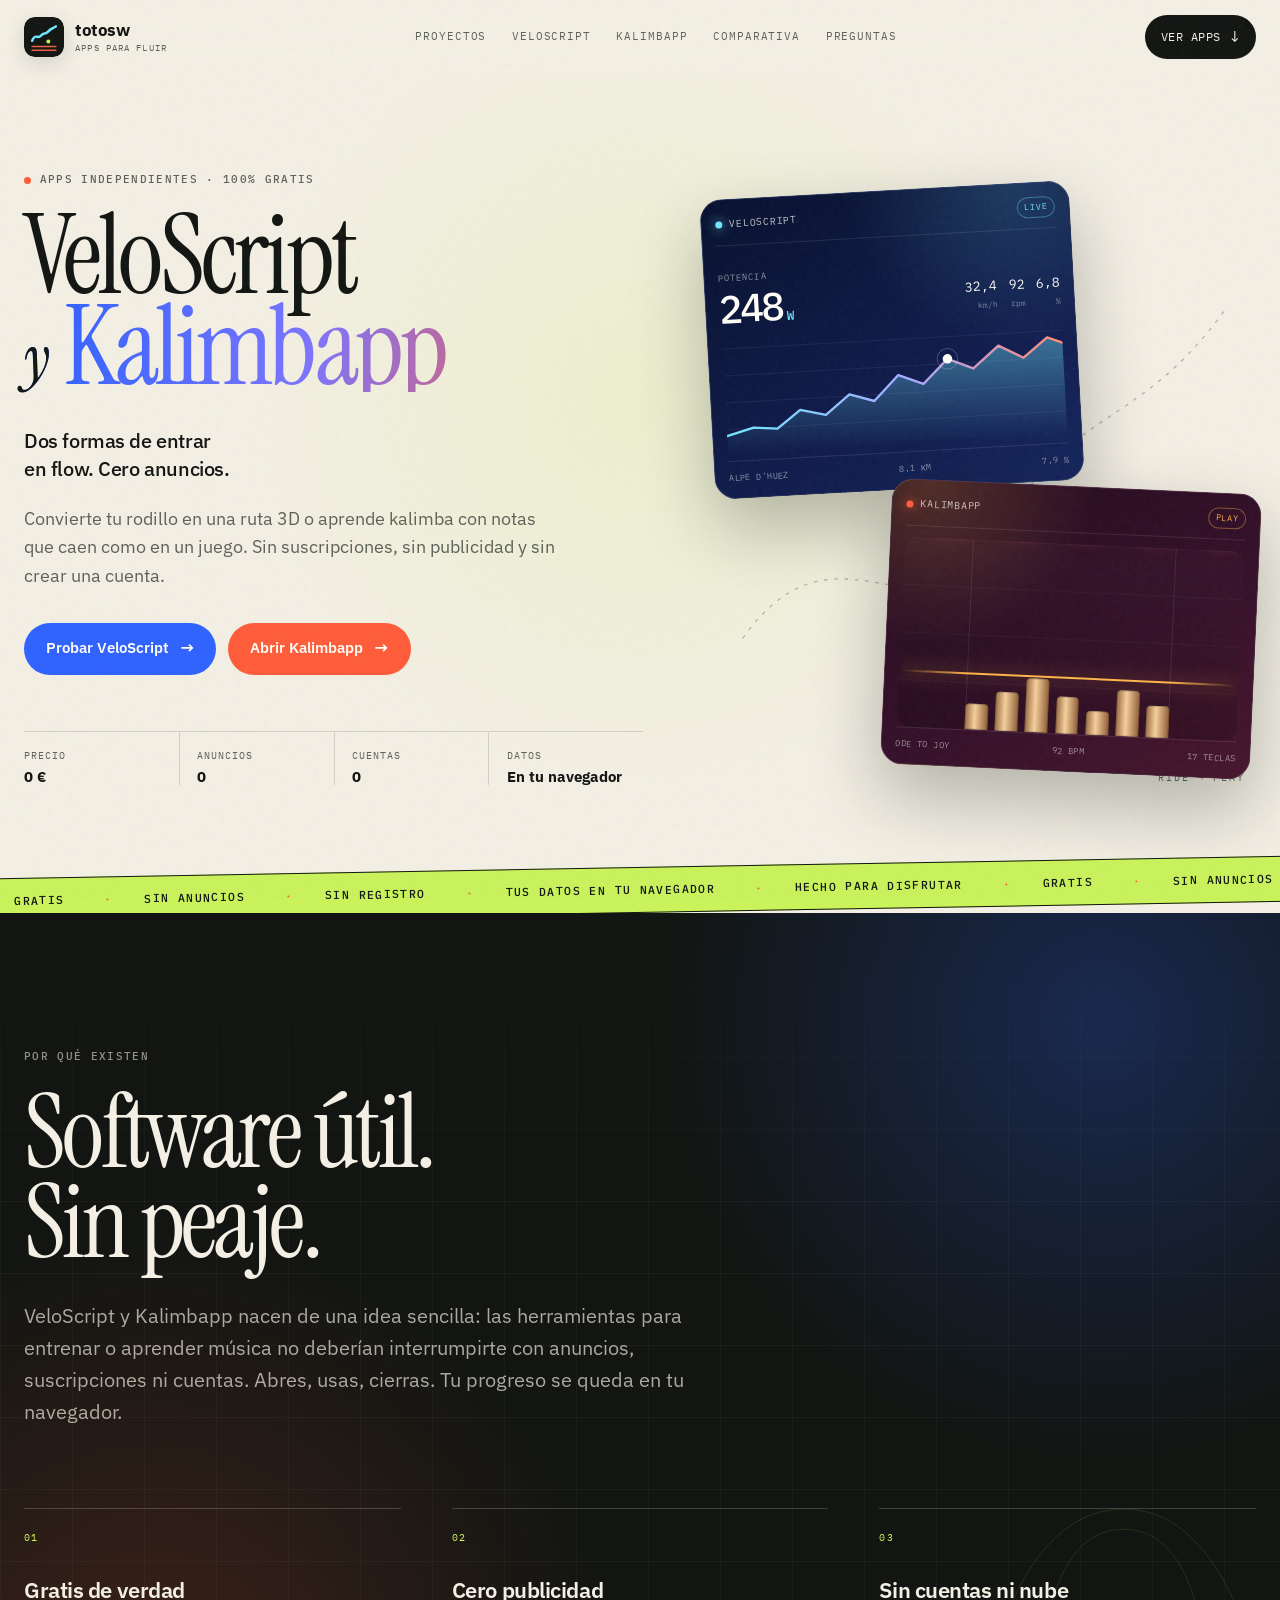
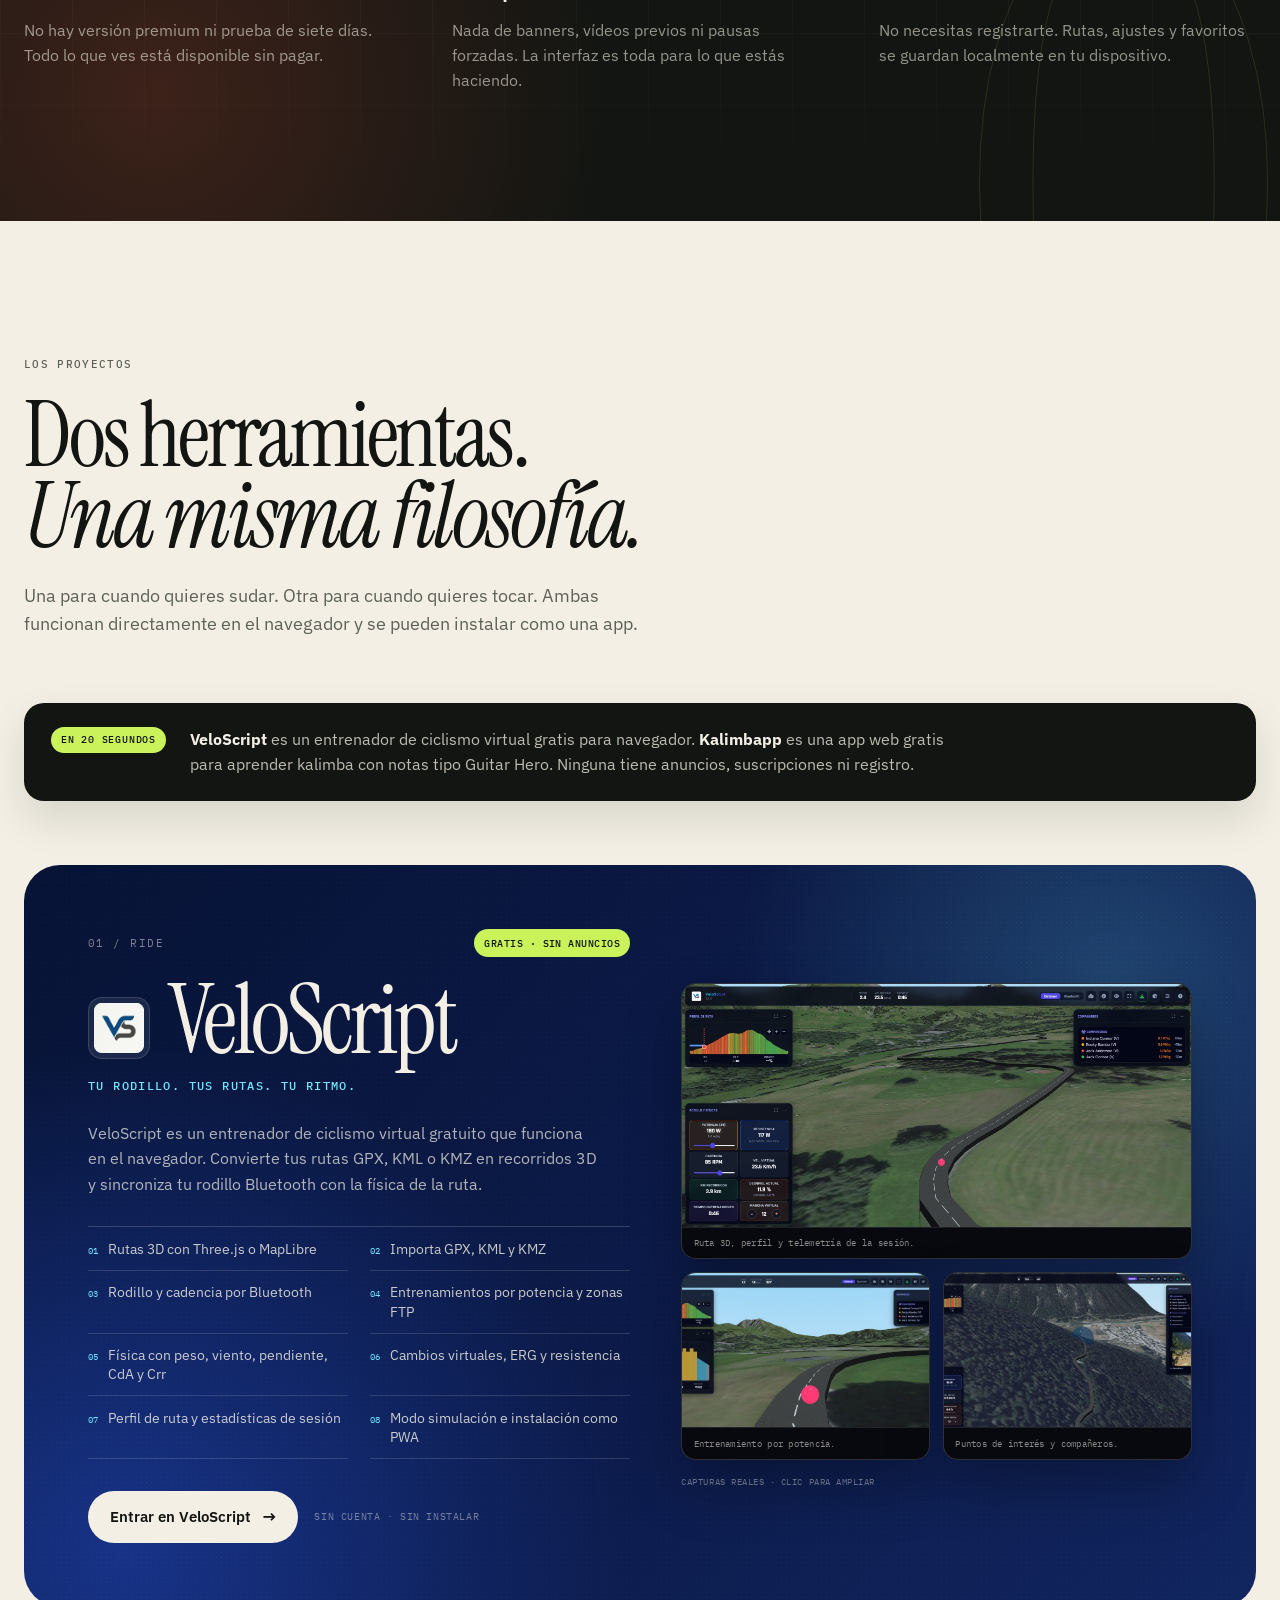
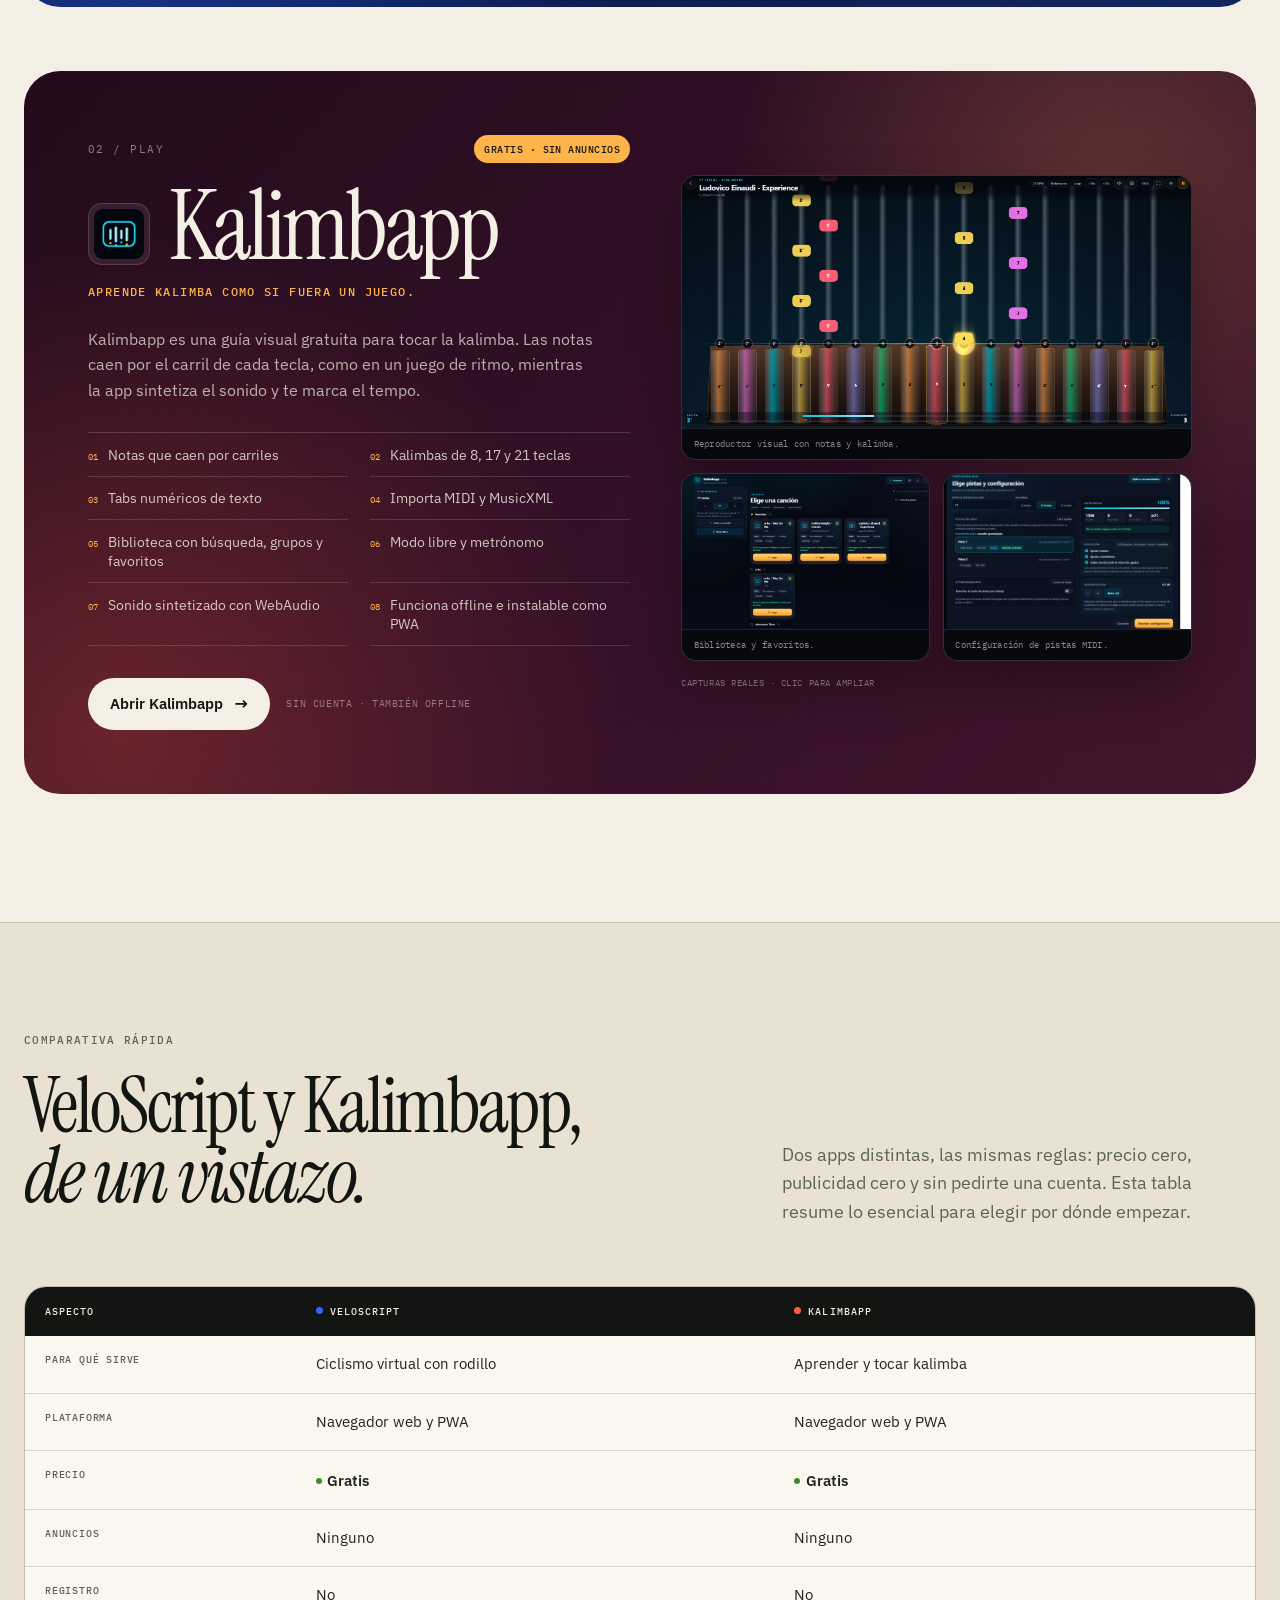
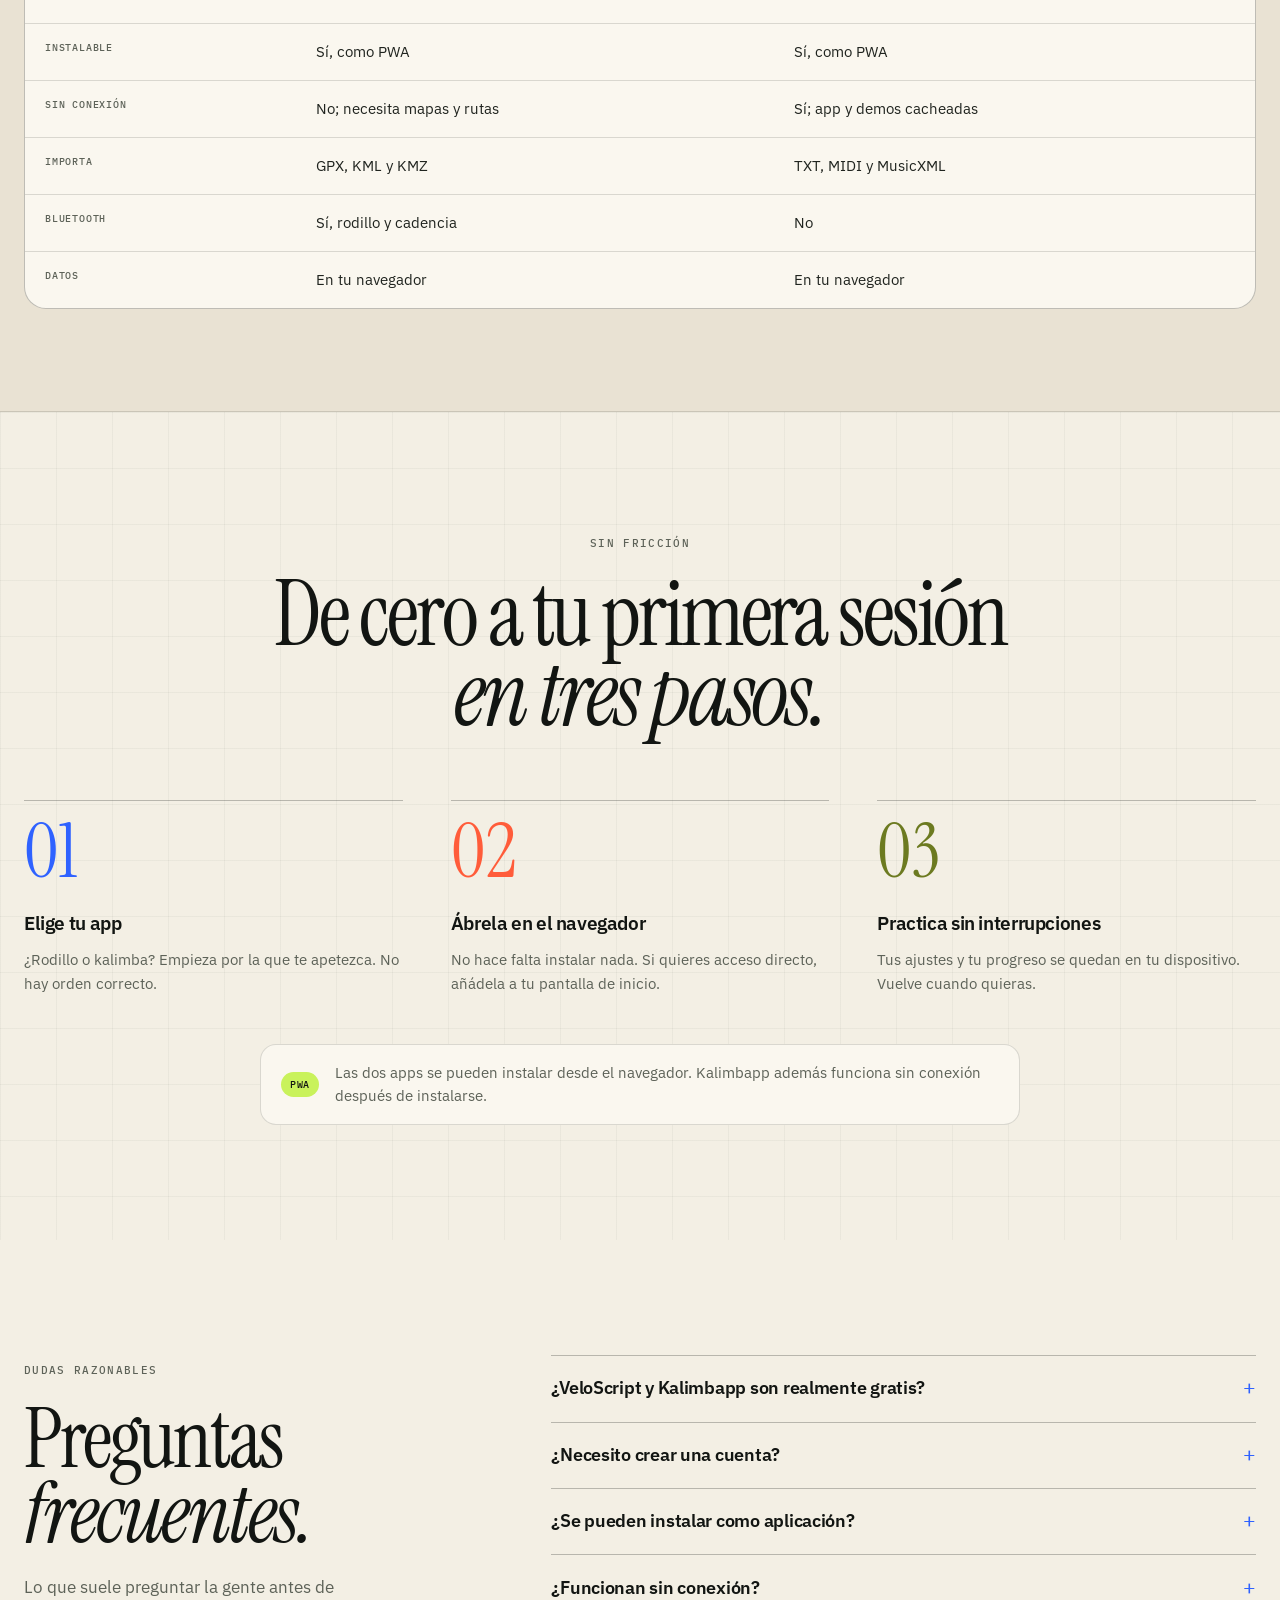
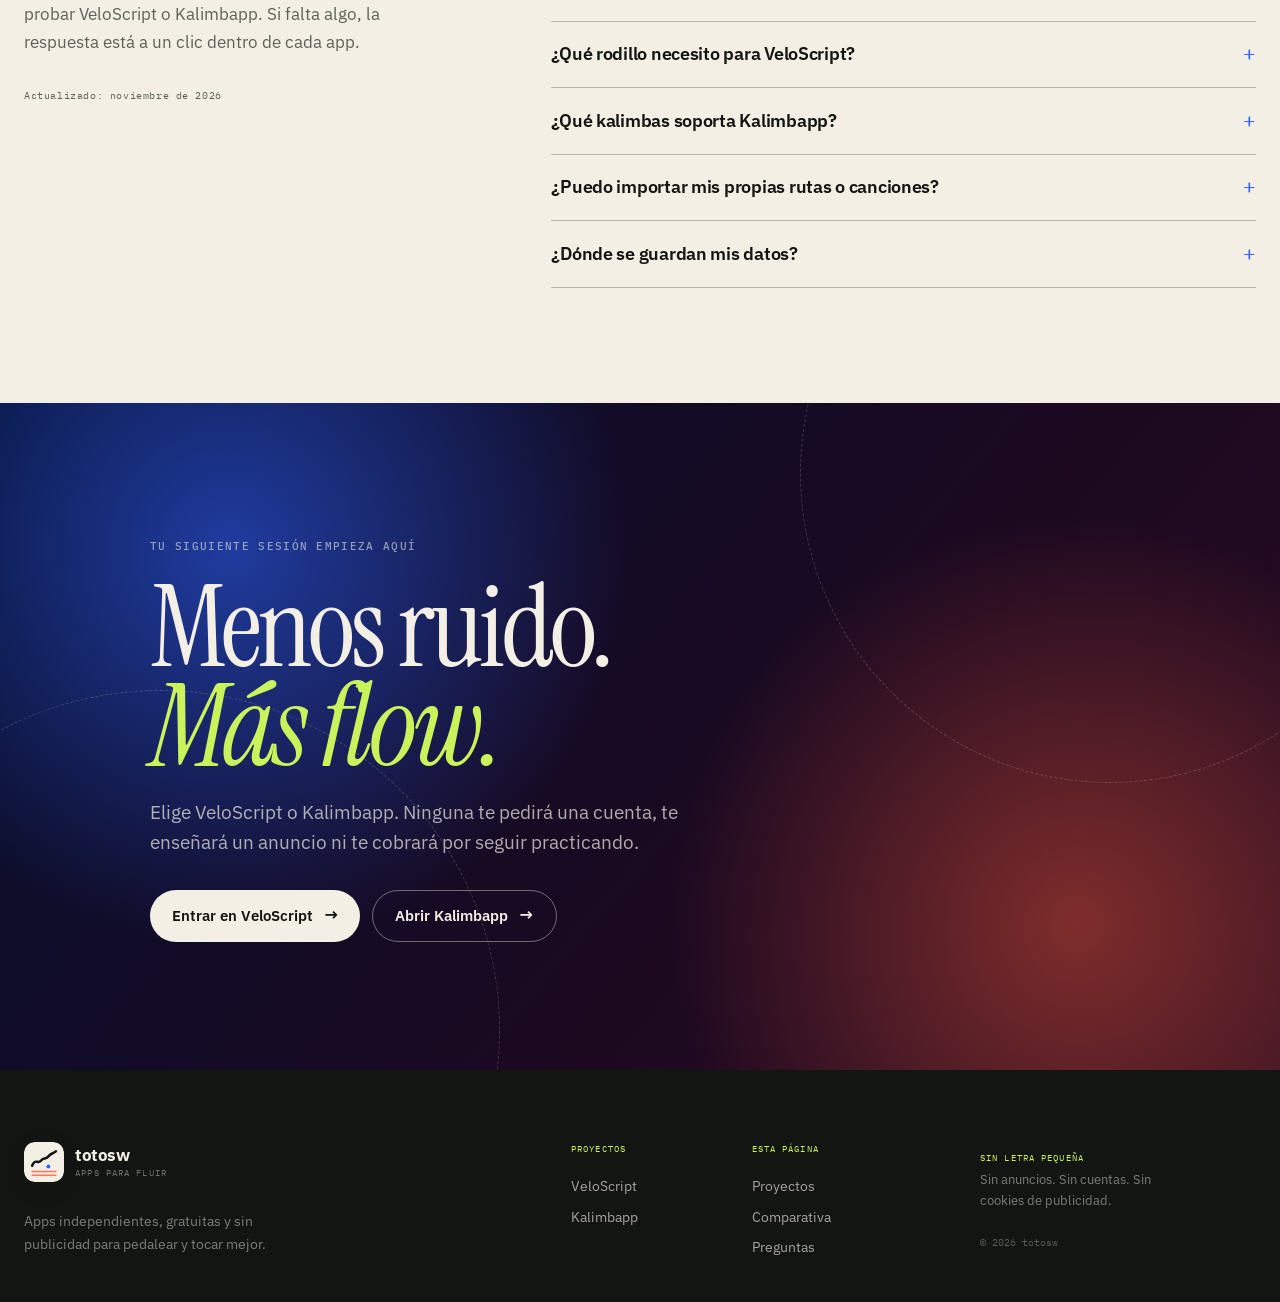
<file: index.html>
<!doctype html>
<html lang="es">
<head>
  <meta charset="utf-8">
  <meta name="viewport" content="width=device-width, initial-scale=1">
  <title>VeloScript y Kalimbapp · Ciclismo y kalimba gratis</title>
  <meta name="description" content="VeloScript convierte tu rodillo en rutas 3D y entrenamientos por potencia. Kalimbapp enseña kalimba con un juego visual. Gratis, sin anuncios ni registro.">
  <meta name="robots" content="index, follow, max-image-preview:large, max-snippet:-1, max-video-preview:-1">
  <link rel="canonical" href="https://totosw.github.io/">
  <meta name="theme-color" content="#121512">

  <meta property="og:type" content="website">
  <meta property="og:site_name" content="totosw">
  <meta property="og:locale" content="es_ES">
  <meta property="og:title" content="VeloScript y Kalimbapp · Ciclismo y kalimba gratis">
  <meta property="og:description" content="Dos apps gratuitas y sin anuncios: entrenamiento de ciclismo virtual y aprendizaje de kalimba con notas tipo juego.">
  <meta property="og:url" content="https://totosw.github.io/">
  <meta property="og:image" content="https://totosw.github.io/assets/og-cover.png">
  <meta property="og:image:width" content="1200">
  <meta property="og:image:height" content="630">
  <meta property="og:image:alt" content="VeloScript y Kalimbapp, dos apps gratuitas y sin anuncios.">
  <meta name="twitter:card" content="summary_large_image">
  <meta name="twitter:title" content="VeloScript y Kalimbapp · Ciclismo y kalimba gratis">
  <meta name="twitter:description" content="Dos apps gratuitas y sin anuncios: entrenamiento de ciclismo virtual y aprendizaje de kalimba con notas tipo juego.">
  <meta name="twitter:image" content="https://totosw.github.io/assets/og-cover.png">

  <link rel="icon" href="assets/favicon.svg" type="image/svg+xml">
  <link rel="alternate" hreflang="es" href="https://totosw.github.io/">
  <link rel="alternate" hreflang="x-default" href="https://totosw.github.io/">

  <link rel="preconnect" href="https://fonts.googleapis.com">
  <link rel="preconnect" href="https://fonts.gstatic.com" crossorigin>
  <link href="https://fonts.googleapis.com/css2?family=IBM+Plex+Mono:wght@400;500&family=IBM+Plex+Sans:wght@400;500;600;700&family=Instrument+Serif:ital@0;1&display=swap" rel="stylesheet">
  <link rel="stylesheet" href="styles.css">

  <script type="application/ld+json">
  {
    "@context": "https://schema.org",
    "@graph": [
      {
        "@type": "WebSite",
        "@id": "https://totosw.github.io/#website",
        "url": "https://totosw.github.io/",
        "name": "totosw",
        "description": "Apps gratuitas y sin anuncios para ciclismo virtual y kalimba.",
        "inLanguage": "es",
        "publisher": { "@id": "https://totosw.github.io/#organization" }
      },
      {
        "@type": "Organization",
        "@id": "https://totosw.github.io/#organization",
        "name": "totosw",
        "url": "https://totosw.github.io/",
        "logo": {
          "@type": "ImageObject",
          "url": "https://totosw.github.io/assets/favicon.svg"
        },
        "description": "Proyectos web independientes, gratuitos y sin publicidad."
      },
      {
        "@type": "WebPage",
        "@id": "https://totosw.github.io/#webpage",
        "url": "https://totosw.github.io/",
        "name": "VeloScript y Kalimbapp · Ciclismo y kalimba gratis",
        "description": "VeloScript convierte tu rodillo en rutas 3D con entrenamientos por potencia. Kalimbapp te enseña kalimba con un juego visual. Gratis, sin anuncios y sin registro.",
        "isPartOf": { "@id": "https://totosw.github.io/#website" },
        "about": [
          { "@id": "https://totosw.github.io/veloscript/#software" },
          { "@id": "https://totosw.github.io/kalimbaka/#software" }
        ],
        "inLanguage": "es",
        "dateModified": "2026-11-06"
      },
      {
        "@type": "SoftwareApplication",
        "@id": "https://totosw.github.io/veloscript/#software",
        "name": "VeloScript",
        "alternateName": "Veloscript",
        "applicationCategory": "SportsApplication",
        "applicationSubCategory": "Entrenador de ciclismo virtual",
        "operatingSystem": "Web",
        "browserRequirements": "Navegador moderno con WebGL. Web Bluetooth para conectar rodillos y sensores.",
        "url": "https://totosw.github.io/veloscript/",
        "image": "https://totosw.github.io/assets/veloscript-mark.png",
        "screenshot": [
          "https://totosw.github.io/veloscript1.jpg",
          "https://totosw.github.io/veloscript2.jpg",
          "https://totosw.github.io/veloscript3.jpg"
        ],
        "description": "Entrenador de ciclismo virtual gratuito para navegador. Convierte rutas GPX, KML y KMZ en recorridos 3D, conecta tu rodillo Bluetooth y entrena con potencia, cadencia y física de la ruta.",
        "isAccessibleForFree": true,
        "offers": {
          "@type": "Offer",
          "price": "0",
          "priceCurrency": "EUR",
          "availability": "https://schema.org/InStock"
        },
        "featureList": [
          "Rutas 3D con Three.js o MapLibre",
          "Importación de GPX, KML y KMZ",
          "Rodillo y cadencia por Bluetooth",
          "Entrenamientos estructurados por potencia y zonas FTP",
          "Física de ciclismo con peso, viento, pendiente, CdA y Crr",
          "Cambios virtuales, modos ERG y resistencia",
          "Estadísticas de sesión y perfil de ruta",
          "Instalable como PWA"
        ],
        "publisher": { "@id": "https://totosw.github.io/#organization" }
      },
      {
        "@type": "SoftwareApplication",
        "@id": "https://totosw.github.io/kalimbaka/#software",
        "name": "Kalimbapp",
        "alternateName": "Kalimbaka",
        "applicationCategory": "MusicApplication",
        "applicationSubCategory": "Aprendizaje de kalimba",
        "operatingSystem": "Web",
        "browserRequirements": "Navegador moderno con WebAudio. Funciona offline tras la instalación.",
        "url": "https://totosw.github.io/kalimbaka/",
        "image": "https://totosw.github.io/assets/kalimbapp-mark.png",
        "screenshot": [
          "https://totosw.github.io/kalimbapp1.jpg",
          "https://totosw.github.io/kalimbapp2.jpg",
          "https://totosw.github.io/kalimbapp3.jpg"
        ],
        "description": "Guía visual gratuita para tocar la kalimba. Las notas caen por el carril de cada tecla, con tabs numéricos, sonido sintetizado, metrónomo e importación de MIDI y MusicXML.",
        "isAccessibleForFree": true,
        "offers": {
          "@type": "Offer",
          "price": "0",
          "priceCurrency": "EUR",
          "availability": "https://schema.org/InStock"
        },
        "featureList": [
          "Guía visual con notas que caen por carriles",
          "Kalimbas de 8, 17 y 21 teclas en Do mayor",
          "Tabs numéricos de texto",
          "Importación de MIDI y MusicXML",
          "Biblioteca con búsqueda, grupos y favoritos",
          "Modo libre, metrónomo y sonido con WebAudio",
          "Calibración de pantalla",
          "Funciona offline y es instalable como PWA"
        ],
        "publisher": { "@id": "https://totosw.github.io/#organization" }
      },
      {
        "@type": "FAQPage",
        "@id": "https://totosw.github.io/#faq",
        "mainEntity": [
          {
            "@type": "Question",
            "name": "¿VeloScript y Kalimbapp son realmente gratis?",
            "acceptedAnswer": {
              "@type": "Answer",
              "text": "Sí. Las dos aplicaciones se pueden usar completas sin pagar, sin suscripción y sin anuncios. No hay una versión premium oculta ni compras dentro de la app."
            }
          },
          {
            "@type": "Question",
            "name": "¿Necesito crear una cuenta para usar VeloScript o Kalimbapp?",
            "acceptedAnswer": {
              "@type": "Answer",
              "text": "No. No hay registro ni inicio de sesión. La configuración, las rutas importadas y los favoritos se guardan en el almacenamiento local del navegador."
            }
          },
          {
            "@type": "Question",
            "name": "¿Se pueden instalar como aplicación?",
            "acceptedAnswer": {
              "@type": "Answer",
              "text": "Sí. Ambas incluyen un manifest PWA y se pueden añadir a la pantalla de inicio desde un navegador compatible. En Android y escritorio aparece la opción de instalar; en iPhone o iPad se usa Compartir y Añadir a pantalla de inicio."
            }
          },
          {
            "@type": "Question",
            "name": "¿Funcionan sin conexión?",
            "acceptedAnswer": {
              "@type": "Answer",
              "text": "Kalimbapp funciona offline después de instalarse: su service worker cachea la aplicación y las canciones de demostración. VeloScript necesita conexión para cargar mapas, teselas y rutas, aunque se puede instalar como acceso directo."
            }
          },
          {
            "@type": "Question",
            "name": "¿Qué rodillo necesito para VeloScript?",
            "acceptedAnswer": {
              "@type": "Answer",
              "text": "VeloScript utiliza Web Bluetooth para conectar rodillos y sensores compatibles. También incluye un modo de simulación para probar la interfaz y la física sin dispositivo."
            }
          },
          {
            "@type": "Question",
            "name": "¿Qué kalimbas soporta Kalimbapp?",
            "acceptedAnswer": {
              "@type": "Answer",
              "text": "Kalimbapp está pensada para kalimbas diatónicas en Do mayor de 8, 17 y 21 teclas. Los tabs de 17 teclas también funcionan en una kalimba de 21."
            }
          },
          {
            "@type": "Question",
            "name": "¿Puedo importar mis propias rutas o canciones?",
            "acceptedAnswer": {
              "@type": "Answer",
              "text": "Sí. VeloScript acepta archivos GPX, KML y KMZ. Kalimbapp acepta tabs de texto, archivos MIDI y partituras MusicXML, además de bibliotecas JSON."
            }
          },
          {
            "@type": "Question",
            "name": "¿Dónde se guardan mis datos?",
            "acceptedAnswer": {
              "@type": "Answer",
              "text": "En tu navegador. Ninguna de las dos aplicaciones necesita un backend para funcionar y no se crea una cuenta en la nube."
            }
          }
        ]
      }
    ]
  }
  </script>
</head>
<body>
  <a class="skip-link" href="#main">Saltar al contenido</a>
  <div class="grain" aria-hidden="true"></div>

  <header class="site-header" id="top">
    <div class="wrap header-inner">
      <a class="brand" href="/" aria-label="totosw, inicio">
        <svg class="brand-mark" viewBox="0 0 64 64" aria-hidden="true">
          <rect width="64" height="64" rx="16" fill="#121512"/>
          <path d="M13 38c5-13 9-2 14-8s7-1 12-7 6-3 12-8" fill="none" stroke="#6fe7ff" stroke-width="4" stroke-linecap="round" stroke-linejoin="round"/>
          <path d="M13 47h38M13 53h38" fill="none" stroke="#ff6846" stroke-width="2.4" stroke-linecap="round" opacity=".9"/>
          <circle cx="39" cy="39" r="3.2" fill="#c9f25b"/>
        </svg>
        <span class="brand-copy">
          <span class="brand-name">totosw</span>
          <span class="brand-sub">apps para fluir</span>
        </span>
      </a>

      <nav class="main-nav" aria-label="Navegación principal">
        <a href="#proyectos">Proyectos</a>
        <a href="#veloscript">VeloScript</a>
        <a href="#kalimbapp">Kalimbapp</a>
        <a href="#comparativa">Comparativa</a>
        <a href="#faq">Preguntas</a>
      </nav>

      <a class="header-cta" href="#proyectos">Ver apps <span aria-hidden="true">↓</span></a>
    </div>
  </header>

  <main id="main">
    <section class="hero" aria-labelledby="hero-title">
      <div class="wrap hero-grid">
        <div class="hero-copy">
          <p class="kicker"><span class="kicker-dot" aria-hidden="true"></span> Apps independientes · 100% gratis</p>
          <h1 id="hero-title">
            <span class="h1-line">VeloScript</span>
            <span class="h1-line h1-line--second"><em>y</em> Kalimbapp</span>
            <span class="h1-sub">Dos formas de entrar en flow. Cero anuncios.</span>
          </h1>
          <p class="hero-lead">Convierte tu rodillo en una ruta 3D o aprende kalimba con notas que caen como en un juego. Sin suscripciones, sin publicidad y sin crear una cuenta.</p>

          <div class="hero-actions">
            <a class="btn btn--ride" href="/veloscript/">Probar VeloScript <span aria-hidden="true">→</span></a>
            <a class="btn btn--play" href="/kalimbaka/">Abrir Kalimbapp <span aria-hidden="true">→</span></a>
          </div>

          <dl class="proof">
            <div><dt>Precio</dt><dd>0 €</dd></div>
            <div><dt>Anuncios</dt><dd>0</dd></div>
            <div><dt>Cuentas</dt><dd>0</dd></div>
            <div><dt>Datos</dt><dd>En tu navegador</dd></div>
          </dl>
        </div>

        <div class="hero-stage" aria-hidden="true">
          <svg class="stage-flow" viewBox="0 0 640 680" fill="none">
            <path d="M42 530C155 370 260 560 340 410C420 260 500 290 602 150" stroke="currentColor" stroke-width="1.5" stroke-dasharray="3 9" stroke-linecap="round"/>
            <circle cx="340" cy="410" r="5" fill="currentColor"/>
          </svg>

          <article class="device device--ride">
            <div class="device-bar">
              <span class="device-dot device-dot--blue"></span>
              <span>VeloScript</span>
              <span class="device-state">LIVE</span>
            </div>
            <div class="ride-hud">
              <div class="ride-power">
                <span class="micro-label">Potencia</span>
                <strong>248<small>W</small></strong>
              </div>
              <div class="ride-splits">
                <span>32,4<small>km/h</small></span>
                <span>92<small>rpm</small></span>
                <span>6,8<small>%</small></span>
              </div>
            </div>
            <svg class="ride-profile" viewBox="0 0 430 150" fill="none">
              <defs>
                <linearGradient id="ride-fill" x1="0" y1="0" x2="0" y2="1">
                  <stop offset="0" stop-color="#6fe7ff" stop-opacity=".42"/>
                  <stop offset="1" stop-color="#6fe7ff" stop-opacity="0"/>
                </linearGradient>
                <linearGradient id="ride-stroke" x1="0" y1="0" x2="1" y2="0">
                  <stop offset="0" stop-color="#6fe7ff"/>
                  <stop offset=".55" stop-color="#a9a8ff"/>
                  <stop offset="1" stop-color="#ff8b6f"/>
                </linearGradient>
              </defs>
              <path d="M0 118H430M0 84H430M0 50H430M0 16H430" stroke="#8fa8d8" stroke-opacity=".13"/>
              <path d="M0 126L34 117L64 120L94 98L126 106L157 82L188 92L220 61L251 74L283 44L315 58L348 31L379 48L410 24L430 32V150H0Z" fill="url(#ride-fill)"/>
              <path d="M0 126L34 117L64 120L94 98L126 106L157 82L188 92L220 61L251 74L283 44L315 58L348 31L379 48L410 24L430 32" stroke="url(#ride-stroke)" stroke-width="3" stroke-linecap="round" stroke-linejoin="round"/>
              <circle cx="283" cy="44" r="6" fill="#fffdf7"/>
              <circle cx="283" cy="44" r="13" stroke="#fffdf7" stroke-opacity=".28"/>
            </svg>
            <div class="device-foot">
              <span>Alpe d'Huez</span>
              <span>8,1 km</span>
              <span>7,9 %</span>
            </div>
          </article>

          <article class="device device--play">
            <div class="device-bar">
              <span class="device-dot device-dot--coral"></span>
              <span>Kalimbapp</span>
              <span class="device-state device-state--amber">PLAY</span>
            </div>
            <div class="play-stage">
              <div class="play-lanes">
                <span class="note note--1"></span>
                <span class="note note--2"></span>
                <span class="note note--3"></span>
                <span class="note note--4"></span>
                <span class="note note--5"></span>
              </div>
              <div class="hit-line"></div>
              <div class="tines">
                <i style="--h:38%"></i><i style="--h:58%"></i><i style="--h:80%"></i><i style="--h:55%"></i><i style="--h:36%"></i><i style="--h:68%"></i><i style="--h:48%"></i>
              </div>
            </div>
            <div class="device-foot">
              <span>Ode to Joy</span>
              <span>92 BPM</span>
              <span>17 teclas</span>
            </div>
          </article>

          <span class="stage-caption">RIDE <b>→</b> PLAY</span>
        </div>
      </div>
    </section>

    <div class="ticker" aria-hidden="true">
      <div class="ticker-track">
        <span>Gratis</span><span>Sin anuncios</span><span>Sin registro</span><span>Tus datos en tu navegador</span><span>Hecho para disfrutar</span>
        <span>Gratis</span><span>Sin anuncios</span><span>Sin registro</span><span>Tus datos en tu navegador</span><span>Hecho para disfrutar</span>
      </div>
    </div>

    <section class="manifesto" aria-labelledby="manifesto-title">
      <span class="manifesto-zero" aria-hidden="true">0</span>
      <div class="wrap">
        <p class="kicker kicker--light">Por qué existen</p>
        <h2 id="manifesto-title">Software útil.<br>Sin peaje.</h2>
        <p class="manifesto-lead">VeloScript y Kalimbapp nacen de una idea sencilla: las herramientas para entrenar o aprender música no deberían interrumpirte con anuncios, suscripciones ni cuentas. Abres, usas, cierras. Tu progreso se queda en tu navegador.</p>
        <div class="pillars">
          <article>
            <span class="pillar-num">01</span>
            <h3>Gratis de verdad</h3>
            <p>No hay versión premium ni prueba de siete días. Todo lo que ves está disponible sin pagar.</p>
          </article>
          <article>
            <span class="pillar-num">02</span>
            <h3>Cero publicidad</h3>
            <p>Nada de banners, vídeos previos ni pausas forzadas. La interfaz es toda para lo que estás haciendo.</p>
          </article>
          <article>
            <span class="pillar-num">03</span>
            <h3>Sin cuentas ni nube</h3>
            <p>No necesitas registrarte. Rutas, ajustes y favoritos se guardan localmente en tu dispositivo.</p>
          </article>
        </div>
      </div>
    </section>

    <section class="projects" id="proyectos" aria-labelledby="projects-title">
      <div class="wrap">
        <header class="section-head">
          <p class="kicker">Los proyectos</p>
          <h2 id="projects-title">Dos herramientas.<br><em>Una misma filosofía.</em></h2>
          <p>Una para cuando quieres sudar. Otra para cuando quieres tocar. Ambas funcionan directamente en el navegador y se pueden instalar como una app.</p>
        </header>

        <div class="quick-answer">
          <span class="quick-answer-label">En 20 segundos</span>
          <p><strong>VeloScript</strong> es un entrenador de ciclismo virtual gratis para navegador. <strong>Kalimbapp</strong> es una app web gratis para aprender kalimba con notas tipo Guitar Hero. Ninguna tiene anuncios, suscripciones ni registro.</p>
        </div>

        <article class="project project--ride" id="veloscript">
          <div class="project-copy">
            <div class="project-meta">
              <span class="project-num">01 / RIDE</span>
              <span class="free-badge">Gratis · Sin anuncios</span>
            </div>
            <div class="project-title">
              <img class="project-icon" src="assets/veloscript-mark.png" alt="Logotipo de VeloScript" width="56" height="56" loading="lazy">
              <h2>VeloScript</h2>
            </div>
            <p class="project-tagline">Tu rodillo. Tus rutas. Tu ritmo.</p>
            <p class="project-answer">VeloScript es un entrenador de ciclismo virtual gratuito que funciona en el navegador. Convierte tus rutas GPX, KML o KMZ en recorridos 3D y sincroniza tu rodillo Bluetooth con la física de la ruta.</p>
            <ul class="feature-list">
              <li><span>01</span>Rutas 3D con Three.js o MapLibre</li>
              <li><span>02</span>Importa GPX, KML y KMZ</li>
              <li><span>03</span>Rodillo y cadencia por Bluetooth</li>
              <li><span>04</span>Entrenamientos por potencia y zonas FTP</li>
              <li><span>05</span>Física con peso, viento, pendiente, CdA y Crr</li>
              <li><span>06</span>Cambios virtuales, ERG y resistencia</li>
              <li><span>07</span>Perfil de ruta y estadísticas de sesión</li>
              <li><span>08</span>Modo simulación e instalación como PWA</li>
            </ul>
            <div class="project-actions">
              <a class="btn btn--light" href="/veloscript/">Entrar en VeloScript <span aria-hidden="true">→</span></a>
              <span class="action-note">Sin cuenta · Sin instalar</span>
            </div>
          </div>

          <div class="project-gallery" role="group" aria-label="Capturas de pantalla de VeloScript">
            <figure class="shot shot--main">
              <a class="shot-link" href="veloscript1.jpg" target="_blank" rel="noopener" aria-label="Abrir captura de VeloScript en tamaño completo">
                <img src="veloscript1.jpg" alt="VeloScript mostrando una ruta 3D con el perfil de elevación, la potencia, la cadencia y los compañeros virtuales." width="1896" height="903" loading="lazy" decoding="async">
              </a>
              <figcaption>Ruta 3D, perfil y telemetría de la sesión.</figcaption>
            </figure>
            <div class="shot-pair">
              <figure class="shot">
                <a class="shot-link" href="veloscript2.jpg" target="_blank" rel="noopener" aria-label="Abrir captura del entrenamiento de VeloScript en tamaño completo">
                  <img src="veloscript2.jpg" alt="Pantalla de VeloScript con un entrenamiento estructurado por potencia sobre la ruta 3D." width="1896" height="899" loading="lazy" decoding="async">
                </a>
                <figcaption>Entrenamiento por potencia.</figcaption>
              </figure>
              <figure class="shot">
                <a class="shot-link" href="veloscript3.jpg" target="_blank" rel="noopener" aria-label="Abrir captura de VeloScript con puntos de interés en tamaño completo">
                  <img src="veloscript3.jpg" alt="Vista MapLibre de VeloScript con puntos de interés, compañeros y perfil de ruta." width="1899" height="931" loading="lazy" decoding="async">
                </a>
                <figcaption>Puntos de interés y compañeros.</figcaption>
              </figure>
            </div>
            <p class="gallery-note">Capturas reales · clic para ampliar</p>
          </div>
        </article>

        <article class="project project--play" id="kalimbapp">
          <div class="project-copy">
            <div class="project-meta">
              <span class="project-num">02 / PLAY</span>
              <span class="free-badge free-badge--play">Gratis · Sin anuncios</span>
            </div>
            <div class="project-title">
              <img class="project-icon" src="assets/kalimbapp-mark.png" alt="Icono de Kalimbapp" width="56" height="56" loading="lazy">
              <h2>Kalimbapp</h2>
            </div>
            <p class="project-tagline">Aprende kalimba como si fuera un juego.</p>
            <p class="project-answer">Kalimbapp es una guía visual gratuita para tocar la kalimba. Las notas caen por el carril de cada tecla, como en un juego de ritmo, mientras la app sintetiza el sonido y te marca el tempo.</p>
            <ul class="feature-list">
              <li><span>01</span>Notas que caen por carriles</li>
              <li><span>02</span>Kalimbas de 8, 17 y 21 teclas</li>
              <li><span>03</span>Tabs numéricos de texto</li>
              <li><span>04</span>Importa MIDI y MusicXML</li>
              <li><span>05</span>Biblioteca con búsqueda, grupos y favoritos</li>
              <li><span>06</span>Modo libre y metrónomo</li>
              <li><span>07</span>Sonido sintetizado con WebAudio</li>
              <li><span>08</span>Funciona offline e instalable como PWA</li>
            </ul>
            <div class="project-actions">
              <a class="btn btn--light" href="/kalimbaka/">Abrir Kalimbapp <span aria-hidden="true">→</span></a>
              <span class="action-note">Sin cuenta · También offline</span>
            </div>
          </div>

          <div class="project-gallery" role="group" aria-label="Capturas de pantalla de Kalimbapp">
            <figure class="shot shot--main">
              <a class="shot-link" href="kalimbapp3.jpg" target="_blank" rel="noopener" aria-label="Abrir captura del reproductor de Kalimbapp en tamaño completo">
                <img src="kalimbapp3.jpg" alt="Reproductor de Kalimbapp con las notas cayendo por los carriles de una kalimba de 17 teclas." width="1903" height="943" loading="lazy" decoding="async">
              </a>
              <figcaption>Reproductor visual con notas y kalimba.</figcaption>
            </figure>
            <div class="shot-pair">
              <figure class="shot">
                <a class="shot-link" href="kalimbapp1.jpg" target="_blank" rel="noopener" aria-label="Abrir captura de la biblioteca de Kalimbapp en tamaño completo">
                  <img src="kalimbapp1.jpg" alt="Biblioteca de Kalimbapp con canciones agrupadas, búsqueda y selector de kalimba de 17 teclas." width="1771" height="943" loading="lazy" decoding="async">
                </a>
                <figcaption>Biblioteca y favoritos.</figcaption>
              </figure>
              <figure class="shot">
                <a class="shot-link" href="kalimbapp2.jpg" target="_blank" rel="noopener" aria-label="Abrir captura del configurador MIDI de Kalimbapp en tamaño completo">
                  <img src="kalimbapp2.jpg" alt="Configurador de MIDI de Kalimbapp con pistas, transposición y reducción de notas." width="1152" height="785" loading="lazy" decoding="async">
                </a>
                <figcaption>Configuración de pistas MIDI.</figcaption>
              </figure>
            </div>
            <p class="gallery-note">Capturas reales · clic para ampliar</p>
          </div>
        </article>
      </div>
    </section>

    <section class="compare" id="comparativa" aria-labelledby="compare-title">
      <div class="wrap">
        <header class="section-head section-head--split">
          <div>
            <p class="kicker">Comparativa rápida</p>
            <h2 id="compare-title">VeloScript y Kalimbapp,<br><em>de un vistazo.</em></h2>
          </div>
          <p>Dos apps distintas, las mismas reglas: precio cero, publicidad cero y sin pedirte una cuenta. Esta tabla resume lo esencial para elegir por dónde empezar.</p>
        </header>

        <div class="table-wrap">
          <table>
            <caption>Comparativa de VeloScript y Kalimbapp</caption>
            <thead>
              <tr>
                <th scope="col">Aspecto</th>
                <th scope="col"><span class="th-dot th-dot--ride"></span>VeloScript</th>
                <th scope="col"><span class="th-dot th-dot--play"></span>Kalimbapp</th>
              </tr>
            </thead>
            <tbody>
              <tr><th scope="row">Para qué sirve</th><td>Ciclismo virtual con rodillo</td><td>Aprender y tocar kalimba</td></tr>
              <tr><th scope="row">Plataforma</th><td>Navegador web y PWA</td><td>Navegador web y PWA</td></tr>
              <tr><th scope="row">Precio</th><td><span class="yes">Gratis</span></td><td><span class="yes">Gratis</span></td></tr>
              <tr><th scope="row">Anuncios</th><td>Ninguno</td><td>Ninguno</td></tr>
              <tr><th scope="row">Registro</th><td>No</td><td>No</td></tr>
              <tr><th scope="row">Instalable</th><td>Sí, como PWA</td><td>Sí, como PWA</td></tr>
              <tr><th scope="row">Sin conexión</th><td>No; necesita mapas y rutas</td><td>Sí; app y demos cacheadas</td></tr>
              <tr><th scope="row">Importa</th><td>GPX, KML y KMZ</td><td>TXT, MIDI y MusicXML</td></tr>
              <tr><th scope="row">Bluetooth</th><td>Sí, rodillo y cadencia</td><td>No</td></tr>
              <tr><th scope="row">Datos</th><td>En tu navegador</td><td>En tu navegador</td></tr>
            </tbody>
          </table>
        </div>
      </div>
    </section>

    <section class="start" aria-labelledby="start-title">
      <div class="wrap">
        <header class="section-head section-head--center">
          <p class="kicker">Sin fricción</p>
          <h2 id="start-title">De cero a tu primera sesión<br><em>en tres pasos.</em></h2>
        </header>
        <div class="steps">
          <article>
            <span class="step-num">01</span>
            <h3>Elige tu app</h3>
            <p>¿Rodillo o kalimba? Empieza por la que te apetezca. No hay orden correcto.</p>
          </article>
          <article>
            <span class="step-num">02</span>
            <h3>Ábrela en el navegador</h3>
            <p>No hace falta instalar nada. Si quieres acceso directo, añádela a tu pantalla de inicio.</p>
          </article>
          <article>
            <span class="step-num">03</span>
            <h3>Practica sin interrupciones</h3>
            <p>Tus ajustes y tu progreso se quedan en tu dispositivo. Vuelve cuando quieras.</p>
          </article>
        </div>
        <div class="install-note">
          <span class="install-note-tag">PWA</span>
          <p>Las dos apps se pueden instalar desde el navegador. Kalimbapp además funciona sin conexión después de instalarse.</p>
        </div>
      </div>
    </section>

    <section class="faq" id="faq" aria-labelledby="faq-title">
      <div class="wrap faq-grid">
        <header class="faq-head">
          <p class="kicker">Dudas razonables</p>
          <h2 id="faq-title">Preguntas<br><em>frecuentes.</em></h2>
          <p>Lo que suele preguntar la gente antes de probar VeloScript o Kalimbapp. Si falta algo, la respuesta está a un clic dentro de cada app.</p>
          <p class="updated">Actualizado: <time datetime="2026-11-06">noviembre de 2026</time></p>
        </header>
        <div class="faq-list">
          <details class="faq-item">
            <summary>¿VeloScript y Kalimbapp son realmente gratis?</summary>
            <p>Sí. Las dos aplicaciones se pueden usar completas sin pagar, sin suscripción y sin anuncios. No hay una versión premium oculta ni compras dentro de la app.</p>
          </details>
          <details class="faq-item">
            <summary>¿Necesito crear una cuenta?</summary>
            <p>No. No hay registro ni inicio de sesión. La configuración, las rutas importadas y los favoritos se guardan en el almacenamiento local del navegador.</p>
          </details>
          <details class="faq-item">
            <summary>¿Se pueden instalar como aplicación?</summary>
            <p>Sí. Ambas incluyen un manifest PWA y se pueden añadir a la pantalla de inicio desde un navegador compatible. En Android y escritorio aparece la opción de instalar; en iPhone o iPad se usa Compartir y Añadir a pantalla de inicio.</p>
          </details>
          <details class="faq-item">
            <summary>¿Funcionan sin conexión?</summary>
            <p>Kalimbapp funciona offline después de instalarse: su service worker cachea la aplicación y las canciones de demostración. VeloScript necesita conexión para cargar mapas, teselas y rutas, aunque se puede instalar como acceso directo.</p>
          </details>
          <details class="faq-item">
            <summary>¿Qué rodillo necesito para VeloScript?</summary>
            <p>VeloScript utiliza Web Bluetooth para conectar rodillos y sensores compatibles. También incluye un modo de simulación para probar la interfaz y la física sin dispositivo.</p>
          </details>
          <details class="faq-item">
            <summary>¿Qué kalimbas soporta Kalimbapp?</summary>
            <p>Kalimbapp está pensada para kalimbas diatónicas en Do mayor de 8, 17 y 21 teclas. Los tabs de 17 teclas también funcionan en una kalimba de 21.</p>
          </details>
          <details class="faq-item">
            <summary>¿Puedo importar mis propias rutas o canciones?</summary>
            <p>Sí. VeloScript acepta archivos GPX, KML y KMZ. Kalimbapp acepta tabs de texto, archivos MIDI y partituras MusicXML, además de bibliotecas JSON.</p>
          </details>
          <details class="faq-item">
            <summary>¿Dónde se guardan mis datos?</summary>
            <p>En tu navegador. Ninguna de las dos aplicaciones necesita un backend para funcionar y no se crea una cuenta en la nube.</p>
          </details>
        </div>
      </div>
    </section>

    <section class="closing" aria-labelledby="closing-title">
      <div class="closing-orbit closing-orbit--ride" aria-hidden="true"></div>
      <div class="closing-orbit closing-orbit--play" aria-hidden="true"></div>
      <div class="wrap closing-inner">
        <p class="kicker kicker--light">Tu siguiente sesión empieza aquí</p>
        <h2 id="closing-title">Menos ruido.<br><em>Más flow.</em></h2>
        <p>Elige VeloScript o Kalimbapp. Ninguna te pedirá una cuenta, te enseñará un anuncio ni te cobrará por seguir practicando.</p>
        <div class="closing-actions">
          <a class="btn btn--light" href="/veloscript/">Entrar en VeloScript <span aria-hidden="true">→</span></a>
          <a class="btn btn--ghost" href="/kalimbaka/">Abrir Kalimbapp <span aria-hidden="true">→</span></a>
        </div>
      </div>
    </section>
  </main>

  <footer class="site-footer">
    <div class="wrap footer-grid">
      <div class="footer-brand">
        <a class="brand brand--footer" href="#top" aria-label="Volver arriba">
          <svg class="brand-mark" viewBox="0 0 64 64" aria-hidden="true">
            <rect width="64" height="64" rx="16" fill="#f3efe4"/>
            <path d="M13 38c5-13 9-2 14-8s7-1 12-7 6-3 12-8" fill="none" stroke="#121512" stroke-width="4" stroke-linecap="round" stroke-linejoin="round"/>
            <path d="M13 47h38M13 53h38" fill="none" stroke="#ff6846" stroke-width="2.4" stroke-linecap="round" opacity=".9"/>
            <circle cx="39" cy="39" r="3.2" fill="#2f62ff"/>
          </svg>
          <span class="brand-copy">
            <span class="brand-name">totosw</span>
            <span class="brand-sub">apps para fluir</span>
          </span>
        </a>
        <p>Apps independientes, gratuitas y sin publicidad para pedalear y tocar mejor.</p>
      </div>
      <nav class="footer-nav" aria-label="Enlaces del pie">
        <div>
          <span class="footer-title">Proyectos</span>
          <a href="/veloscript/">VeloScript</a>
          <a href="/kalimbaka/">Kalimbapp</a>
        </div>
        <div>
          <span class="footer-title">Esta página</span>
          <a href="#proyectos">Proyectos</a>
          <a href="#comparativa">Comparativa</a>
          <a href="#faq">Preguntas</a>
        </div>
      </nav>
      <div class="footer-note">
        <span class="footer-title">Sin letra pequeña</span>
        <p>Sin anuncios. Sin cuentas. Sin cookies de publicidad.</p>
        <p>© 2026 totosw</p>
      </div>
    </div>
  </footer>

  <script src="landing.js" defer></script>
</body>
</html>
</file>
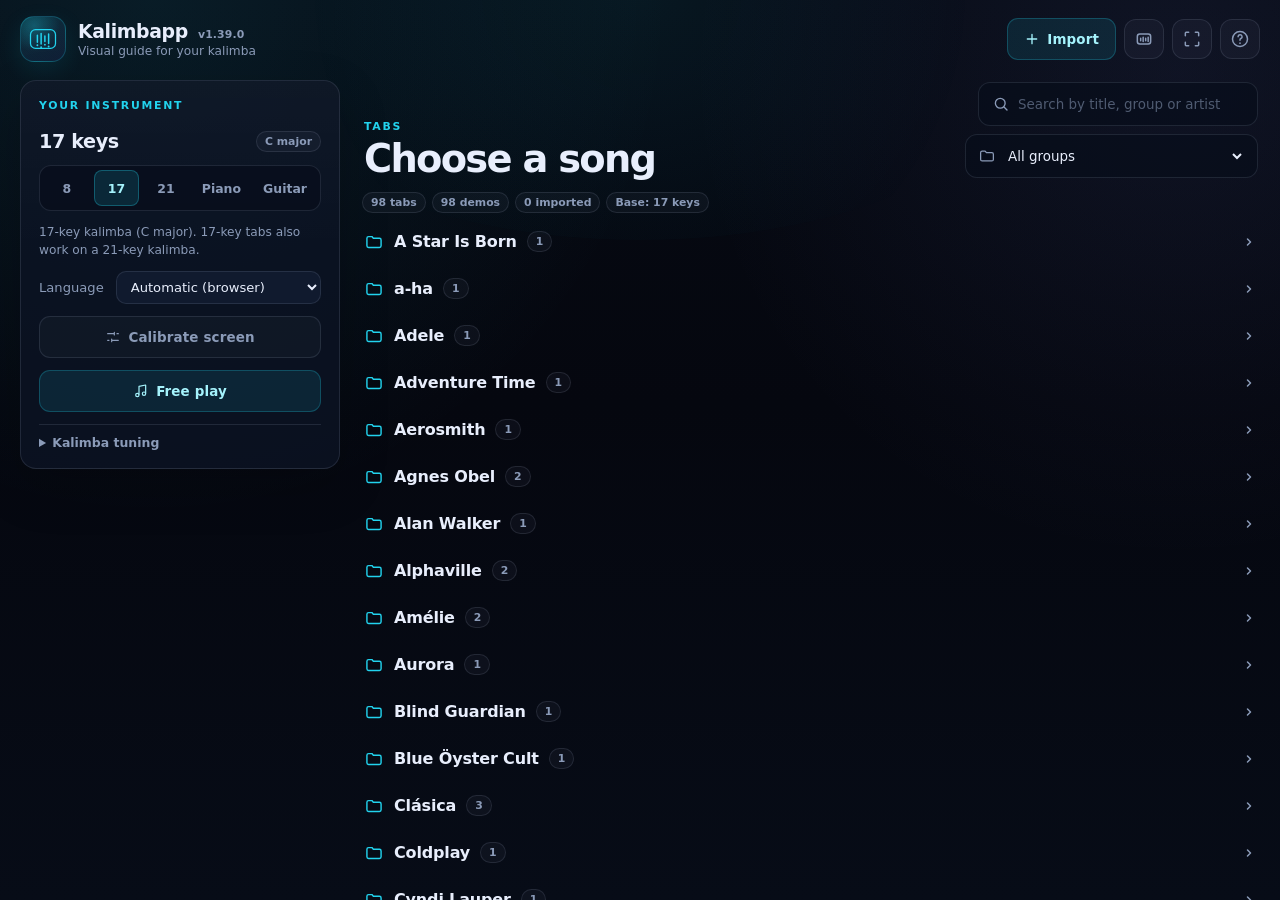
<file: kalimbaka/index.html>
<!doctype html>
<html lang="es" data-beasties-container>
  <head>
    <meta charset="utf-8">
    <title>Kalimbapp · Guía visual para kalimba</title>
    <base href="/kalimbaka/">
    <meta name="viewport" content="width=device-width, initial-scale=1, maximum-scale=1, user-scalable=no, viewport-fit=cover">
    <meta name="description" content="Guía visual tipo Guitar Hero para tocar la kalimba con tabs numéricos. Compatible con kalimbas de 8, 17 y 21 teclas.">
    <meta name="theme-color" content="#05070f">
    <meta name="mobile-web-app-capable" content="yes">
    <meta name="apple-mobile-web-app-capable" content="yes">
    <meta name="apple-mobile-web-app-status-bar-style" content="black-translucent">
    <meta name="apple-mobile-web-app-title" content="Kalimbapp">
    <link rel="icon" type="image/png" sizes="32x32" href="favicon-32x32.png">
    <link rel="apple-touch-icon" href="icons/icon-180x180.png">
    <link rel="manifest" href="manifest.webmanifest">
  <style>:root{--bg:#05070f;--bg-soft:#080d1a;--panel:#0c1424;--panel-2:#101a2e;--line:rgba(148, 163, 184, .16);--line-strong:rgba(148, 163, 184, .28);--text:#e8eefc;--muted:#8b9bb8;--cyan:#22d3ee;--blue:#60a5fa;--green:#4ade80;--amber:#fbbf24;--red:#f87171;--pink:#f472b6;--radius:16px;--font:"Inter", "Segoe UI", system-ui, -apple-system, BlinkMacSystemFont, sans-serif;color-scheme:dark}*,*:before,*:after{box-sizing:border-box;-webkit-user-select:none;user-select:none}html,body{width:100%;height:100%;margin:0;padding:0;overflow:hidden;background:var(--bg);color:var(--text);font-family:var(--font);-webkit-font-smoothing:antialiased;text-rendering:optimizeLegibility;-webkit-user-select:none;user-select:none;-webkit-touch-callout:none}body{overscroll-behavior:none}app-root{display:block;width:100%;height:100%}*{scrollbar-width:thin;scrollbar-color:rgba(148,163,184,.35) transparent}*::-webkit-scrollbar{width:8px;height:8px}*::-webkit-scrollbar-thumb{border-radius:99px;background:#94a3b84d}@media(prefers-reduced-motion:reduce){*,*:before,*:after{animation-duration:.001ms!important;animation-iteration-count:1!important;scroll-behavior:auto!important;transition-duration:.001ms!important}}</style><link rel="stylesheet" href="styles-ZGUC7LS3.css" media="print" data-beasties-media="all"><noscript><link rel="stylesheet" href="styles-ZGUC7LS3.css"></noscript></head>
  <body>
    <app-root></app-root>
    <noscript>Activa JavaScript para usar Kalimbapp. · Enable JavaScript to use Kalimbapp.</noscript>
  <script src="main-2TGLZ2JY.js" type="module"></script><script>document.querySelectorAll('link[data-beasties-media]').forEach(function(l){l.media=l.getAttribute('data-beasties-media');l.removeAttribute('data-beasties-media')})</script></body>
</html>
</file>
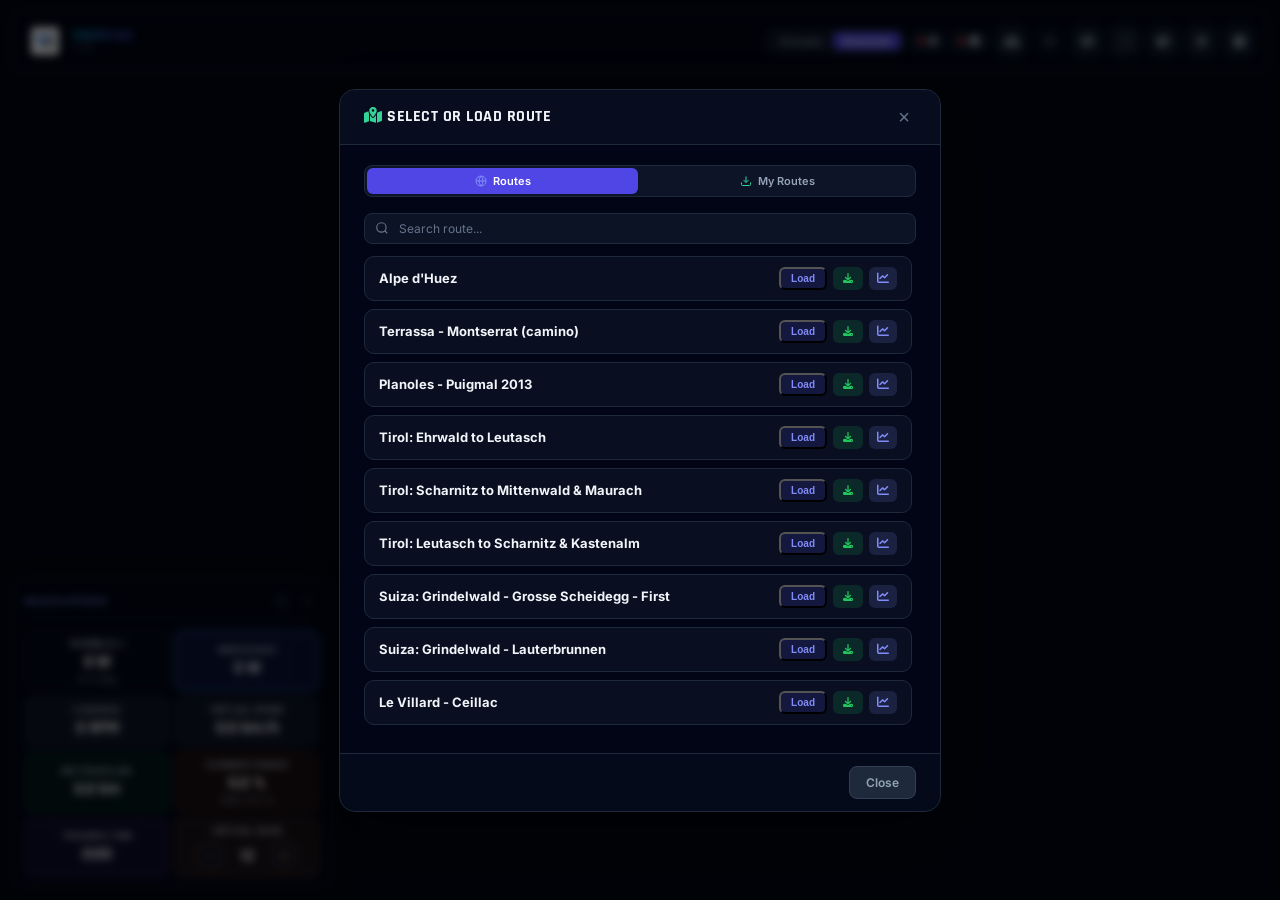
<file: veloscript/index.html>
<!doctype html>
<html lang="en" data-beasties-container>
<head>
  <meta charset="utf-8">
  <title>Veloscript</title>
  <base href="/veloscript/">
  <meta name="viewport" content="width=device-width, initial-scale=1">
  <meta name="theme-color" content="#030712">
  <meta name="mobile-web-app-capable" content="yes">
  <meta name="apple-mobile-web-app-capable" content="yes">
  <meta name="apple-mobile-web-app-status-bar-style" content="black-translucent">
  <meta name="apple-mobile-web-app-title" content="VeloScript">
  <link rel="manifest" href="manifest.webmanifest">
  <link rel="icon" type="image/png" href="assets/logo-64.png">
  <link rel="apple-touch-icon" href="assets/icons/icon-180.png">
  <link rel="stylesheet" href="https://cdnjs.cloudflare.com/ajax/libs/font-awesome/6.4.0/css/all.min.css">
  <link rel="stylesheet" href="https://fonts.googleapis.com/css2?family=Rajdhani:wght@500;600;700&amp;family=Inter:wght@300;400;500;600&amp;display=swap">
<style>html,body{margin:0;padding:0;width:100%;height:100%;overflow-x:hidden}</style><link rel="stylesheet" href="styles-YTQIXIRG.css" media="print" onload="this.media='all'"><noscript><link rel="stylesheet" href="styles-YTQIXIRG.css"></noscript></head>
<body>
  <app-root></app-root>
<link rel="modulepreload" href="chunk-TOWVI57J.js"><script src="polyfills-7R4CRVNH.js" type="module"></script><script src="main-DTGLIDGE.js" type="module"></script></body>
</html>
</file>
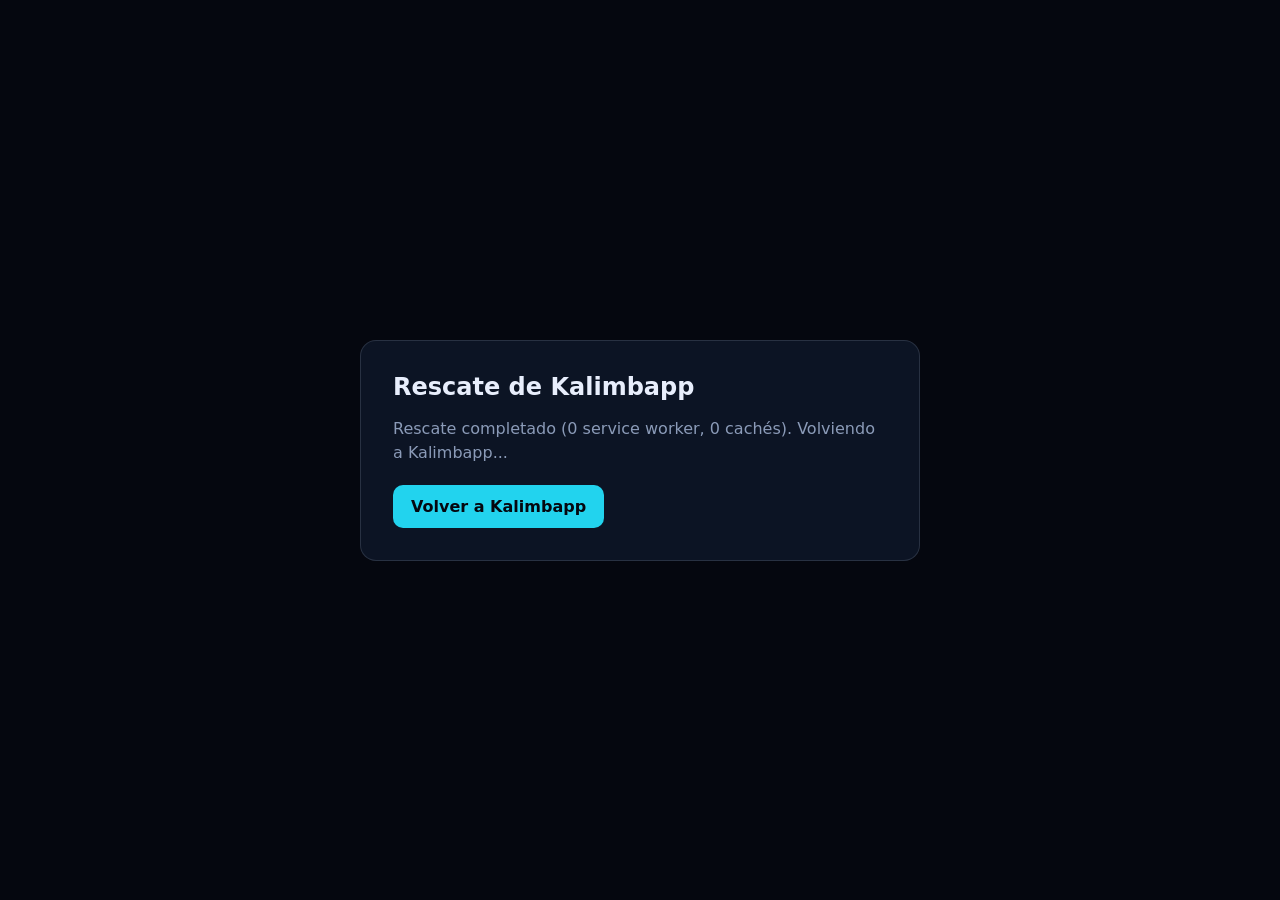
<file: rescate-kalimbaka.html>
<!doctype html>
<html lang="es">
  <head>
    <meta charset="utf-8" />
    <meta name="viewport" content="width=device-width, initial-scale=1" />
    <meta http-equiv="cache-control" content="no-cache, no-store, must-revalidate" />
    <meta http-equiv="expires" content="0" />
    <title>Rescate de Kalimbapp</title>
    <style>
      :root {
        color-scheme: dark;
        font-family:
          'Inter',
          'Segoe UI',
          system-ui,
          -apple-system,
          sans-serif;
      }

      * {
        box-sizing: border-box;
      }

      body {
        min-height: 100vh;
        margin: 0;
        display: grid;
        place-items: center;
        padding: 24px;
        background: #05070f;
        color: #e8eefc;
      }

      main {
        width: min(560px, 100%);
        padding: 32px;
        border: 1px solid rgba(148, 163, 184, 0.2);
        border-radius: 16px;
        background: #0c1424;
      }

      h1 {
        margin: 0 0 16px;
        font-size: 1.5rem;
      }

      p {
        margin: 0 0 20px;
        color: #8b9bb8;
        line-height: 1.5;
      }

      button,
      a {
        display: inline-block;
        padding: 12px 18px;
        border: 0;
        border-radius: 10px;
        background: #22d3ee;
        color: #05070f;
        font: inherit;
        font-weight: 700;
        text-decoration: none;
        cursor: pointer;
      }

      button[hidden] {
        display: none;
      }
    </style>
  </head>
  <body>
    <main>
      <h1>Rescate de Kalimbapp</h1>
      <p id="status" role="status" aria-live="polite">
        Limpiando el service worker y las cachés antiguas. No se borran tus canciones ni ajustes.
        Después volverás a la app.
      </p>
      <button id="retry" type="button" hidden>Volver a Kalimbapp</button>
    </main>
    <script>
      (() => {
        const status = document.getElementById('status');
        const retry = document.getElementById('retry');
        const target = `/kalimbaka/?rescued=${Date.now()}`;
        const go = () => window.location.replace(target);

        retry.addEventListener('click', go);

        (async () => {
          try {
            let unregistered = 0;
            if ('serviceWorker' in navigator) {
              const registrations = await navigator.serviceWorker.getRegistrations();
              for (const registration of registrations) {
                const scope = new URL(registration.scope).pathname;
                const scriptUrl =
                  registration.active?.scriptURL ??
                  registration.waiting?.scriptURL ??
                  registration.installing?.scriptURL ??
                  '';
                const scriptPath = scriptUrl ? new URL(scriptUrl).pathname : '';
                const isKalimbapp =
                  scope === '/kalimbaka/' ||
                  scope === '/kalimbaka' ||
                  (scope === '/' && scriptPath.endsWith('/ngsw-worker.js'));
                if (isKalimbapp && (await registration.unregister())) {
                  unregistered += 1;
                }
              }
            }

            let removed = 0;
            if ('caches' in window) {
              const keys = await caches.keys();
              for (const key of keys) {
                if (key.startsWith('ngsw:')) {
                  if (await caches.delete(key)) {
                    removed += 1;
                  }
                }
              }
            }

            status.textContent = `Rescate completado (${unregistered} service worker, ${removed} cachés). Volviendo a Kalimbapp...`;
            retry.hidden = false;
            window.setTimeout(go, 1200);
          } catch (error) {
            status.textContent =
              'No se pudo completar el rescate automático. Vuelve a la app o borra los datos del sitio.';
            retry.hidden = false;
            console.error(error);
          }
        })();
      })();
    </script>
  </body>
</html>
</file>
<file: styles.css>
:root {
  --paper: #f3efe4;
  --paper-2: #e9e2d3;
  --paper-3: #faf7ef;
  --ink: #121512;
  --ink-2: #20241f;
  --muted: #5d6258;
  --line: rgba(18, 21, 18, 0.14);
  --line-strong: rgba(18, 21, 18, 0.26);
  --ride: #2f62ff;
  --ride-bright: #6fe7ff;
  --ride-deep: #07143d;
  --play: #ff5c3a;
  --play-bright: #ffb44a;
  --play-deep: #2a0d22;
  --acid: #c9f25b;
  --white: #fffdf7;
  --font-display: "Instrument Serif", Georgia, "Times New Roman", serif;
  --font-body: "IBM Plex Sans", "Segoe UI", sans-serif;
  --font-mono: "IBM Plex Mono", "SFMono-Regular", Consolas, monospace;
  --max: 1240px;
  --radius: 28px;
  color-scheme: light;
}

*,
*::before,
*::after {
  box-sizing: border-box;
}

html {
  scroll-behavior: smooth;
}

body {
  margin: 0;
  background: var(--paper);
  color: var(--ink);
  font-family: var(--font-body);
  font-size: 17px;
  line-height: 1.6;
  -webkit-font-smoothing: antialiased;
  text-rendering: optimizeLegibility;
  overflow-x: hidden;
}

::selection {
  background: var(--acid);
  color: var(--ink);
}

img,
svg {
  display: block;
  max-width: 100%;
}

a {
  color: inherit;
  text-decoration-thickness: 1px;
  text-underline-offset: 0.18em;
}

a:focus-visible,
summary:focus-visible,
button:focus-visible {
  outline: 2px solid var(--ride);
  outline-offset: 4px;
  border-radius: 4px;
}

h1,
h2,
h3,
p,
ul,
dl,
dd {
  margin-top: 0;
}

h1,
h2,
h3 {
  text-wrap: balance;
}

h1,
h2 {
  font-family: var(--font-display);
  font-weight: 400;
  letter-spacing: -0.035em;
}

h3 {
  font-weight: 600;
}

em {
  font-style: italic;
}

.wrap {
  width: min(100% - 3rem, var(--max));
  margin-inline: auto;
}

.skip-link {
  position: fixed;
  top: 0.75rem;
  left: 0.75rem;
  z-index: 999;
  padding: 0.75rem 1rem;
  background: var(--ink);
  color: var(--paper);
  border-radius: 999px;
  font-family: var(--font-mono);
  font-size: 0.8rem;
  transform: translateY(-180%);
  transition: transform 0.2s ease;
}

.skip-link:focus {
  transform: translateY(0);
}

.grain {
  position: fixed;
  inset: 0;
  z-index: 100;
  pointer-events: none;
  opacity: 0.035;
  background-image: url("data:image/svg+xml,%3Csvg viewBox='0 0 180 180' xmlns='http://www.w3.org/2000/svg'%3E%3Cfilter id='n'%3E%3CfeTurbulence type='fractalNoise' baseFrequency='.92' numOctaves='3' stitchTiles='stitch'/%3E%3C/filter%3E%3Crect width='100%25' height='100%25' filter='url(%23n)'/%3E%3C/svg%3E");
}

/* Header */
.site-header {
  position: sticky;
  top: 0;
  z-index: 60;
  background: rgba(243, 239, 228, 0.82);
  border-bottom: 1px solid transparent;
  backdrop-filter: blur(16px);
  -webkit-backdrop-filter: blur(16px);
  transition: border-color 0.2s ease, background 0.2s ease;
}

.site-header.is-scrolled {
  border-color: var(--line);
  background: rgba(243, 239, 228, 0.94);
}

.header-inner {
  min-height: 74px;
  display: flex;
  align-items: center;
  justify-content: space-between;
  gap: 1.5rem;
}

.brand {
  display: inline-flex;
  align-items: center;
  gap: 0.7rem;
  text-decoration: none;
  flex: 0 0 auto;
}

.brand-mark {
  width: 40px;
  height: 40px;
  border-radius: 11px;
  box-shadow: 0 6px 20px rgba(18, 21, 18, 0.14);
}

.brand-copy {
  display: flex;
  flex-direction: column;
  line-height: 1;
}

.brand-name {
  font-weight: 700;
  letter-spacing: -0.03em;
  font-size: 1.05rem;
}

.brand-sub {
  margin-top: 0.28rem;
  font-family: var(--font-mono);
  font-size: 0.58rem;
  letter-spacing: 0.12em;
  text-transform: uppercase;
  color: var(--muted);
}

.main-nav {
  display: flex;
  align-items: center;
  justify-content: center;
  gap: clamp(0.9rem, 2vw, 1.7rem);
  font-family: var(--font-mono);
  font-size: 0.7rem;
  letter-spacing: 0.08em;
  text-transform: uppercase;
}

.main-nav a {
  text-decoration: none;
  color: var(--muted);
  transition: color 0.18s ease;
}

.main-nav a:hover {
  color: var(--ink);
}

.header-cta {
  display: inline-flex;
  align-items: center;
  gap: 0.55rem;
  min-height: 42px;
  padding: 0.55rem 1rem;
  background: var(--ink);
  color: var(--paper);
  border-radius: 999px;
  text-decoration: none;
  font-family: var(--font-mono);
  font-size: 0.72rem;
  letter-spacing: 0.04em;
  text-transform: uppercase;
  transition: transform 0.2s ease, background 0.2s ease;
}

.header-cta:hover {
  transform: translateY(-2px);
  background: var(--ride);
}

.header-cta span {
  font-size: 1rem;
}

/* Shared type */
.kicker {
  display: inline-flex;
  align-items: center;
  gap: 0.55rem;
  margin-bottom: 1.4rem;
  font-family: var(--font-mono);
  font-size: 0.69rem;
  font-weight: 500;
  letter-spacing: 0.12em;
  text-transform: uppercase;
  color: var(--muted);
}

.kicker-dot {
  width: 7px;
  height: 7px;
  border-radius: 50%;
  background: var(--play);
  box-shadow: 0 0 0 0 rgba(255, 92, 58, 0.45);
  animation: pulse 2.4s ease-out infinite;
}

.kicker--light {
  color: rgba(243, 239, 228, 0.58);
}

.micro-label {
  font-family: var(--font-mono);
  font-size: 0.56rem;
  letter-spacing: 0.12em;
  text-transform: uppercase;
  color: var(--muted);
}

.btn {
  display: inline-flex;
  align-items: center;
  justify-content: center;
  gap: 0.7rem;
  min-height: 52px;
  padding: 0.8rem 1.35rem;
  border-radius: 999px;
  text-decoration: none;
  font-weight: 600;
  font-size: 0.92rem;
  line-height: 1;
  transition: transform 0.2s ease, background 0.2s ease, color 0.2s ease, border-color 0.2s ease;
}

.btn span {
  font-size: 1.05rem;
  transition: transform 0.2s ease;
}

.btn:hover span {
  transform: translateX(3px);
}

.btn--ride {
  background: var(--ride);
  color: var(--white);
}

.btn--ride:hover {
  background: var(--ink);
  transform: translateY(-2px);
}

.btn--play {
  background: var(--play);
  color: var(--white);
}

.btn--play:hover {
  background: var(--ink);
  transform: translateY(-2px);
}

.btn--light {
  background: var(--paper);
  color: var(--ink);
}

.btn--light:hover {
  background: var(--acid);
  transform: translateY(-2px);
}

.btn--ghost {
  border: 1px solid rgba(243, 239, 228, 0.42);
  color: var(--paper);
}

.btn--ghost:hover {
  border-color: var(--paper);
  background: rgba(243, 239, 228, 0.08);
  transform: translateY(-2px);
}

/* Hero */
.hero {
  padding: clamp(3rem, 7vw, 6.5rem) 0 clamp(3.5rem, 7vw, 6rem);
  position: relative;
}

.hero::before {
  content: "";
  position: absolute;
  top: -8rem;
  left: 50%;
  width: 900px;
  height: 900px;
  transform: translateX(-50%);
  background: radial-gradient(circle, rgba(201, 242, 91, 0.16), transparent 62%);
  pointer-events: none;
}

.hero-grid {
  display: grid;
  grid-template-columns: minmax(0, 1.06fr) minmax(0, 0.94fr);
  align-items: center;
  gap: clamp(2rem, 5vw, 5rem);
  position: relative;
}

.hero-copy {
  animation: rise 0.8s cubic-bezier(0.2, 0.7, 0.2, 1) both;
}

.hero h1 {
  margin-bottom: 0;
  font-size: clamp(4rem, 8.6vw, 8.6rem);
  line-height: 0.82;
}

.h1-line {
  display: block;
}

.h1-line--second {
  background: linear-gradient(100deg, var(--ride) 4%, #7b74ff 46%, var(--play) 92%);
  -webkit-background-clip: text;
  background-clip: text;
  color: transparent;
  -webkit-text-fill-color: transparent;
}

.h1-line--second em {
  color: var(--ink);
  -webkit-text-fill-color: var(--ink);
  font-size: 0.55em;
  margin-right: 0.04em;
  vertical-align: 0.08em;
}

.h1-sub {
  display: block;
  max-width: 26ch;
  margin-top: clamp(1.3rem, 3vw, 2.2rem);
  font-family: var(--font-body);
  font-size: clamp(1.05rem, 1.6vw, 1.35rem);
  font-weight: 500;
  line-height: 1.35;
  letter-spacing: -0.02em;
  color: var(--ink);
}

.hero-lead {
  max-width: 49ch;
  margin: 1.4rem 0 0;
  color: var(--muted);
  font-size: clamp(1rem, 1.4vw, 1.12rem);
}

.hero-actions {
  display: flex;
  flex-wrap: wrap;
  gap: 0.75rem;
  margin-top: 2rem;
}

.proof {
  display: grid;
  grid-template-columns: repeat(4, minmax(0, 1fr));
  margin: clamp(2.2rem, 5vw, 3.5rem) 0 0;
  border-top: 1px solid var(--line);
}

.proof div {
  padding: 1rem 0.9rem 0 0;
}

.proof div + div {
  padding-left: 1.1rem;
  border-left: 1px solid var(--line);
}

.proof dt {
  margin-bottom: 0.25rem;
  font-family: var(--font-mono);
  font-size: 0.6rem;
  letter-spacing: 0.1em;
  text-transform: uppercase;
  color: var(--muted);
}

.proof dd {
  margin: 0;
  font-weight: 700;
  font-size: 0.96rem;
  line-height: 1.2;
}

/* Hero stage */
.hero-stage {
  --mx: 0;
  --my: 0;
  position: relative;
  min-height: 620px;
  color: rgba(18, 21, 18, 0.27);
  animation: rise 1s 0.15s cubic-bezier(0.2, 0.7, 0.2, 1) both;
}

.stage-flow {
  position: absolute;
  inset: 0;
  width: 100%;
  height: 100%;
}

.device {
  position: absolute;
  width: clamp(300px, 78%, 370px);
  padding: 0.85rem;
  border: 1px solid rgba(255, 255, 255, 0.14);
  border-radius: 22px;
  color: var(--white);
  box-shadow: 0 30px 70px rgba(18, 21, 18, 0.28);
  translate: calc(var(--mx) * 12px) calc(var(--my) * 10px);
  transition: translate 0.5s cubic-bezier(0.2, 0.7, 0.2, 1);
}

.device--ride {
  top: 4%;
  left: 0;
  z-index: 2;
  background:
    radial-gradient(circle at 85% 0%, rgba(111, 231, 255, 0.17), transparent 38%),
    linear-gradient(150deg, #08112f, #101b4b 60%, #16265d);
  transform: rotate(-3.2deg);
}

.device--play {
  right: 0;
  bottom: 2%;
  z-index: 3;
  background:
    radial-gradient(circle at 10% 0%, rgba(255, 180, 74, 0.2), transparent 38%),
    linear-gradient(150deg, #230b1d, #35102a 58%, #47162c);
  transform: rotate(2.6deg);
}

.device-bar {
  display: flex;
  align-items: center;
  gap: 0.45rem;
  padding-bottom: 0.65rem;
  border-bottom: 1px solid rgba(255, 255, 255, 0.1);
  font-family: var(--font-mono);
  font-size: 0.62rem;
  letter-spacing: 0.08em;
  text-transform: uppercase;
  color: rgba(255, 253, 247, 0.75);
}

.device-dot {
  width: 7px;
  height: 7px;
  border-radius: 50%;
}

.device-dot--blue {
  background: var(--ride-bright);
  box-shadow: 0 0 12px rgba(111, 231, 255, 0.9);
}

.device-dot--coral {
  background: var(--play);
  box-shadow: 0 0 12px rgba(255, 92, 58, 0.9);
}

.device-state {
  margin-left: auto;
  padding: 0.18rem 0.42rem;
  border: 1px solid rgba(111, 231, 255, 0.38);
  border-radius: 999px;
  color: var(--ride-bright);
  font-size: 0.52rem;
}

.device-state--amber {
  border-color: rgba(255, 180, 74, 0.42);
  color: var(--play-bright);
}

.ride-hud {
  display: flex;
  align-items: flex-end;
  justify-content: space-between;
  gap: 0.8rem;
  padding: 1rem 0 0.3rem;
}

.ride-power .micro-label {
  color: rgba(255, 253, 247, 0.52);
}

.ride-power strong {
  display: block;
  font-family: var(--font-mono);
  font-size: 2.45rem;
  font-weight: 500;
  line-height: 1;
  letter-spacing: -0.05em;
}

.ride-power strong small {
  margin-left: 0.22rem;
  font-size: 0.8rem;
  color: var(--ride-bright);
}

.ride-splits {
  display: grid;
  grid-template-columns: repeat(3, auto);
  gap: 0.7rem;
  padding-bottom: 0.18rem;
  font-family: var(--font-mono);
  font-size: 0.82rem;
  text-align: right;
}

.ride-splits span {
  display: flex;
  flex-direction: column;
  gap: 0.12rem;
}

.ride-splits small {
  font-size: 0.5rem;
  color: rgba(255, 253, 247, 0.46);
}

.ride-profile {
  width: 100%;
  height: auto;
  margin: 0.2rem 0 0.35rem;
}

.device-foot {
  display: flex;
  justify-content: space-between;
  gap: 0.6rem;
  padding-top: 0.55rem;
  border-top: 1px solid rgba(255, 255, 255, 0.1);
  font-family: var(--font-mono);
  font-size: 0.54rem;
  letter-spacing: 0.05em;
  text-transform: uppercase;
  color: rgba(255, 253, 247, 0.52);
}

.play-stage {
  position: relative;
  margin-top: 0.7rem;
  padding: 0.5rem 0.35rem 0;
  border-radius: 12px;
  overflow: hidden;
  background:
    linear-gradient(rgba(255, 255, 255, 0.035) 1px, transparent 1px) 0 0 / 100% 25%,
    linear-gradient(180deg, rgba(255, 255, 255, 0.02), rgba(0, 0, 0, 0.18));
  height: 190px;
}

.play-lanes {
  position: absolute;
  inset: 0;
  display: grid;
  grid-template-columns: repeat(5, 1fr);
}

.play-lanes::before,
.play-lanes::after {
  content: "";
  position: absolute;
  top: 0;
  bottom: 0;
  width: 1px;
  background: rgba(255, 255, 255, 0.09);
}

.play-lanes::before {
  left: 20%;
}

.play-lanes::after {
  right: 20%;
}

.note {
  position: absolute;
  left: var(--x, 50%);
  top: -22px;
  width: 11%;
  height: 14px;
  border-radius: 4px;
  background: linear-gradient(180deg, var(--play-bright), var(--play));
  box-shadow: 0 0 16px rgba(255, 92, 58, 0.55);
  animation: fall 3.4s linear infinite;
  animation-delay: var(--delay, 0s);
}

.note--1 {
  --x: 8%;
  --delay: -0.2s;
}

.note--2 {
  --x: 29%;
  --delay: -1.8s;
  background: linear-gradient(180deg, #ffe087, var(--play-bright));
}

.note--3 {
  --x: 48%;
  --delay: -0.9s;
}

.note--4 {
  --x: 68%;
  --delay: -2.5s;
  background: linear-gradient(180deg, #ffd08e, #ff8a65);
}

.note--5 {
  --x: 88%;
  --delay: -1.4s;
}

.hit-line {
  position: absolute;
  right: 0;
  bottom: 55px;
  left: 0;
  height: 2px;
  background: linear-gradient(90deg, transparent, var(--play-bright) 20%, var(--play-bright) 80%, transparent);
  box-shadow: 0 0 18px rgba(255, 180, 74, 0.75);
}

.tines {
  position: absolute;
  right: 0.4rem;
  bottom: 0;
  left: 0.4rem;
  display: flex;
  align-items: flex-end;
  justify-content: center;
  gap: 2.2%;
  height: 68px;
}

.tines i {
  display: block;
  width: 7%;
  height: var(--h, 50%);
  border-radius: 4px 4px 0 0;
  background: linear-gradient(90deg, #9b6d43, #f5cf9c 42%, #8f5e37);
  box-shadow: inset 0 0 0 1px rgba(0, 0, 0, 0.18);
}

.stage-caption {
  position: absolute;
  right: 2%;
  bottom: 0;
  font-family: var(--font-mono);
  font-size: 0.6rem;
  letter-spacing: 0.2em;
  color: var(--muted);
}

.stage-caption b {
  color: var(--play);
  font-weight: 500;
}

/* Ticker */
.ticker {
  width: 104%;
  margin: -0.5rem 0 0 -2%;
  padding: 0.8rem 0;
  overflow: hidden;
  background: var(--acid);
  border-block: 1px solid var(--ink);
  color: var(--ink);
  transform: rotate(-1deg);
}

.ticker-track {
  display: flex;
  align-items: center;
  gap: 2.5rem;
  width: max-content;
  animation: marquee 34s linear infinite;
}

.ticker-track span {
  position: relative;
  padding-left: 2.5rem;
  font-family: var(--font-mono);
  font-size: 0.72rem;
  font-weight: 500;
  letter-spacing: 0.12em;
  text-transform: uppercase;
  white-space: nowrap;
}

.ticker-track span::before {
  content: "·";
  position: absolute;
  left: 0;
  color: var(--play);
}

/* Manifesto */
.manifesto {
  position: relative;
  overflow: hidden;
  padding: clamp(5rem, 10vw, 9rem) 0;
  background:
    radial-gradient(circle at 86% 12%, rgba(47, 98, 255, 0.26), transparent 32%),
    radial-gradient(circle at 12% 86%, rgba(255, 92, 58, 0.18), transparent 34%),
    var(--ink);
  color: var(--paper);
}

.manifesto::after {
  content: "";
  position: absolute;
  inset: 0;
  pointer-events: none;
  background-image:
    linear-gradient(rgba(255, 255, 255, 0.035) 1px, transparent 1px),
    linear-gradient(90deg, rgba(255, 255, 255, 0.035) 1px, transparent 1px);
  background-size: 72px 72px;
  mask-image: linear-gradient(to bottom, transparent, #000 30%, #000 70%, transparent);
}

.manifesto .wrap {
  position: relative;
  z-index: 2;
}

.manifesto-zero {
  position: absolute;
  z-index: 1;
  right: -0.02em;
  bottom: -0.28em;
  font-family: var(--font-display);
  font-size: clamp(24rem, 58vw, 48rem);
  line-height: 0.62;
  color: transparent;
  -webkit-text-stroke: 1px rgba(201, 242, 91, 0.12);
  user-select: none;
}

.manifesto h2 {
  max-width: 9ch;
  margin-bottom: 2rem;
  font-size: clamp(3.6rem, 8vw, 7.6rem);
  line-height: 0.88;
}

.manifesto-lead {
  max-width: 60ch;
  margin-bottom: clamp(3rem, 7vw, 5rem);
  color: rgba(243, 239, 228, 0.68);
  font-size: clamp(1.05rem, 1.6vw, 1.25rem);
}

.pillars {
  display: grid;
  grid-template-columns: repeat(3, minmax(0, 1fr));
  gap: clamp(1.4rem, 4vw, 3.5rem);
}

.pillars article {
  padding-top: 1.2rem;
  border-top: 1px solid rgba(243, 239, 228, 0.2);
}

.pillar-num {
  display: block;
  margin-bottom: 1.7rem;
  font-family: var(--font-mono);
  font-size: 0.65rem;
  letter-spacing: 0.12em;
  color: var(--acid);
}

.pillars h3 {
  margin-bottom: 0.65rem;
  font-size: clamp(1.15rem, 2vw, 1.38rem);
  letter-spacing: -0.02em;
}

.pillars p {
  margin-bottom: 0;
  color: rgba(243, 239, 228, 0.58);
  font-size: 0.98rem;
}

/* Projects */
.projects {
  padding: clamp(5rem, 10vw, 9rem) 0;
}

.section-head {
  max-width: 920px;
}

.section-head h2 {
  margin-bottom: 1.5rem;
  font-size: clamp(3.2rem, 7vw, 6.6rem);
  line-height: 0.9;
}

.section-head > p:last-child {
  max-width: 58ch;
  margin-bottom: 0;
  color: var(--muted);
  font-size: clamp(1rem, 1.4vw, 1.12rem);
}

.section-head--split {
  display: grid;
  grid-template-columns: minmax(0, 1.2fr) minmax(0, 0.8fr);
  gap: 3rem;
  max-width: none;
  align-items: end;
}

.section-head--split > p {
  max-width: 42ch;
  padding-bottom: 0.5rem;
}

.section-head--center {
  margin-inline: auto;
  text-align: center;
}

.section-head--center > p:last-child {
  margin-inline: auto;
}

.quick-answer {
  display: grid;
  grid-template-columns: auto 1fr;
  gap: 1.5rem;
  align-items: start;
  margin-top: clamp(2.5rem, 5vw, 4rem);
  padding: 1.5rem 1.7rem;
  background: var(--ink);
  color: var(--paper);
  border-radius: 20px;
  box-shadow: 0 18px 40px rgba(18, 21, 18, 0.12);
}

.quick-answer-label {
  padding: 0.32rem 0.6rem;
  background: var(--acid);
  color: var(--ink);
  border-radius: 999px;
  font-family: var(--font-mono);
  font-size: 0.63rem;
  font-weight: 500;
  letter-spacing: 0.08em;
  text-transform: uppercase;
  white-space: nowrap;
}

.quick-answer p {
  max-width: 78ch;
  margin-bottom: 0;
  color: rgba(243, 239, 228, 0.76);
  font-size: 0.98rem;
}

.quick-answer strong {
  color: var(--paper);
}

.project {
  position: relative;
  display: grid;
  grid-template-columns: minmax(0, 1.03fr) minmax(0, 0.97fr);
  gap: clamp(2rem, 4vw, 4rem);
  align-items: center;
  margin-top: clamp(2.5rem, 5vw, 4.5rem);
  padding: clamp(2rem, 5vw, 4.4rem);
  border-radius: 36px;
  overflow: hidden;
  color: var(--paper);
}

.project::after {
  content: "";
  position: absolute;
  inset: 0;
  pointer-events: none;
  opacity: 0.22;
  background-image: radial-gradient(rgba(255, 255, 255, 0.55) 0.6px, transparent 0.6px);
  background-size: 5px 5px;
  mix-blend-mode: soft-light;
}

.project--ride {
  background:
    radial-gradient(circle at 88% 16%, rgba(111, 231, 255, 0.2), transparent 30%),
    radial-gradient(circle at 8% 92%, rgba(47, 98, 255, 0.36), transparent 38%),
    linear-gradient(135deg, #071335, #0c1b4b 58%, #11255f);
}

.project--play {
  background:
    radial-gradient(circle at 88% 16%, rgba(255, 180, 74, 0.2), transparent 30%),
    radial-gradient(circle at 8% 92%, rgba(255, 92, 58, 0.28), transparent 38%),
    linear-gradient(135deg, #220b1c, #351029 58%, #41152d);
}

.project-copy {
  position: relative;
  z-index: 3;
}

.project-meta {
  display: flex;
  flex-wrap: wrap;
  align-items: center;
  justify-content: space-between;
  gap: 0.8rem;
  margin-bottom: 1.4rem;
}

.project-num {
  font-family: var(--font-mono);
  font-size: 0.66rem;
  letter-spacing: 0.14em;
  color: rgba(243, 239, 228, 0.5);
}

.free-badge {
  display: inline-flex;
  align-items: center;
  min-height: 28px;
  padding: 0.32rem 0.62rem;
  background: var(--acid);
  color: var(--ink);
  border-radius: 999px;
  font-family: var(--font-mono);
  font-size: 0.6rem;
  font-weight: 500;
  letter-spacing: 0.05em;
  text-transform: uppercase;
}

.free-badge--play {
  background: var(--play-bright);
}

.project h2 {
  margin-bottom: 0.15em;
  font-size: clamp(3.8rem, 7.5vw, 6.8rem);
  line-height: 0.86;
  letter-spacing: -0.04em;
}

.project-title {
  display: flex;
  align-items: center;
  gap: clamp(0.75rem, 2vw, 1.2rem);
}

.project-icon {
  flex: 0 0 auto;
  width: clamp(44px, 5vw, 62px);
  height: auto;
  padding: 0.3rem;
  border-radius: 14px;
  background: rgba(255, 253, 247, 0.08);
  border: 1px solid rgba(255, 253, 247, 0.14);
}

.project-tagline {
  margin-bottom: 1.6rem;
  font-family: var(--font-mono);
  font-size: 0.72rem;
  font-weight: 500;
  letter-spacing: 0.12em;
  text-transform: uppercase;
  color: var(--ride-bright);
}

.project--play .project-tagline {
  color: var(--play-bright);
}

.project-answer {
  max-width: 51ch;
  color: rgba(243, 239, 228, 0.72);
  font-size: 1rem;
}

.feature-list {
  display: grid;
  grid-template-columns: repeat(2, minmax(0, 1fr));
  gap: 0 1.4rem;
  margin: 1.8rem 0 0;
  padding: 0;
  list-style: none;
  border-top: 1px solid rgba(243, 239, 228, 0.18);
}

.feature-list li {
  display: flex;
  gap: 0.6rem;
  align-items: baseline;
  padding: 0.72rem 0;
  border-bottom: 1px solid rgba(243, 239, 228, 0.15);
  color: rgba(243, 239, 228, 0.82);
  font-size: 0.9rem;
  line-height: 1.35;
}

.feature-list span {
  flex: 0 0 auto;
  font-family: var(--font-mono);
  font-size: 0.56rem;
  color: var(--ride-bright);
}

.project--play .feature-list span {
  color: var(--play-bright);
}

.project-actions {
  display: flex;
  flex-wrap: wrap;
  align-items: center;
  gap: 1rem;
  margin-top: 2rem;
}

.action-note {
  font-family: var(--font-mono);
  font-size: 0.62rem;
  letter-spacing: 0.06em;
  text-transform: uppercase;
  color: rgba(243, 239, 228, 0.45);
}

/* Screenshot galleries */
.project-gallery {
  position: relative;
  z-index: 2;
  display: flex;
  flex-direction: column;
  gap: 0.8rem;
}

.shot {
  margin: 0;
  overflow: hidden;
  background: #08090f;
  border: 1px solid rgba(255, 255, 255, 0.16);
  border-radius: 15px;
  box-shadow: 0 26px 55px rgba(0, 0, 0, 0.3);
  transition: border-color 0.2s ease, transform 0.2s ease;
}

.shot:hover {
  border-color: rgba(255, 255, 255, 0.32);
  transform: translateY(-2px);
}

.shot-link {
  display: block;
  overflow: hidden;
  background: #08090f;
}

.shot img {
  display: block;
  width: 100%;
  height: auto;
  transition: transform 0.5s cubic-bezier(0.2, 0.7, 0.2, 1);
}

.shot:hover img {
  transform: scale(1.018);
}

.shot-pair {
  display: grid;
  grid-template-columns: repeat(2, minmax(0, 1fr));
  gap: 0.8rem;
}

.shot-pair .shot-link {
  aspect-ratio: 16 / 10;
}

.shot-pair .shot img {
  width: 100%;
  height: 100%;
  object-fit: cover;
}

.shot figcaption {
  padding: 0.52rem 0.7rem;
  border-top: 1px solid rgba(255, 255, 255, 0.1);
  font-family: var(--font-mono);
  font-size: 0.55rem;
  letter-spacing: 0.03em;
  color: rgba(243, 239, 228, 0.56);
}

.gallery-note {
  margin: 0.15rem 0 0;
  font-family: var(--font-mono);
  font-size: 0.55rem;
  letter-spacing: 0.06em;
  text-transform: uppercase;
  color: rgba(243, 239, 228, 0.4);
}

/* Comparison */
.compare {
  padding: clamp(4rem, 8vw, 7rem) 0;
  background: var(--paper-2);
  border-block: 1px solid var(--line);
}

.compare .section-head h2 {
  font-size: clamp(3rem, 6vw, 5.8rem);
}

.table-wrap {
  margin-top: clamp(2.2rem, 4vw, 3.5rem);
  overflow-x: auto;
  border: 1px solid var(--line-strong);
  border-radius: 22px;
  background: var(--paper-3);
}

.table-wrap caption {
  position: absolute;
  width: 1px;
  height: 1px;
  overflow: hidden;
  clip: rect(0 0 0 0);
  white-space: nowrap;
}

table {
  width: 100%;
  min-width: 660px;
  border-collapse: collapse;
  font-size: 0.94rem;
}

thead {
  background: var(--ink);
  color: var(--paper);
}

th,
td {
  padding: 1rem 1.25rem;
  text-align: left;
  vertical-align: top;
  border-bottom: 1px solid var(--line);
}

thead th {
  font-family: var(--font-mono);
  font-size: 0.65rem;
  font-weight: 500;
  letter-spacing: 0.1em;
  text-transform: uppercase;
}

thead th:first-child {
  width: 22%;
}

tbody th {
  font-family: var(--font-mono);
  font-size: 0.62rem;
  font-weight: 500;
  letter-spacing: 0.08em;
  text-transform: uppercase;
  color: var(--muted);
}

tbody td {
  color: var(--ink-2);
}

tbody tr:last-child th,
tbody tr:last-child td {
  border-bottom: 0;
}

tbody tr:hover {
  background: rgba(201, 242, 91, 0.14);
}

.th-dot {
  display: inline-block;
  width: 7px;
  height: 7px;
  margin-right: 0.45rem;
  border-radius: 50%;
  vertical-align: 0.08em;
}

.th-dot--ride {
  background: var(--ride);
}

.th-dot--play {
  background: var(--play);
}

.yes {
  display: inline-flex;
  align-items: center;
  gap: 0.35rem;
  font-weight: 600;
}

.yes::before {
  content: "";
  width: 6px;
  height: 6px;
  border-radius: 50%;
  background: #3d8b2f;
}

/* Start */
.start {
  padding: clamp(5rem, 9vw, 8rem) 0;
  background:
    linear-gradient(rgba(18, 21, 18, 0.04) 1px, transparent 1px),
    linear-gradient(90deg, rgba(18, 21, 18, 0.04) 1px, transparent 1px),
    var(--paper);
  background-size: 56px 56px;
}

.steps {
  display: grid;
  grid-template-columns: repeat(3, minmax(0, 1fr));
  gap: clamp(1.2rem, 4vw, 3rem);
  margin-top: clamp(2.5rem, 5vw, 4rem);
}

.steps article {
  padding-top: 1.3rem;
  border-top: 1px solid var(--line-strong);
}

.step-num {
  display: block;
  margin-bottom: 1.6rem;
  font-family: var(--font-display);
  font-size: clamp(3rem, 6vw, 4.7rem);
  line-height: 0.8;
  color: var(--ride);
}

.steps article:nth-child(2) .step-num {
  color: var(--play);
}

.steps article:nth-child(3) .step-num {
  color: #6c7a20;
}

.steps h3 {
  margin-bottom: 0.55rem;
  font-size: 1.18rem;
  letter-spacing: -0.02em;
}

.steps p {
  margin-bottom: 0;
  color: var(--muted);
  font-size: 0.96rem;
}

.install-note {
  display: flex;
  align-items: center;
  gap: 1rem;
  max-width: 760px;
  margin: 3rem auto 0;
  padding: 1rem 1.25rem;
  background: var(--paper-3);
  border: 1px solid var(--line);
  border-radius: 16px;
}

.install-note-tag {
  flex: 0 0 auto;
  padding: 0.3rem 0.55rem;
  background: var(--acid);
  border-radius: 999px;
  font-family: var(--font-mono);
  font-size: 0.6rem;
  font-weight: 500;
  letter-spacing: 0.08em;
}

.install-note p {
  margin: 0;
  color: var(--muted);
  font-size: 0.92rem;
}

/* FAQ */
.faq {
  padding: clamp(5rem, 9vw, 8rem) 0;
}

.faq-grid {
  display: grid;
  grid-template-columns: minmax(0, 0.78fr) minmax(0, 1.22fr);
  gap: clamp(2rem, 6vw, 6rem);
  align-items: start;
}

.faq-head {
  position: sticky;
  top: 110px;
}

.faq-head h2 {
  margin-bottom: 1.4rem;
  font-size: clamp(3.2rem, 6.5vw, 5.8rem);
  line-height: 0.9;
}

.faq-head > p:not(.kicker):not(.updated) {
  max-width: 36ch;
  color: var(--muted);
}

.updated {
  margin-top: 2rem;
  font-family: var(--font-mono);
  font-size: 0.62rem;
  letter-spacing: 0.06em;
  color: var(--muted);
}

.faq-list {
  border-top: 1px solid var(--line-strong);
}

.faq-item {
  border-bottom: 1px solid var(--line-strong);
}

.faq-item summary {
  display: flex;
  align-items: center;
  justify-content: space-between;
  gap: 1.5rem;
  padding: 1.15rem 0;
  cursor: pointer;
  font-size: clamp(1rem, 1.5vw, 1.12rem);
  font-weight: 600;
  letter-spacing: -0.015em;
  list-style: none;
}

.faq-item summary::-webkit-details-marker {
  display: none;
}

.faq-item summary::after {
  content: "+";
  flex: 0 0 auto;
  font-family: var(--font-mono);
  font-size: 1.3rem;
  font-weight: 400;
  line-height: 1;
  color: var(--ride);
  transition: transform 0.2s ease;
}

.faq-item[open] summary::after {
  content: "−";
}

.faq-item p {
  max-width: 65ch;
  margin: 0;
  padding: 0 2.4rem 1.35rem 0;
  color: var(--muted);
  font-size: 0.95rem;
}

/* Closing */
.closing {
  position: relative;
  overflow: hidden;
  padding: clamp(5rem, 10vw, 9rem) 0;
  background:
    radial-gradient(circle at 18% 22%, rgba(47, 98, 255, 0.55), transparent 34%),
    radial-gradient(circle at 84% 78%, rgba(255, 92, 58, 0.42), transparent 34%),
    linear-gradient(130deg, #050f30, #1c0920 62%, #2a0d22);
  color: var(--paper);
}

.closing-orbit {
  position: absolute;
  border: 1px dashed rgba(243, 239, 228, 0.2);
  border-radius: 50%;
  animation: spin 44s linear infinite;
}

.closing-orbit--ride {
  top: -240px;
  right: -140px;
  width: 620px;
  height: 620px;
}

.closing-orbit--play {
  bottom: -300px;
  left: -180px;
  width: 680px;
  height: 680px;
  animation-direction: reverse;
}

.closing-inner {
  position: relative;
  z-index: 2;
  max-width: 980px;
}

.closing h2 {
  margin-bottom: 1.4rem;
  font-size: clamp(4rem, 9vw, 8.4rem);
  line-height: 0.86;
}

.closing h2 em {
  color: var(--acid);
}

.closing p:not(.kicker) {
  max-width: 52ch;
  color: rgba(243, 239, 228, 0.7);
  font-size: clamp(1.02rem, 1.5vw, 1.16rem);
}

.closing-actions {
  display: flex;
  flex-wrap: wrap;
  gap: 0.75rem;
  margin-top: 2rem;
}

/* Footer */
.site-footer {
  padding: clamp(3rem, 6vw, 4.5rem) 0 2rem;
  background: var(--ink);
  color: var(--paper);
}

.footer-grid {
  display: grid;
  grid-template-columns: minmax(0, 1.4fr) minmax(0, 1fr) minmax(0, 0.8fr);
  gap: clamp(2rem, 5vw, 5rem);
  align-items: start;
}

.brand--footer .brand-name {
  color: var(--paper);
}

.brand--footer .brand-sub {
  color: rgba(243, 239, 228, 0.42);
}

.footer-brand > p {
  max-width: 34ch;
  margin-top: 1.2rem;
  color: rgba(243, 239, 228, 0.48);
  font-size: 0.9rem;
}

.footer-nav {
  display: grid;
  grid-template-columns: repeat(2, minmax(0, 1fr));
  gap: 1rem;
}

.footer-nav > div {
  display: flex;
  flex-direction: column;
  align-items: flex-start;
  gap: 0.45rem;
}

.footer-title {
  margin-bottom: 0.65rem;
  font-family: var(--font-mono);
  font-size: 0.58rem;
  letter-spacing: 0.12em;
  text-transform: uppercase;
  color: var(--acid);
}

.footer-nav a {
  color: rgba(243, 239, 228, 0.66);
  font-size: 0.9rem;
  text-decoration: none;
}

.footer-nav a:hover {
  color: var(--paper);
  text-decoration: underline;
}

.footer-note p {
  max-width: 24ch;
  margin-bottom: 0.55rem;
  color: rgba(243, 239, 228, 0.48);
  font-size: 0.82rem;
}

.footer-note p:last-child {
  margin-top: 1.5rem;
  color: rgba(243, 239, 228, 0.32);
  font-family: var(--font-mono);
  font-size: 0.62rem;
}

/* Motion */
@keyframes rise {
  from {
    opacity: 0;
    transform: translateY(24px);
  }
  to {
    opacity: 1;
    transform: translateY(0);
  }
}

@keyframes pulse {
  0% {
    box-shadow: 0 0 0 0 rgba(255, 92, 58, 0.45);
  }
  65% {
    box-shadow: 0 0 0 9px rgba(255, 92, 58, 0);
  }
  100% {
    box-shadow: 0 0 0 0 rgba(255, 92, 58, 0);
  }
}

@keyframes fall {
  from {
    transform: translateY(-20px);
  }
  to {
    transform: translateY(270px);
  }
}

@keyframes marquee {
  to {
    transform: translateX(-50%);
  }
}

@keyframes spin {
  to {
    transform: rotate(360deg);
  }
}

/* Responsive */
@media (max-width: 1120px) {
  .hero-grid {
    grid-template-columns: minmax(0, 1fr) minmax(0, 0.88fr);
    gap: 2rem;
  }

  .hero h1 {
    font-size: clamp(3.6rem, 8.8vw, 7rem);
  }

  .project {
    grid-template-columns: 1fr;
  }

  .project-gallery {
    width: 100%;
    max-width: 720px;
    margin-inline: auto;
    order: 2;
  }
}

@media (max-width: 980px) {
  .main-nav {
    display: none;
  }

  .hero-grid {
    grid-template-columns: 1fr;
  }

  .hero-stage {
    min-height: 640px;
    width: min(100%, 620px);
    margin-inline: auto;
  }

  .hero-copy {
    max-width: 760px;
  }

  .section-head--split {
    grid-template-columns: 1fr;
    gap: 1rem;
  }

  .section-head--split > p {
    max-width: 54ch;
  }

  .faq-grid {
    grid-template-columns: 1fr;
  }

  .faq-head {
    position: static;
  }

  .faq-head > p:not(.kicker):not(.updated) {
    max-width: 54ch;
  }
}

@media (max-width: 760px) {
  body {
    font-size: 16px;
  }

  .wrap {
    width: min(100% - 2rem, var(--max));
  }

  .header-inner {
    min-height: 66px;
    gap: 0.7rem;
  }

  .brand-sub {
    display: none;
  }

  .header-cta {
    min-height: 38px;
    padding: 0.5rem 0.8rem;
    font-size: 0.62rem;
  }

  .hero {
    padding-top: 2.5rem;
  }

  .hero h1 {
    font-size: clamp(3.2rem, 15vw, 5.2rem);
  }

  .h1-sub {
    max-width: 23ch;
  }

  .proof {
    grid-template-columns: repeat(2, minmax(0, 1fr));
    row-gap: 1rem;
  }

  .proof div:nth-child(3) {
    padding-left: 0;
    border-left: 0;
  }

  .hero-stage {
    min-height: 590px;
  }

  .device {
    width: min(86%, 360px);
  }

  .device--ride {
    left: 1%;
  }

  .device--play {
    right: 1%;
  }

  .ticker-track {
    gap: 1.7rem;
  }

  .ticker-track span {
    padding-left: 1.7rem;
    font-size: 0.65rem;
  }

  .manifesto h2 {
    max-width: 10ch;
  }

  .pillars,
  .steps {
    grid-template-columns: 1fr;
  }

  .pillar-num,
  .step-num {
    margin-bottom: 0.9rem;
  }

  .quick-answer {
    grid-template-columns: 1fr;
    gap: 0.8rem;
    padding: 1.2rem;
  }

  .quick-answer-label {
    justify-self: start;
  }

  .project {
    padding: 1.5rem;
    border-radius: 24px;
  }

  .project h2 {
    font-size: clamp(3.4rem, 16vw, 5.4rem);
  }

  .feature-list {
    grid-template-columns: 1fr;
  }

  .table-wrap {
    border-radius: 16px;
  }

  table {
    font-size: 0.86rem;
  }

  th,
  td {
    padding: 0.85rem 1rem;
  }

  .install-note {
    align-items: flex-start;
  }

  .footer-grid {
    grid-template-columns: 1fr;
  }

  .footer-nav {
    max-width: 420px;
  }

  .footer-note p {
    max-width: 40ch;
  }
}

@media (max-width: 540px) {
  .hero h1 {
    font-size: clamp(2.85rem, 16vw, 4.1rem);
  }

  .hero-stage {
    display: flex;
    flex-direction: column;
    gap: 1rem;
    min-height: 0;
  }

  .stage-flow,
  .stage-caption {
    display: none;
  }

  .device {
    position: static;
    width: 100%;
    max-width: 400px;
    margin-inline: auto;
    transform: none;
    translate: none;
  }

  .device--ride {
    transform: rotate(-1.4deg);
  }

  .device--play {
    transform: rotate(1.4deg);
  }

  .ride-power strong {
    font-size: 2rem;
  }

  .ride-splits {
    gap: 0.4rem;
    font-size: 0.7rem;
  }

  .project {
    padding: 1.25rem;
  }

  .project h2 {
    font-size: clamp(2.7rem, 13vw, 4rem);
  }

  .project-title {
    gap: 0.7rem;
  }

  .project-icon {
    width: 40px;
  }

  .project-meta {
    align-items: flex-start;
  }

  .shot-pair {
    grid-template-columns: 1fr;
  }

  .project-actions {
    align-items: flex-start;
    flex-direction: column;
  }

  .closing-actions {
    flex-direction: column;
    align-items: stretch;
  }

  .closing-actions .btn {
    width: 100%;
  }

  .footer-nav {
    grid-template-columns: 1fr;
  }
}

@media (prefers-reduced-motion: reduce) {
  html {
    scroll-behavior: auto;
  }

  *,
  *::before,
  *::after {
    animation-duration: 0.001ms !important;
    animation-iteration-count: 1 !important;
    transition-duration: 0.001ms !important;
  }
}
</file>
<file: kalimbaka/styles-ZGUC7LS3.css>
:root{--bg: #05070f;--bg-soft: #080d1a;--panel: #0c1424;--panel-2: #101a2e;--line: rgba(148, 163, 184, .16);--line-strong: rgba(148, 163, 184, .28);--text: #e8eefc;--muted: #8b9bb8;--cyan: #22d3ee;--blue: #60a5fa;--green: #4ade80;--amber: #fbbf24;--red: #f87171;--pink: #f472b6;--radius: 16px;--font: "Inter", "Segoe UI", system-ui, -apple-system, BlinkMacSystemFont, sans-serif;color-scheme:dark}*,*:before,*:after{box-sizing:border-box;-webkit-user-select:none;user-select:none}html,body{width:100%;height:100%;margin:0;padding:0;overflow:hidden;background:var(--bg);color:var(--text);font-family:var(--font);-webkit-font-smoothing:antialiased;text-rendering:optimizeLegibility;-webkit-user-select:none;user-select:none;-webkit-touch-callout:none}body{overscroll-behavior:none}input,textarea,[contenteditable=true]{-webkit-user-select:text;user-select:text;-webkit-touch-callout:default}button,a,label{-webkit-touch-callout:none}app-root{display:block;width:100%;height:100%}button,input,textarea,select{font:inherit;color:inherit}button{cursor:pointer}h1,h2,h3,p{margin-top:0}a{color:inherit}::selection{background:#22d3ee47}*{scrollbar-width:thin;scrollbar-color:rgba(148,163,184,.35) transparent}*::-webkit-scrollbar{width:8px;height:8px}*::-webkit-scrollbar-thumb{border-radius:99px;background:#94a3b84d}.eyebrow{margin:0 0 6px;color:var(--cyan);font-size:.68rem;font-weight:750;letter-spacing:.16em;text-transform:uppercase}.btn{display:inline-flex;align-items:center;justify-content:center;gap:7px;min-height:42px;padding:0 16px;border:1px solid transparent;border-radius:11px;font-size:.84rem;font-weight:700;letter-spacing:.01em;white-space:nowrap;transition:background .14s ease,border-color .14s ease,transform .12s ease,opacity .14s ease}.btn svg{width:16px;height:16px}.btn:hover:not(:disabled){transform:translateY(-1px)}.btn:active:not(:disabled){transform:translateY(1px)}.btn:disabled{cursor:not-allowed;opacity:.45}.btn--primary{background:linear-gradient(180deg,#ffd166,#f59e0b);color:#231500;box-shadow:0 10px 26px #f59e0b3d}.btn--primary:hover:not(:disabled){background:linear-gradient(180deg,#ffe08a,#fbbf24)}.btn--soft{border-color:#22d3ee3d;background:#22d3ee1a;color:#a5f3fc}.btn--soft:hover:not(:disabled){border-color:#22d3ee80;background:#22d3ee29}.btn--ghost{border-color:var(--line);background:#94a3b80a;color:var(--muted)}.btn--ghost:hover:not(:disabled){border-color:var(--line-strong);background:#94a3b817;color:var(--text)}.btn--danger{border-color:#f8717133;background:#f8717114;color:#fca5a5}.btn--danger:hover:not(:disabled){border-color:#f8717166;background:#f8717124}.icon-btn{display:grid;flex:0 0 40px;width:40px;height:40px;padding:0;place-items:center;border:1px solid var(--line);border-radius:12px;background:#94a3b80d;color:var(--muted);transition:color .13s ease,border-color .13s ease,background .13s ease}.icon-btn svg{width:20px;height:20px}.icon-btn:hover{border-color:var(--line-strong);background:#94a3b81a;color:var(--text)}.icon-btn:disabled{cursor:not-allowed;opacity:.35}.icon-btn:disabled:hover{border-color:var(--line);background:#94a3b80d;color:var(--muted)}.toggle-row:disabled{cursor:not-allowed;opacity:.45}.tag{display:inline-flex;align-items:center;gap:4px;padding:3px 8px;border:1px solid var(--line);border-radius:999px;background:#94a3b80d;color:var(--muted);font-size:.68rem;font-weight:650;white-space:nowrap}.field{display:flex;flex-direction:column;gap:6px;min-width:0}.field__label{color:var(--muted);font-size:.7rem;font-weight:700;letter-spacing:.08em;text-transform:uppercase}.field__input{width:100%;min-height:42px;padding:9px 12px;border:1px solid var(--line);border-radius:10px;outline:none;background:#080d1aa8;color:var(--text);font-size:.88rem;transition:border-color .14s ease,box-shadow .14s ease}.field__input::placeholder{color:#8b9bb88c}.field__input:focus{border-color:#22d3ee8c;box-shadow:0 0 0 3px #22d3ee1a}.segmented{display:flex;gap:4px;padding:4px;border:1px solid var(--line);border-radius:12px;background:#080d1a99}.segmented__item{flex:1;min-height:36px;padding:0 8px;border:1px solid transparent;border-radius:8px;background:transparent;color:var(--muted);font-size:.78rem;font-weight:700;transition:background .14s ease,color .14s ease,border-color .14s ease}.segmented__item:hover{color:var(--text)}.segmented__item--active{border-color:#22d3ee4d;background:#22d3ee21;color:#a5f3fc}@media(prefers-reduced-motion:reduce){*,*:before,*:after{animation-duration:.001ms!important;animation-iteration-count:1!important;scroll-behavior:auto!important;transition-duration:.001ms!important}}
</file>
<file: veloscript/styles-YTQIXIRG.css>
@charset "UTF-8";.driver-popover{all:unset;font-family:var(--driver-popover-font-family,"Helvetica Neue", Inter, ui-sans-serif, "Apple Color Emoji", Helvetica, Arial, sans-serif);box-sizing:border-box;color:#2d2d2d;z-index:1000000000;background-color:#fff;border-radius:5px;min-width:250px;max-width:300px;margin:0;padding:15px;position:fixed;top:0;right:0;box-shadow:0 1px 10px #0006}.driver-popover-title{zoom:1;margin:0;font-size:19px;font-weight:700;line-height:1.5;display:block;position:relative}.driver-popover-close-btn{all:unset;cursor:pointer;color:#d2d2d2;z-index:1;text-align:center;width:32px;height:28px;font-size:18px;font-weight:500;transition:color .2s;position:absolute;top:0;right:0}.driver-popover-close-btn:hover,.driver-popover-close-btn:focus{color:#2d2d2d}.driver-popover-title[style*=block]+.driver-popover-description{margin-top:5px}.driver-popover-description{zoom:1;margin-bottom:0;font-size:14px;font-weight:400;line-height:1.5}.driver-popover-footer{text-align:right;zoom:1;justify-content:space-between;align-items:center;margin-top:15px;display:flex}.driver-popover-progress-text{color:#727272;zoom:1;font-size:13px;font-weight:400}.driver-popover-footer-btn{all:unset;box-sizing:border-box;color:#2d2d2d;cursor:pointer;zoom:1;background-color:#fff;border:1px solid #ccc;border-radius:3px;outline:0;padding:3px 7px;font-size:12px;line-height:1.3;text-decoration:none;display:inline-block}.driver-popover-footer .driver-popover-btn-disabled{opacity:.5;pointer-events:none}.driver-popover-footer-btn:hover,.driver-popover-footer-btn:focus{background-color:#f7f7f7}.driver-popover-navigation-btns{flex-grow:1;justify-content:flex-end;display:flex}.driver-popover-navigation-btns button+button{margin-left:4px}.driver-popover-arrow{content:"";border:5px solid #fff;position:absolute}.driver-popover-arrow-side-over{display:none}.driver-popover-arrow-side-left{border-top-color:#0000;border-bottom-color:#0000;border-right-color:#0000;left:100%}.driver-popover-arrow-side-right{border-top-color:#0000;border-bottom-color:#0000;border-left-color:#0000;right:100%}.driver-popover-arrow-side-top{border-bottom-color:#0000;border-left-color:#0000;border-right-color:#0000;top:100%}.driver-popover-arrow-side-bottom{border-top-color:#0000;border-left-color:#0000;border-right-color:#0000;bottom:100%}.driver-popover-arrow-side-center,.driver-popover-arrow-none{display:none}.driver-active .driver-overlay{pointer-events:none}.driver-active.driver-no-scroll{overflow:hidden}.driver-active *{pointer-events:none}.driver-active .driver-active-element,.driver-active .driver-active-element *,.driver-popover,.driver-popover *{pointer-events:auto}@keyframes animate-fade-in{0%{opacity:0}to{opacity:1}}.driver-fade .driver-overlay{animation:animate-fade-in var(--driver-animation-duration,.4s) ease-in-out}.driver-fade .driver-popover{animation:animate-fade-in var(--driver-animation-duration,.4s)}.driver-active-element-parent-no-scroll{overflow:hidden!important}.driver-no-interaction,.driver-no-interaction *{pointer-events:none!important}.maplibregl-map{font:12px/20px Helvetica Neue,Arial,Helvetica,sans-serif;overflow:hidden;position:relative;-webkit-tap-highlight-color:rgb(0 0 0/0)}.maplibregl-canvas{left:0;position:absolute;top:0}.maplibregl-map:fullscreen{height:100%;width:100%}.maplibregl-ctrl-group button.maplibregl-ctrl-compass{touch-action:none}.maplibregl-canvas-container.maplibregl-interactive,.maplibregl-ctrl-group button.maplibregl-ctrl-compass{cursor:grab;-webkit-user-select:none;-moz-user-select:none;user-select:none}.maplibregl-canvas-container.maplibregl-interactive.maplibregl-track-pointer{cursor:pointer}.maplibregl-canvas-container.maplibregl-interactive:active,.maplibregl-ctrl-group button.maplibregl-ctrl-compass:active{cursor:grabbing}.maplibregl-canvas-container.maplibregl-touch-zoom-rotate,.maplibregl-canvas-container.maplibregl-touch-zoom-rotate .maplibregl-canvas{touch-action:pan-x pan-y}.maplibregl-canvas-container.maplibregl-touch-drag-pan,.maplibregl-canvas-container.maplibregl-touch-drag-pan .maplibregl-canvas{touch-action:pinch-zoom}.maplibregl-canvas-container.maplibregl-touch-zoom-rotate.maplibregl-touch-drag-pan,.maplibregl-canvas-container.maplibregl-touch-zoom-rotate.maplibregl-touch-drag-pan .maplibregl-canvas{touch-action:none}.maplibregl-canvas-container.maplibregl-touch-drag-pan.maplibregl-cooperative-gestures,.maplibregl-canvas-container.maplibregl-touch-drag-pan.maplibregl-cooperative-gestures .maplibregl-canvas{touch-action:pan-x pan-y}.maplibregl-ctrl-bottom-left,.maplibregl-ctrl-bottom-right,.maplibregl-ctrl-top-left,.maplibregl-ctrl-top-right{pointer-events:none;position:absolute;z-index:2}.maplibregl-ctrl-top-left{left:0;top:0}.maplibregl-ctrl-top-right{right:0;top:0}.maplibregl-ctrl-bottom-left{bottom:0;left:0}.maplibregl-ctrl-bottom-right{bottom:0;right:0}.maplibregl-ctrl{clear:both;pointer-events:auto;transform:translate(0)}.maplibregl-ctrl-top-left .maplibregl-ctrl{float:left;margin:10px 0 0 10px}.maplibregl-ctrl-top-right .maplibregl-ctrl{float:right;margin:10px 10px 0 0}.maplibregl-ctrl-bottom-left .maplibregl-ctrl{float:left;margin:0 0 10px 10px}.maplibregl-ctrl-bottom-right .maplibregl-ctrl{float:right;margin:0 10px 10px 0}.maplibregl-ctrl-group{background:#fff;border-radius:4px}.maplibregl-ctrl-group:not(:empty){box-shadow:0 0 0 2px #0000001a}@media(forced-colors:active){.maplibregl-ctrl-group:not(:empty){box-shadow:0 0 0 2px ButtonText}}.maplibregl-ctrl-group button{background-color:transparent;border:0;box-sizing:border-box;cursor:pointer;display:block;height:29px;outline:none;padding:0;width:29px}.maplibregl-ctrl-group button+button{border-top:1px solid #ddd}.maplibregl-ctrl button .maplibregl-ctrl-icon{background-position:50%;background-repeat:no-repeat;display:block;height:100%;width:100%}@media(forced-colors:active){.maplibregl-ctrl-icon{background-color:transparent}.maplibregl-ctrl-group button+button{border-top:1px solid ButtonText}}.maplibregl-ctrl button::-moz-focus-inner{border:0;padding:0}.maplibregl-ctrl-attrib-button:focus,.maplibregl-ctrl-group button:focus{box-shadow:0 0 2px 2px #0096ff}.maplibregl-ctrl button:disabled{cursor:not-allowed}.maplibregl-ctrl button:disabled .maplibregl-ctrl-icon{opacity:.25}@media(hover:hover){.maplibregl-ctrl button:not(:disabled):hover{background-color:#0000000d}}.maplibregl-ctrl button:not(:disabled):active{background-color:#0000000d}.maplibregl-ctrl-group button:focus:focus-visible{box-shadow:0 0 2px 2px #0096ff}.maplibregl-ctrl-group button:focus:not(:focus-visible){box-shadow:none}.maplibregl-ctrl-group button:focus:first-child{border-radius:4px 4px 0 0}.maplibregl-ctrl-group button:focus:last-child{border-radius:0 0 4px 4px}.maplibregl-ctrl-group button:focus:only-child{border-radius:inherit}.maplibregl-ctrl button.maplibregl-ctrl-zoom-out .maplibregl-ctrl-icon{background-image:url("data:image/svg+xml;charset=utf-8,%3Csvg xmlns='http://www.w3.org/2000/svg' width='29' height='29' fill='%23333' viewBox='0 0 29 29'%3E%3Cpath d='M10 13c-.75 0-1.5.75-1.5 1.5S9.25 16 10 16h9c.75 0 1.5-.75 1.5-1.5S19.75 13 19 13z'/%3E%3C/svg%3E")}.maplibregl-ctrl button.maplibregl-ctrl-zoom-in .maplibregl-ctrl-icon{background-image:url("data:image/svg+xml;charset=utf-8,%3Csvg xmlns='http://www.w3.org/2000/svg' width='29' height='29' fill='%23333' viewBox='0 0 29 29'%3E%3Cpath d='M14.5 8.5c-.75 0-1.5.75-1.5 1.5v3h-3c-.75 0-1.5.75-1.5 1.5S9.25 16 10 16h3v3c0 .75.75 1.5 1.5 1.5S16 19.75 16 19v-3h3c.75 0 1.5-.75 1.5-1.5S19.75 13 19 13h-3v-3c0-.75-.75-1.5-1.5-1.5'/%3E%3C/svg%3E")}@media(forced-colors:active){.maplibregl-ctrl button.maplibregl-ctrl-zoom-out .maplibregl-ctrl-icon{background-image:url("data:image/svg+xml;charset=utf-8,%3Csvg xmlns='http://www.w3.org/2000/svg' width='29' height='29' fill='%23fff' viewBox='0 0 29 29'%3E%3Cpath d='M10 13c-.75 0-1.5.75-1.5 1.5S9.25 16 10 16h9c.75 0 1.5-.75 1.5-1.5S19.75 13 19 13z'/%3E%3C/svg%3E")}.maplibregl-ctrl button.maplibregl-ctrl-zoom-in .maplibregl-ctrl-icon{background-image:url("data:image/svg+xml;charset=utf-8,%3Csvg xmlns='http://www.w3.org/2000/svg' width='29' height='29' fill='%23fff' viewBox='0 0 29 29'%3E%3Cpath d='M14.5 8.5c-.75 0-1.5.75-1.5 1.5v3h-3c-.75 0-1.5.75-1.5 1.5S9.25 16 10 16h3v3c0 .75.75 1.5 1.5 1.5S16 19.75 16 19v-3h3c.75 0 1.5-.75 1.5-1.5S19.75 13 19 13h-3v-3c0-.75-.75-1.5-1.5-1.5'/%3E%3C/svg%3E")}}@media(forced-colors:active)and (prefers-color-scheme:light){.maplibregl-ctrl button.maplibregl-ctrl-zoom-out .maplibregl-ctrl-icon{background-image:url("data:image/svg+xml;charset=utf-8,%3Csvg xmlns='http://www.w3.org/2000/svg' width='29' height='29' viewBox='0 0 29 29'%3E%3Cpath d='M10 13c-.75 0-1.5.75-1.5 1.5S9.25 16 10 16h9c.75 0 1.5-.75 1.5-1.5S19.75 13 19 13z'/%3E%3C/svg%3E")}.maplibregl-ctrl button.maplibregl-ctrl-zoom-in .maplibregl-ctrl-icon{background-image:url("data:image/svg+xml;charset=utf-8,%3Csvg xmlns='http://www.w3.org/2000/svg' width='29' height='29' viewBox='0 0 29 29'%3E%3Cpath d='M14.5 8.5c-.75 0-1.5.75-1.5 1.5v3h-3c-.75 0-1.5.75-1.5 1.5S9.25 16 10 16h3v3c0 .75.75 1.5 1.5 1.5S16 19.75 16 19v-3h3c.75 0 1.5-.75 1.5-1.5S19.75 13 19 13h-3v-3c0-.75-.75-1.5-1.5-1.5'/%3E%3C/svg%3E")}}.maplibregl-ctrl button.maplibregl-ctrl-fullscreen .maplibregl-ctrl-icon{background-image:url("data:image/svg+xml;charset=utf-8,%3Csvg xmlns='http://www.w3.org/2000/svg' width='29' height='29' fill='%23333' viewBox='0 0 29 29'%3E%3Cpath d='M24 16v5.5c0 1.75-.75 2.5-2.5 2.5H16v-1l3-1.5-4-5.5 1-1 5.5 4 1.5-3zM6 16l1.5 3 5.5-4 1 1-4 5.5 3 1.5v1H7.5C5.75 24 5 23.25 5 21.5V16zm7-11v1l-3 1.5 4 5.5-1 1-5.5-4L6 13H5V7.5C5 5.75 5.75 5 7.5 5zm11 2.5c0-1.75-.75-2.5-2.5-2.5H16v1l3 1.5-4 5.5 1 1 5.5-4 1.5 3h1z'/%3E%3C/svg%3E")}.maplibregl-ctrl button.maplibregl-ctrl-shrink .maplibregl-ctrl-icon{background-image:url("data:image/svg+xml;charset=utf-8,%3Csvg xmlns='http://www.w3.org/2000/svg' width='29' height='29' viewBox='0 0 29 29'%3E%3Cpath d='M18.5 16c-1.75 0-2.5.75-2.5 2.5V24h1l1.5-3 5.5 4 1-1-4-5.5 3-1.5v-1zM13 18.5c0-1.75-.75-2.5-2.5-2.5H5v1l3 1.5L4 24l1 1 5.5-4 1.5 3h1zm3-8c0 1.75.75 2.5 2.5 2.5H24v-1l-3-1.5L25 5l-1-1-5.5 4L17 5h-1zM10.5 13c1.75 0 2.5-.75 2.5-2.5V5h-1l-1.5 3L5 4 4 5l4 5.5L5 12v1z'/%3E%3C/svg%3E")}@media(forced-colors:active){.maplibregl-ctrl button.maplibregl-ctrl-fullscreen .maplibregl-ctrl-icon{background-image:url("data:image/svg+xml;charset=utf-8,%3Csvg xmlns='http://www.w3.org/2000/svg' width='29' height='29' fill='%23fff' viewBox='0 0 29 29'%3E%3Cpath d='M24 16v5.5c0 1.75-.75 2.5-2.5 2.5H16v-1l3-1.5-4-5.5 1-1 5.5 4 1.5-3zM6 16l1.5 3 5.5-4 1 1-4 5.5 3 1.5v1H7.5C5.75 24 5 23.25 5 21.5V16zm7-11v1l-3 1.5 4 5.5-1 1-5.5-4L6 13H5V7.5C5 5.75 5.75 5 7.5 5zm11 2.5c0-1.75-.75-2.5-2.5-2.5H16v1l3 1.5-4 5.5 1 1 5.5-4 1.5 3h1z'/%3E%3C/svg%3E")}.maplibregl-ctrl button.maplibregl-ctrl-shrink .maplibregl-ctrl-icon{background-image:url("data:image/svg+xml;charset=utf-8,%3Csvg xmlns='http://www.w3.org/2000/svg' width='29' height='29' fill='%23fff' viewBox='0 0 29 29'%3E%3Cpath d='M18.5 16c-1.75 0-2.5.75-2.5 2.5V24h1l1.5-3 5.5 4 1-1-4-5.5 3-1.5v-1zM13 18.5c0-1.75-.75-2.5-2.5-2.5H5v1l3 1.5L4 24l1 1 5.5-4 1.5 3h1zm3-8c0 1.75.75 2.5 2.5 2.5H24v-1l-3-1.5L25 5l-1-1-5.5 4L17 5h-1zM10.5 13c1.75 0 2.5-.75 2.5-2.5V5h-1l-1.5 3L5 4 4 5l4 5.5L5 12v1z'/%3E%3C/svg%3E")}}@media(forced-colors:active)and (prefers-color-scheme:light){.maplibregl-ctrl button.maplibregl-ctrl-fullscreen .maplibregl-ctrl-icon{background-image:url("data:image/svg+xml;charset=utf-8,%3Csvg xmlns='http://www.w3.org/2000/svg' width='29' height='29' viewBox='0 0 29 29'%3E%3Cpath d='M24 16v5.5c0 1.75-.75 2.5-2.5 2.5H16v-1l3-1.5-4-5.5 1-1 5.5 4 1.5-3zM6 16l1.5 3 5.5-4 1 1-4 5.5 3 1.5v1H7.5C5.75 24 5 23.25 5 21.5V16zm7-11v1l-3 1.5 4 5.5-1 1-5.5-4L6 13H5V7.5C5 5.75 5.75 5 7.5 5zm11 2.5c0-1.75-.75-2.5-2.5-2.5H16v1l3 1.5-4 5.5 1 1 5.5-4 1.5 3h1z'/%3E%3C/svg%3E")}.maplibregl-ctrl button.maplibregl-ctrl-shrink .maplibregl-ctrl-icon{background-image:url("data:image/svg+xml;charset=utf-8,%3Csvg xmlns='http://www.w3.org/2000/svg' width='29' height='29' viewBox='0 0 29 29'%3E%3Cpath d='M18.5 16c-1.75 0-2.5.75-2.5 2.5V24h1l1.5-3 5.5 4 1-1-4-5.5 3-1.5v-1zM13 18.5c0-1.75-.75-2.5-2.5-2.5H5v1l3 1.5L4 24l1 1 5.5-4 1.5 3h1zm3-8c0 1.75.75 2.5 2.5 2.5H24v-1l-3-1.5L25 5l-1-1-5.5 4L17 5h-1zM10.5 13c1.75 0 2.5-.75 2.5-2.5V5h-1l-1.5 3L5 4 4 5l4 5.5L5 12v1z'/%3E%3C/svg%3E")}}.maplibregl-ctrl button.maplibregl-ctrl-compass .maplibregl-ctrl-icon{background-image:url("data:image/svg+xml;charset=utf-8,%3Csvg xmlns='http://www.w3.org/2000/svg' width='29' height='29' fill='%23333' viewBox='0 0 29 29'%3E%3Cpath d='m10.5 14 4-8 4 8z'/%3E%3Cpath fill='%23ccc' d='m10.5 16 4 8 4-8z'/%3E%3C/svg%3E")}@media(forced-colors:active){.maplibregl-ctrl button.maplibregl-ctrl-compass .maplibregl-ctrl-icon{background-image:url("data:image/svg+xml;charset=utf-8,%3Csvg xmlns='http://www.w3.org/2000/svg' width='29' height='29' fill='%23fff' viewBox='0 0 29 29'%3E%3Cpath d='m10.5 14 4-8 4 8z'/%3E%3Cpath fill='%23ccc' d='m10.5 16 4 8 4-8z'/%3E%3C/svg%3E")}}@media(forced-colors:active)and (prefers-color-scheme:light){.maplibregl-ctrl button.maplibregl-ctrl-compass .maplibregl-ctrl-icon{background-image:url("data:image/svg+xml;charset=utf-8,%3Csvg xmlns='http://www.w3.org/2000/svg' width='29' height='29' viewBox='0 0 29 29'%3E%3Cpath d='m10.5 14 4-8 4 8z'/%3E%3Cpath fill='%23ccc' d='m10.5 16 4 8 4-8z'/%3E%3C/svg%3E")}}.maplibregl-ctrl button.maplibregl-ctrl-globe .maplibregl-ctrl-icon{background-image:url("data:image/svg+xml;charset=utf-8,%3Csvg xmlns='http://www.w3.org/2000/svg' width='22' height='22' fill='none' stroke='%23333' viewBox='0 0 22 22'%3E%3Ccircle cx='11' cy='11' r='8.5'/%3E%3Cpath d='M17.5 11c0 4.819-3.02 8.5-6.5 8.5S4.5 15.819 4.5 11 7.52 2.5 11 2.5s6.5 3.681 6.5 8.5Z'/%3E%3Cpath d='M13.5 11c0 2.447-.331 4.64-.853 6.206-.262.785-.562 1.384-.872 1.777-.314.399-.58.517-.775.517s-.461-.118-.775-.517c-.31-.393-.61-.992-.872-1.777C8.831 15.64 8.5 13.446 8.5 11s.331-4.64.853-6.206c.262-.785.562-1.384.872-1.777.314-.399.58-.517.775-.517s.461.118.775.517c.31.393.61.992.872 1.777.522 1.565.853 3.76.853 6.206Z'/%3E%3Cpath d='M11 7.5c-1.909 0-3.622-.166-4.845-.428-.616-.132-1.08-.283-1.379-.434a1.3 1.3 0 0 1-.224-.138q.07-.058.224-.138c.299-.151.763-.302 1.379-.434C7.378 5.666 9.091 5.5 11 5.5s3.622.166 4.845.428c.616.132 1.08.283 1.379.434.105.053.177.1.224.138q-.07.058-.224.138c-.299.151-.763.302-1.379.434-1.223.262-2.936.428-4.845.428ZM4.486 6.436ZM11 16.5c-1.909 0-3.622-.166-4.845-.428-.616-.132-1.08-.283-1.379-.434a1.3 1.3 0 0 1-.224-.138 1.3 1.3 0 0 1 .224-.138c.299-.151.763-.302 1.379-.434C7.378 14.666 9.091 14.5 11 14.5s3.622.166 4.845.428c.616.132 1.08.283 1.379.434.105.053.177.1.224.138a1.3 1.3 0 0 1-.224.138c-.299.151-.763.302-1.379.434-1.223.262-2.936.428-4.845.428Zm-6.514-1.064ZM11 12.5c-2.46 0-4.672-.222-6.255-.574-.796-.177-1.406-.38-1.805-.59a1.5 1.5 0 0 1-.39-.272.3.3 0 0 1-.047-.064.3.3 0 0 1 .048-.064c.066-.073.189-.167.389-.272.399-.21 1.009-.413 1.805-.59C6.328 9.722 8.54 9.5 11 9.5s4.672.222 6.256.574c.795.177 1.405.38 1.804.59.2.105.323.2.39.272a.3.3 0 0 1 .047.064.3.3 0 0 1-.048.064 1.4 1.4 0 0 1-.389.272c-.399.21-1.009.413-1.804.59-1.584.352-3.796.574-6.256.574Zm-8.501-1.51v.002zm0 .018v.002zm17.002.002v-.002zm0-.018v-.002z'/%3E%3C/svg%3E")}.maplibregl-ctrl button.maplibregl-ctrl-globe-enabled .maplibregl-ctrl-icon{background-image:url("data:image/svg+xml;charset=utf-8,%3Csvg xmlns='http://www.w3.org/2000/svg' width='22' height='22' fill='none' stroke='%2333b5e5' viewBox='0 0 22 22'%3E%3Ccircle cx='11' cy='11' r='8.5'/%3E%3Cpath d='M17.5 11c0 4.819-3.02 8.5-6.5 8.5S4.5 15.819 4.5 11 7.52 2.5 11 2.5s6.5 3.681 6.5 8.5Z'/%3E%3Cpath d='M13.5 11c0 2.447-.331 4.64-.853 6.206-.262.785-.562 1.384-.872 1.777-.314.399-.58.517-.775.517s-.461-.118-.775-.517c-.31-.393-.61-.992-.872-1.777C8.831 15.64 8.5 13.446 8.5 11s.331-4.64.853-6.206c.262-.785.562-1.384.872-1.777.314-.399.58-.517.775-.517s.461.118.775.517c.31.393.61.992.872 1.777.522 1.565.853 3.76.853 6.206Z'/%3E%3Cpath d='M11 7.5c-1.909 0-3.622-.166-4.845-.428-.616-.132-1.08-.283-1.379-.434a1.3 1.3 0 0 1-.224-.138q.07-.058.224-.138c.299-.151.763-.302 1.379-.434C7.378 5.666 9.091 5.5 11 5.5s3.622.166 4.845.428c.616.132 1.08.283 1.379.434.105.053.177.1.224.138q-.07.058-.224.138c-.299.151-.763.302-1.379.434-1.223.262-2.936.428-4.845.428ZM4.486 6.436ZM11 16.5c-1.909 0-3.622-.166-4.845-.428-.616-.132-1.08-.283-1.379-.434a1.3 1.3 0 0 1-.224-.138 1.3 1.3 0 0 1 .224-.138c.299-.151.763-.302 1.379-.434C7.378 14.666 9.091 14.5 11 14.5s3.622.166 4.845.428c.616.132 1.08.283 1.379.434.105.053.177.1.224.138a1.3 1.3 0 0 1-.224.138c-.299.151-.763.302-1.379.434-1.223.262-2.936.428-4.845.428Zm-6.514-1.064ZM11 12.5c-2.46 0-4.672-.222-6.255-.574-.796-.177-1.406-.38-1.805-.59a1.5 1.5 0 0 1-.39-.272.3.3 0 0 1-.047-.064.3.3 0 0 1 .048-.064c.066-.073.189-.167.389-.272.399-.21 1.009-.413 1.805-.59C6.328 9.722 8.54 9.5 11 9.5s4.672.222 6.256.574c.795.177 1.405.38 1.804.59.2.105.323.2.39.272a.3.3 0 0 1 .047.064.3.3 0 0 1-.048.064 1.4 1.4 0 0 1-.389.272c-.399.21-1.009.413-1.804.59-1.584.352-3.796.574-6.256.574Zm-8.501-1.51v.002zm0 .018v.002zm17.002.002v-.002zm0-.018v-.002z'/%3E%3C/svg%3E")}.maplibregl-ctrl button.maplibregl-ctrl-terrain .maplibregl-ctrl-icon{background-image:url("data:image/svg+xml;charset=utf-8,%3Csvg xmlns='http://www.w3.org/2000/svg' width='22' height='22' fill='%23333' viewBox='0 0 22 22'%3E%3Cpath d='m1.754 13.406 4.453-4.851 3.09 3.09 3.281 3.277.969-.969-3.309-3.312 3.844-4.121 6.148 6.886h1.082v-.855l-7.207-8.07-4.84 5.187L6.169 6.57l-5.48 5.965v.871ZM.688 16.844h20.625v1.375H.688Zm0 0'/%3E%3C/svg%3E")}.maplibregl-ctrl button.maplibregl-ctrl-terrain-enabled .maplibregl-ctrl-icon{background-image:url("data:image/svg+xml;charset=utf-8,%3Csvg xmlns='http://www.w3.org/2000/svg' width='22' height='22' fill='%2333b5e5' viewBox='0 0 22 22'%3E%3Cpath d='m1.754 13.406 4.453-4.851 3.09 3.09 3.281 3.277.969-.969-3.309-3.312 3.844-4.121 6.148 6.886h1.082v-.855l-7.207-8.07-4.84 5.187L6.169 6.57l-5.48 5.965v.871ZM.688 16.844h20.625v1.375H.688Zm0 0'/%3E%3C/svg%3E")}.maplibregl-ctrl button.maplibregl-ctrl-geolocate .maplibregl-ctrl-icon{background-image:url("data:image/svg+xml;charset=utf-8,%3Csvg xmlns='http://www.w3.org/2000/svg' width='29' height='29' fill='%23333' viewBox='0 0 20 20'%3E%3Cpath d='M10 4C9 4 9 5 9 5v.1A5 5 0 0 0 5.1 9H5s-1 0-1 1 1 1 1 1h.1A5 5 0 0 0 9 14.9v.1s0 1 1 1 1-1 1-1v-.1a5 5 0 0 0 3.9-3.9h.1s1 0 1-1-1-1-1-1h-.1A5 5 0 0 0 11 5.1V5s0-1-1-1m0 2.5a3.5 3.5 0 1 1 0 7 3.5 3.5 0 1 1 0-7'/%3E%3Ccircle cx='10' cy='10' r='2'/%3E%3C/svg%3E")}.maplibregl-ctrl button.maplibregl-ctrl-geolocate:disabled .maplibregl-ctrl-icon{background-image:url("data:image/svg+xml;charset=utf-8,%3Csvg xmlns='http://www.w3.org/2000/svg' width='29' height='29' fill='%23aaa' viewBox='0 0 20 20'%3E%3Cpath d='M10 4C9 4 9 5 9 5v.1A5 5 0 0 0 5.1 9H5s-1 0-1 1 1 1 1 1h.1A5 5 0 0 0 9 14.9v.1s0 1 1 1 1-1 1-1v-.1a5 5 0 0 0 3.9-3.9h.1s1 0 1-1-1-1-1-1h-.1A5 5 0 0 0 11 5.1V5s0-1-1-1m0 2.5a3.5 3.5 0 1 1 0 7 3.5 3.5 0 1 1 0-7'/%3E%3Ccircle cx='10' cy='10' r='2'/%3E%3Cpath fill='red' d='m14 5 1 1-9 9-1-1z'/%3E%3C/svg%3E")}.maplibregl-ctrl button.maplibregl-ctrl-geolocate.maplibregl-ctrl-geolocate-active .maplibregl-ctrl-icon{background-image:url("data:image/svg+xml;charset=utf-8,%3Csvg xmlns='http://www.w3.org/2000/svg' width='29' height='29' fill='%2333b5e5' viewBox='0 0 20 20'%3E%3Cpath d='M10 4C9 4 9 5 9 5v.1A5 5 0 0 0 5.1 9H5s-1 0-1 1 1 1 1 1h.1A5 5 0 0 0 9 14.9v.1s0 1 1 1 1-1 1-1v-.1a5 5 0 0 0 3.9-3.9h.1s1 0 1-1-1-1-1-1h-.1A5 5 0 0 0 11 5.1V5s0-1-1-1m0 2.5a3.5 3.5 0 1 1 0 7 3.5 3.5 0 1 1 0-7'/%3E%3Ccircle cx='10' cy='10' r='2'/%3E%3C/svg%3E")}.maplibregl-ctrl button.maplibregl-ctrl-geolocate.maplibregl-ctrl-geolocate-active-error .maplibregl-ctrl-icon{background-image:url("data:image/svg+xml;charset=utf-8,%3Csvg xmlns='http://www.w3.org/2000/svg' width='29' height='29' fill='%23e58978' viewBox='0 0 20 20'%3E%3Cpath d='M10 4C9 4 9 5 9 5v.1A5 5 0 0 0 5.1 9H5s-1 0-1 1 1 1 1 1h.1A5 5 0 0 0 9 14.9v.1s0 1 1 1 1-1 1-1v-.1a5 5 0 0 0 3.9-3.9h.1s1 0 1-1-1-1-1-1h-.1A5 5 0 0 0 11 5.1V5s0-1-1-1m0 2.5a3.5 3.5 0 1 1 0 7 3.5 3.5 0 1 1 0-7'/%3E%3Ccircle cx='10' cy='10' r='2'/%3E%3C/svg%3E")}.maplibregl-ctrl button.maplibregl-ctrl-geolocate.maplibregl-ctrl-geolocate-background .maplibregl-ctrl-icon{background-image:url("data:image/svg+xml;charset=utf-8,%3Csvg xmlns='http://www.w3.org/2000/svg' width='29' height='29' fill='%2333b5e5' viewBox='0 0 20 20'%3E%3Cpath d='M10 4C9 4 9 5 9 5v.1A5 5 0 0 0 5.1 9H5s-1 0-1 1 1 1 1 1h.1A5 5 0 0 0 9 14.9v.1s0 1 1 1 1-1 1-1v-.1a5 5 0 0 0 3.9-3.9h.1s1 0 1-1-1-1-1-1h-.1A5 5 0 0 0 11 5.1V5s0-1-1-1m0 2.5a3.5 3.5 0 1 1 0 7 3.5 3.5 0 1 1 0-7'/%3E%3C/svg%3E")}.maplibregl-ctrl button.maplibregl-ctrl-geolocate.maplibregl-ctrl-geolocate-background-error .maplibregl-ctrl-icon{background-image:url("data:image/svg+xml;charset=utf-8,%3Csvg xmlns='http://www.w3.org/2000/svg' width='29' height='29' fill='%23e54e33' viewBox='0 0 20 20'%3E%3Cpath d='M10 4C9 4 9 5 9 5v.1A5 5 0 0 0 5.1 9H5s-1 0-1 1 1 1 1 1h.1A5 5 0 0 0 9 14.9v.1s0 1 1 1 1-1 1-1v-.1a5 5 0 0 0 3.9-3.9h.1s1 0 1-1-1-1-1-1h-.1A5 5 0 0 0 11 5.1V5s0-1-1-1m0 2.5a3.5 3.5 0 1 1 0 7 3.5 3.5 0 1 1 0-7'/%3E%3C/svg%3E")}.maplibregl-ctrl button.maplibregl-ctrl-geolocate.maplibregl-ctrl-geolocate-waiting .maplibregl-ctrl-icon{animation:maplibregl-spin 2s linear infinite}@media(forced-colors:active){.maplibregl-ctrl button.maplibregl-ctrl-geolocate .maplibregl-ctrl-icon{background-image:url("data:image/svg+xml;charset=utf-8,%3Csvg xmlns='http://www.w3.org/2000/svg' width='29' height='29' fill='%23fff' viewBox='0 0 20 20'%3E%3Cpath d='M10 4C9 4 9 5 9 5v.1A5 5 0 0 0 5.1 9H5s-1 0-1 1 1 1 1 1h.1A5 5 0 0 0 9 14.9v.1s0 1 1 1 1-1 1-1v-.1a5 5 0 0 0 3.9-3.9h.1s1 0 1-1-1-1-1-1h-.1A5 5 0 0 0 11 5.1V5s0-1-1-1m0 2.5a3.5 3.5 0 1 1 0 7 3.5 3.5 0 1 1 0-7'/%3E%3Ccircle cx='10' cy='10' r='2'/%3E%3C/svg%3E")}.maplibregl-ctrl button.maplibregl-ctrl-geolocate:disabled .maplibregl-ctrl-icon{background-image:url("data:image/svg+xml;charset=utf-8,%3Csvg xmlns='http://www.w3.org/2000/svg' width='29' height='29' fill='%23999' viewBox='0 0 20 20'%3E%3Cpath d='M10 4C9 4 9 5 9 5v.1A5 5 0 0 0 5.1 9H5s-1 0-1 1 1 1 1 1h.1A5 5 0 0 0 9 14.9v.1s0 1 1 1 1-1 1-1v-.1a5 5 0 0 0 3.9-3.9h.1s1 0 1-1-1-1-1-1h-.1A5 5 0 0 0 11 5.1V5s0-1-1-1m0 2.5a3.5 3.5 0 1 1 0 7 3.5 3.5 0 1 1 0-7'/%3E%3Ccircle cx='10' cy='10' r='2'/%3E%3Cpath fill='red' d='m14 5 1 1-9 9-1-1z'/%3E%3C/svg%3E")}.maplibregl-ctrl button.maplibregl-ctrl-geolocate.maplibregl-ctrl-geolocate-active .maplibregl-ctrl-icon{background-image:url("data:image/svg+xml;charset=utf-8,%3Csvg xmlns='http://www.w3.org/2000/svg' width='29' height='29' fill='%2333b5e5' viewBox='0 0 20 20'%3E%3Cpath d='M10 4C9 4 9 5 9 5v.1A5 5 0 0 0 5.1 9H5s-1 0-1 1 1 1 1 1h.1A5 5 0 0 0 9 14.9v.1s0 1 1 1 1-1 1-1v-.1a5 5 0 0 0 3.9-3.9h.1s1 0 1-1-1-1-1-1h-.1A5 5 0 0 0 11 5.1V5s0-1-1-1m0 2.5a3.5 3.5 0 1 1 0 7 3.5 3.5 0 1 1 0-7'/%3E%3Ccircle cx='10' cy='10' r='2'/%3E%3C/svg%3E")}.maplibregl-ctrl button.maplibregl-ctrl-geolocate.maplibregl-ctrl-geolocate-active-error .maplibregl-ctrl-icon{background-image:url("data:image/svg+xml;charset=utf-8,%3Csvg xmlns='http://www.w3.org/2000/svg' width='29' height='29' fill='%23e58978' viewBox='0 0 20 20'%3E%3Cpath d='M10 4C9 4 9 5 9 5v.1A5 5 0 0 0 5.1 9H5s-1 0-1 1 1 1 1 1h.1A5 5 0 0 0 9 14.9v.1s0 1 1 1 1-1 1-1v-.1a5 5 0 0 0 3.9-3.9h.1s1 0 1-1-1-1-1-1h-.1A5 5 0 0 0 11 5.1V5s0-1-1-1m0 2.5a3.5 3.5 0 1 1 0 7 3.5 3.5 0 1 1 0-7'/%3E%3Ccircle cx='10' cy='10' r='2'/%3E%3C/svg%3E")}.maplibregl-ctrl button.maplibregl-ctrl-geolocate.maplibregl-ctrl-geolocate-background .maplibregl-ctrl-icon{background-image:url("data:image/svg+xml;charset=utf-8,%3Csvg xmlns='http://www.w3.org/2000/svg' width='29' height='29' fill='%2333b5e5' viewBox='0 0 20 20'%3E%3Cpath d='M10 4C9 4 9 5 9 5v.1A5 5 0 0 0 5.1 9H5s-1 0-1 1 1 1 1 1h.1A5 5 0 0 0 9 14.9v.1s0 1 1 1 1-1 1-1v-.1a5 5 0 0 0 3.9-3.9h.1s1 0 1-1-1-1-1-1h-.1A5 5 0 0 0 11 5.1V5s0-1-1-1m0 2.5a3.5 3.5 0 1 1 0 7 3.5 3.5 0 1 1 0-7'/%3E%3C/svg%3E")}.maplibregl-ctrl button.maplibregl-ctrl-geolocate.maplibregl-ctrl-geolocate-background-error .maplibregl-ctrl-icon{background-image:url("data:image/svg+xml;charset=utf-8,%3Csvg xmlns='http://www.w3.org/2000/svg' width='29' height='29' fill='%23e54e33' viewBox='0 0 20 20'%3E%3Cpath d='M10 4C9 4 9 5 9 5v.1A5 5 0 0 0 5.1 9H5s-1 0-1 1 1 1 1 1h.1A5 5 0 0 0 9 14.9v.1s0 1 1 1 1-1 1-1v-.1a5 5 0 0 0 3.9-3.9h.1s1 0 1-1-1-1-1-1h-.1A5 5 0 0 0 11 5.1V5s0-1-1-1m0 2.5a3.5 3.5 0 1 1 0 7 3.5 3.5 0 1 1 0-7'/%3E%3C/svg%3E")}}@media(forced-colors:active)and (prefers-color-scheme:light){.maplibregl-ctrl button.maplibregl-ctrl-geolocate .maplibregl-ctrl-icon{background-image:url("data:image/svg+xml;charset=utf-8,%3Csvg xmlns='http://www.w3.org/2000/svg' width='29' height='29' viewBox='0 0 20 20'%3E%3Cpath d='M10 4C9 4 9 5 9 5v.1A5 5 0 0 0 5.1 9H5s-1 0-1 1 1 1 1 1h.1A5 5 0 0 0 9 14.9v.1s0 1 1 1 1-1 1-1v-.1a5 5 0 0 0 3.9-3.9h.1s1 0 1-1-1-1-1-1h-.1A5 5 0 0 0 11 5.1V5s0-1-1-1m0 2.5a3.5 3.5 0 1 1 0 7 3.5 3.5 0 1 1 0-7'/%3E%3Ccircle cx='10' cy='10' r='2'/%3E%3C/svg%3E")}.maplibregl-ctrl button.maplibregl-ctrl-geolocate:disabled .maplibregl-ctrl-icon{background-image:url("data:image/svg+xml;charset=utf-8,%3Csvg xmlns='http://www.w3.org/2000/svg' width='29' height='29' fill='%23666' viewBox='0 0 20 20'%3E%3Cpath d='M10 4C9 4 9 5 9 5v.1A5 5 0 0 0 5.1 9H5s-1 0-1 1 1 1 1 1h.1A5 5 0 0 0 9 14.9v.1s0 1 1 1 1-1 1-1v-.1a5 5 0 0 0 3.9-3.9h.1s1 0 1-1-1-1-1-1h-.1A5 5 0 0 0 11 5.1V5s0-1-1-1m0 2.5a3.5 3.5 0 1 1 0 7 3.5 3.5 0 1 1 0-7'/%3E%3Ccircle cx='10' cy='10' r='2'/%3E%3Cpath fill='red' d='m14 5 1 1-9 9-1-1z'/%3E%3C/svg%3E")}}@keyframes maplibregl-spin{0%{transform:rotate(0)}to{transform:rotate(1turn)}}a.maplibregl-ctrl-logo{background-image:url("data:image/svg+xml;charset=utf-8,%3Csvg xmlns='http://www.w3.org/2000/svg' width='88' height='23' fill='none'%3E%3Cpath fill='%23000' fill-opacity='.4' fill-rule='evenodd' d='M17.408 16.796h-1.827l2.501-12.095h.198l3.324 6.533.988 2.19.988-2.19 3.258-6.533h.181l2.6 12.095h-1.81l-1.218-5.644-.362-1.71-.658 1.71-2.929 5.644h-.098l-2.914-5.644-.757-1.71-.345 1.71zm1.958-3.42-.726 3.663a1.255 1.255 0 0 1-1.232 1.011h-1.827a1.255 1.255 0 0 1-1.229-1.509l2.501-12.095a1.255 1.255 0 0 1 1.23-1.001h.197a1.25 1.25 0 0 1 1.12.685l3.19 6.273 3.125-6.263a1.25 1.25 0 0 1 1.123-.695h.181a1.255 1.255 0 0 1 1.227.991l1.443 6.71a5 5 0 0 1 .314-.787l.009-.016a4.6 4.6 0 0 1 1.777-1.887c.782-.46 1.668-.667 2.611-.667a4.6 4.6 0 0 1 1.7.32l.306.134c.21-.16.474-.256.759-.256h1.694a1.255 1.255 0 0 1 1.212.925 1.255 1.255 0 0 1 1.212-.925h1.711c.284 0 .545.094.755.252.613-.3 1.312-.45 2.075-.45 1.356 0 2.557.445 3.482 1.4q.47.48.763 1.064V4.701a1.255 1.255 0 0 1 1.255-1.255h1.86A1.255 1.255 0 0 1 54.44 4.7v9.194h2.217c.19 0 .37.043.532.118v-4.77c0-.356.147-.678.385-.906a2.42 2.42 0 0 1-.682-1.71c0-.665.267-1.253.735-1.7a2.45 2.45 0 0 1 1.722-.674 2.43 2.43 0 0 1 1.705.675q.318.302.504.683V4.7a1.255 1.255 0 0 1 1.255-1.255h1.744A1.255 1.255 0 0 1 65.812 4.7v3.335a4.8 4.8 0 0 1 1.526-.246c.938 0 1.817.214 2.59.69a4.47 4.47 0 0 1 1.67 1.743v-.98a1.255 1.255 0 0 1 1.256-1.256h1.777c.233 0 .451.064.639.174a3.4 3.4 0 0 1 1.567-.372c.346 0 .861.02 1.285.232a1.25 1.25 0 0 1 .689 1.004 4.7 4.7 0 0 1 .853-.588c.795-.44 1.675-.647 2.61-.647 1.385 0 2.65.39 3.525 1.396.836.938 1.168 2.173 1.168 3.528q-.001.515-.056 1.051a1.255 1.255 0 0 1-.947 1.09l.408.952a1.255 1.255 0 0 1-.477 1.552c-.418.268-.92.463-1.458.612-.613.171-1.304.244-2.049.244-1.06 0-2.043-.207-2.886-.698l-.015-.008c-.798-.48-1.419-1.135-1.818-1.963l-.004-.008a5.8 5.8 0 0 1-.548-2.512q0-.429.053-.843a1.3 1.3 0 0 1-.333-.086l-.166-.004c-.223 0-.426.062-.643.228-.03.024-.142.139-.142.59v3.883a1.255 1.255 0 0 1-1.256 1.256h-1.777a1.255 1.255 0 0 1-1.256-1.256V15.69l-.032.057a4.8 4.8 0 0 1-1.86 1.833 5.04 5.04 0 0 1-2.484.634 4.5 4.5 0 0 1-1.935-.424 1.25 1.25 0 0 1-.764.258h-1.71a1.255 1.255 0 0 1-1.256-1.255V7.687a2.4 2.4 0 0 1-.428.625c.253.23.412.561.412.93v7.553a1.255 1.255 0 0 1-1.256 1.255h-1.843a1.25 1.25 0 0 1-.894-.373c-.228.23-.544.373-.894.373H51.32a1.255 1.255 0 0 1-1.256-1.255v-1.251l-.061.117a4.7 4.7 0 0 1-1.782 1.884 4.77 4.77 0 0 1-2.485.67 5.6 5.6 0 0 1-1.485-.188l.009 2.764a1.255 1.255 0 0 1-1.255 1.259h-1.729a1.255 1.255 0 0 1-1.255-1.255v-3.537a1.255 1.255 0 0 1-1.167.793h-1.679a1.25 1.25 0 0 1-.77-.263 4.5 4.5 0 0 1-1.945.429c-.885 0-1.724-.21-2.495-.632l-.017-.01a5 5 0 0 1-1.081-.836 1.255 1.255 0 0 1-1.254 1.312h-1.81a1.255 1.255 0 0 1-1.228-.99l-.782-3.625-2.044 3.939a1.25 1.25 0 0 1-1.115.676h-.098a1.25 1.25 0 0 1-1.116-.68l-2.061-3.994zM35.92 16.63l.207-.114.223-.15q.493-.356.735-.785l.061-.118.033 1.332h1.678V9.242h-1.694l-.033 1.267q-.133-.329-.526-.658l-.032-.028a3.2 3.2 0 0 0-.668-.428l-.27-.12a3.3 3.3 0 0 0-1.235-.23q-1.136-.001-1.974.493a3.36 3.36 0 0 0-1.3 1.382q-.445.89-.444 2.074 0 1.2.51 2.107a3.8 3.8 0 0 0 1.382 1.381 3.9 3.9 0 0 0 1.893.477q.795 0 1.455-.33zm-2.789-5.38q-.576.675-.575 1.762 0 1.102.559 1.794.576.675 1.645.675a2.25 2.25 0 0 0 .934-.19 2.2 2.2 0 0 0 .468-.29l.178-.161a2.2 2.2 0 0 0 .397-.561q.244-.5.244-1.15v-.115q0-.708-.296-1.267l-.043-.077a2.2 2.2 0 0 0-.633-.709l-.13-.086-.047-.028a2.1 2.1 0 0 0-1.073-.285q-1.052 0-1.629.692zm2.316 2.706c.163-.17.28-.407.28-.83v-.114c0-.292-.06-.508-.15-.68a.96.96 0 0 0-.353-.389.85.85 0 0 0-.464-.127c-.4 0-.56.114-.664.239l-.01.012c-.148.174-.275.45-.275.945 0 .506.122.801.27.99.097.11.266.224.68.224.303 0 .504-.09.687-.269zm7.545 1.705a2.6 2.6 0 0 0 .331.423q.319.33.755.548l.173.074q.65.255 1.49.255 1.02 0 1.844-.493a3.45 3.45 0 0 0 1.316-1.4q.493-.904.493-2.089 0-1.909-.988-2.913-.988-1.02-2.584-1.02-.898 0-1.575.347a3 3 0 0 0-.415.262l-.199.166a3.4 3.4 0 0 0-.64.82V9.242h-1.712v11.553h1.729l-.017-5.134zm.53-1.138q.206.29.48.5l.155.11.053.034q.51.296 1.119.297 1.07 0 1.645-.675.577-.69.576-1.762 0-1.119-.576-1.777-.558-.675-1.645-.675-.435 0-.835.16a2 2 0 0 0-.284.136 2 2 0 0 0-.363.254 2.2 2.2 0 0 0-.46.569l-.082.162a2.6 2.6 0 0 0-.213 1.072v.115q0 .707.296 1.267l.135.211zm.964-.818a1.1 1.1 0 0 0 .367.385.94.94 0 0 0 .476.118c.423 0 .59-.117.687-.23.159-.194.28-.478.28-.95 0-.53-.133-.8-.266-.952l-.021-.025c-.078-.094-.231-.221-.68-.221a1 1 0 0 0-.503.135l-.012.007a.86.86 0 0 0-.335.343c-.073.133-.132.324-.132.614v.115a1.4 1.4 0 0 0 .14.66zm15.7-6.222q.347-.346.346-.856a1.05 1.05 0 0 0-.345-.79 1.18 1.18 0 0 0-.84-.329q-.51 0-.855.33a1.05 1.05 0 0 0-.346.79q0 .51.346.855.345.346.856.346.51 0 .839-.346zm4.337 9.314.033-1.332q.191.403.59.747l.098.081a4 4 0 0 0 .316.224l.223.122a3.2 3.2 0 0 0 1.44.322 3.8 3.8 0 0 0 1.875-.477 3.5 3.5 0 0 0 1.382-1.366q.527-.89.526-2.09 0-1.184-.444-2.073a3.24 3.24 0 0 0-1.283-1.399q-.823-.51-1.942-.51a3.5 3.5 0 0 0-1.527.344l-.086.043-.165.09a3 3 0 0 0-.33.214q-.432.315-.656.707a2 2 0 0 0-.099.198l.082-1.283V4.701h-1.744v12.095zm.473-2.509a2.5 2.5 0 0 0 .566.7q.117.098.245.18l.144.08a2.1 2.1 0 0 0 .975.232q1.07 0 1.645-.675.576-.69.576-1.778 0-1.102-.576-1.777-.56-.691-1.645-.692a2.2 2.2 0 0 0-1.015.235q-.22.113-.415.282l-.15.142a2.1 2.1 0 0 0-.42.594q-.223.479-.223 1.1v.115q0 .705.293 1.26zm2.616-.293c.157-.191.28-.479.28-.967 0-.51-.13-.79-.276-.961l-.021-.026c-.082-.1-.232-.225-.67-.225a.87.87 0 0 0-.681.279l-.012.011c-.154.155-.274.38-.274.807v.115c0 .285.057.499.144.669a1.1 1.1 0 0 0 .367.405c.137.082.28.123.455.123.423 0 .59-.118.686-.23zm8.266-3.013q.345-.13.724-.14l.069-.002q.493 0 .642.099l.247-1.794q-.196-.099-.717-.099a2.3 2.3 0 0 0-.545.063 2 2 0 0 0-.411.148 2.2 2.2 0 0 0-.4.249 2.5 2.5 0 0 0-.485.499 2.7 2.7 0 0 0-.32.581l-.05.137v-1.48h-1.778v7.553h1.777v-3.884q0-.546.159-.943a1.5 1.5 0 0 1 .466-.636 2.5 2.5 0 0 1 .399-.253 2 2 0 0 1 .224-.099zm9.784 2.656.05-.922q0-1.743-.856-2.698-.838-.97-2.584-.97-1.119-.001-2.007.493a3.46 3.46 0 0 0-1.4 1.382q-.493.906-.493 2.106 0 1.07.428 1.975.428.89 1.332 1.432.906.526 2.255.526.973 0 1.668-.185l.044-.012.135-.04q.613-.184.984-.421l-.542-1.267q-.3.162-.642.274l-.297.087q-.51.131-1.3.131-.954 0-1.497-.444a1.6 1.6 0 0 1-.192-.193q-.366-.44-.512-1.234l-.004-.021zm-5.427-1.256-.003.022h3.752v-.138q-.011-.727-.288-1.118a1 1 0 0 0-.156-.176q-.46-.428-1.316-.428-.986 0-1.494.604-.379.45-.494 1.234zm-27.053 2.77V4.7h-1.86v12.095h5.333V15.15zm7.103-5.908v7.553h-1.843V9.242h1.843z'/%3E%3Cpath fill='%23fff' d='m19.63 11.151-.757-1.71-.345 1.71-1.12 5.644h-1.827L18.083 4.7h.197l3.325 6.533.988 2.19.988-2.19L26.839 4.7h.181l2.6 12.095h-1.81l-1.218-5.644-.362-1.71-.658 1.71-2.93 5.644h-.098l-2.913-5.644zm14.836 5.81q-1.02 0-1.893-.478a3.8 3.8 0 0 1-1.381-1.382q-.51-.906-.51-2.106 0-1.185.444-2.074a3.36 3.36 0 0 1 1.3-1.382q.839-.494 1.974-.494a3.3 3.3 0 0 1 1.234.231 3.3 3.3 0 0 1 .97.575q.396.33.527.659l.033-1.267h1.694v7.553H37.18l-.033-1.332q-.279.593-1.02 1.053a3.17 3.17 0 0 1-1.662.444zm.296-1.482q.938 0 1.58-.642.642-.66.642-1.711v-.115q0-.708-.296-1.267a2.2 2.2 0 0 0-.807-.872 2.1 2.1 0 0 0-1.119-.313q-1.053 0-1.629.692-.575.675-.575 1.76 0 1.103.559 1.795.577.675 1.645.675zm6.521-6.237h1.711v1.4q.906-1.597 2.83-1.597 1.596 0 2.584 1.02.988 1.005.988 2.914 0 1.185-.493 2.09a3.46 3.46 0 0 1-1.316 1.399 3.5 3.5 0 0 1-1.844.493q-.954 0-1.662-.329a2.67 2.67 0 0 1-1.086-.97l.017 5.134h-1.728zm4.048 6.22q1.07 0 1.645-.674.577-.69.576-1.762 0-1.119-.576-1.777-.558-.675-1.645-.675-.592 0-1.12.296-.51.28-.822.823-.296.527-.296 1.234v.115q0 .708.296 1.267.313.543.823.855.51.296 1.119.297z'/%3E%3Cpath fill='%23e1e3e9' d='M51.325 4.7h1.86v10.45h3.473v1.646h-5.333zm7.12 4.542h1.843v7.553h-1.843zm.905-1.415a1.16 1.16 0 0 1-.856-.346 1.17 1.17 0 0 1-.346-.856 1.05 1.05 0 0 1 .346-.79q.346-.329.856-.329.494 0 .839.33a1.05 1.05 0 0 1 .345.79 1.16 1.16 0 0 1-.345.855q-.33.346-.84.346zm7.875 9.133a3.17 3.17 0 0 1-1.662-.444q-.723-.46-1.004-1.053l-.033 1.332h-1.71V4.701h1.743v4.657l-.082 1.283q.279-.658 1.086-1.119a3.5 3.5 0 0 1 1.778-.477q1.119 0 1.942.51a3.24 3.24 0 0 1 1.283 1.4q.445.888.444 2.072 0 1.201-.526 2.09a3.5 3.5 0 0 1-1.382 1.366 3.8 3.8 0 0 1-1.876.477zm-.296-1.481q1.069 0 1.645-.675.577-.69.577-1.778 0-1.102-.577-1.776-.56-.691-1.645-.692a2.12 2.12 0 0 0-1.58.659q-.642.641-.642 1.694v.115q0 .71.296 1.267a2.4 2.4 0 0 0 .807.872 2.1 2.1 0 0 0 1.119.313zm5.927-6.237h1.777v1.481q.263-.757.856-1.217a2.14 2.14 0 0 1 1.349-.46q.527 0 .724.098l-.247 1.794q-.149-.099-.642-.099-.774 0-1.416.494-.626.493-.626 1.58v3.883h-1.777V9.242zm9.534 7.718q-1.35 0-2.255-.526-.904-.543-1.332-1.432a4.6 4.6 0 0 1-.428-1.975q0-1.2.493-2.106a3.46 3.46 0 0 1 1.4-1.382q.889-.495 2.007-.494 1.744 0 2.584.97.855.956.856 2.7 0 .444-.05.92h-5.43q.18 1.005.708 1.45.542.443 1.497.443.79 0 1.3-.131a4 4 0 0 0 .938-.362l.542 1.267q-.411.263-1.119.46-.708.198-1.711.197zm1.596-4.558q.016-1.02-.444-1.432-.46-.428-1.316-.428-1.728 0-1.991 1.86z'/%3E%3Cpath d='M5.074 15.948a.484.657 0 0 0-.486.659v1.84a.484.657 0 0 0 .486.659h4.101a.484.657 0 0 0 .486-.659v-1.84a.484.657 0 0 0-.486-.659zm3.56 1.16H5.617v.838h3.017z' style='fill:%23fff;fill-rule:evenodd;stroke-width:1.03600001'/%3E%3Cg style='stroke-width:1.12603545'%3E%3Cpath d='M-9.408-1.416c-3.833-.025-7.056 2.912-7.08 6.615-.02 3.08 1.653 4.832 3.107 6.268.903.892 1.721 1.74 2.32 2.902l-.525-.004c-.543-.003-.992.304-1.24.639a1.87 1.87 0 0 0-.362 1.121l-.011 1.877c-.003.402.104.787.347 1.125.244.338.688.653 1.23.656l4.142.028c.542.003.99-.306 1.238-.641a1.87 1.87 0 0 0 .363-1.121l.012-1.875a1.87 1.87 0 0 0-.348-1.127c-.243-.338-.688-.653-1.23-.656l-.518-.004c.597-1.145 1.425-1.983 2.348-2.87 1.473-1.414 3.18-3.149 3.2-6.226-.016-3.59-2.923-6.684-6.993-6.707m-.006 1.1v.002c3.274.02 5.92 2.532 5.9 5.6-.017 2.706-1.39 4.026-2.863 5.44-1.034.994-2.118 2.033-2.814 3.633-.018.041-.052.055-.075.065q-.013.004-.02.01a.34.34 0 0 1-.226.084.34.34 0 0 1-.224-.086l-.092-.077c-.699-1.615-1.768-2.669-2.781-3.67-1.454-1.435-2.797-2.762-2.78-5.478.02-3.067 2.7-5.545 5.975-5.523m-.02 2.826c-1.62-.01-2.944 1.315-2.955 2.96-.01 1.646 1.295 2.988 2.916 2.999h.002c1.621.01 2.943-1.316 2.953-2.961.011-1.646-1.294-2.988-2.916-2.998m-.005 1.1c1.017.006 1.829.83 1.822 1.89s-.83 1.874-1.848 1.867c-1.018-.006-1.829-.83-1.822-1.89s.83-1.874 1.848-1.868m-2.155 11.857 4.14.025c.271.002.49.305.487.676l-.013 1.875c-.003.37-.224.67-.495.668l-4.14-.025c-.27-.002-.487-.306-.485-.676l.012-1.875c.003-.37.224-.67.494-.668' style='color:%23000;font-style:normal;font-variant:normal;font-weight:400;font-stretch:normal;font-size:medium;line-height:normal;font-family:sans-serif;font-variant-ligatures:normal;font-variant-position:normal;font-variant-caps:normal;font-variant-numeric:normal;font-variant-alternates:normal;font-feature-settings:normal;text-indent:0;text-align:start;text-decoration:none;text-decoration-line:none;text-decoration-style:solid;text-decoration-color:%23000;letter-spacing:normal;word-spacing:normal;text-transform:none;writing-mode:lr-tb;direction:ltr;text-orientation:mixed;dominant-baseline:auto;baseline-shift:baseline;text-anchor:start;white-space:normal;shape-padding:0;clip-rule:evenodd;display:inline;overflow:visible;visibility:visible;opacity:1;isolation:auto;mix-blend-mode:normal;color-interpolation:sRGB;color-interpolation-filters:linearRGB;solid-color:%23000;solid-opacity:1;vector-effect:none;fill:%23000;fill-opacity:.4;fill-rule:evenodd;stroke:none;stroke-width:2.47727823;stroke-linecap:butt;stroke-linejoin:miter;stroke-miterlimit:4;stroke-dasharray:none;stroke-dashoffset:0;stroke-opacity:1;color-rendering:auto;image-rendering:auto;shape-rendering:auto;text-rendering:auto' transform='translate(15.553 2.85)scale(.88807)'/%3E%3Cpath d='M-9.415-.316C-12.69-.338-15.37 2.14-15.39 5.207c-.017 2.716 1.326 4.041 2.78 5.477 1.013 1 2.081 2.055 2.78 3.67l.092.076a.34.34 0 0 0 .225.086.34.34 0 0 0 .227-.083l.019-.01c.022-.009.057-.024.074-.064.697-1.6 1.78-2.64 2.814-3.634 1.473-1.414 2.847-2.733 2.864-5.44.02-3.067-2.627-5.58-5.901-5.601m-.057 8.784c1.621.011 2.944-1.315 2.955-2.96.01-1.646-1.295-2.988-2.916-2.999-1.622-.01-2.945 1.315-2.955 2.96s1.295 2.989 2.916 3' style='clip-rule:evenodd;fill:%23e1e3e9;fill-opacity:1;fill-rule:evenodd;stroke:none;stroke-width:2.47727823;stroke-miterlimit:4;stroke-dasharray:none;stroke-opacity:.4' transform='translate(15.553 2.85)scale(.88807)'/%3E%3Cpath d='M-11.594 15.465c-.27-.002-.492.297-.494.668l-.012 1.876c-.003.371.214.673.485.675l4.14.027c.271.002.492-.298.495-.668l.012-1.877c.003-.37-.215-.672-.485-.674z' style='clip-rule:evenodd;fill:%23fff;fill-opacity:1;fill-rule:evenodd;stroke:none;stroke-width:2.47727823;stroke-miterlimit:4;stroke-dasharray:none;stroke-opacity:.4' transform='translate(15.553 2.85)scale(.88807)'/%3E%3C/g%3E%3C/svg%3E");background-repeat:no-repeat;cursor:pointer;display:block;height:23px;margin:0 0 -4px -4px;overflow:hidden;width:88px}a.maplibregl-ctrl-logo.maplibregl-compact{width:14px}@media(forced-colors:active){a.maplibregl-ctrl-logo{background-color:transparent;background-image:url("data:image/svg+xml;charset=utf-8,%3Csvg xmlns='http://www.w3.org/2000/svg' width='88' height='23' fill='none'%3E%3Cpath fill='%23000' fill-opacity='.4' fill-rule='evenodd' d='M17.408 16.796h-1.827l2.501-12.095h.198l3.324 6.533.988 2.19.988-2.19 3.258-6.533h.181l2.6 12.095h-1.81l-1.218-5.644-.362-1.71-.658 1.71-2.929 5.644h-.098l-2.914-5.644-.757-1.71-.345 1.71zm1.958-3.42-.726 3.663a1.255 1.255 0 0 1-1.232 1.011h-1.827a1.255 1.255 0 0 1-1.229-1.509l2.501-12.095a1.255 1.255 0 0 1 1.23-1.001h.197a1.25 1.25 0 0 1 1.12.685l3.19 6.273 3.125-6.263a1.25 1.25 0 0 1 1.123-.695h.181a1.255 1.255 0 0 1 1.227.991l1.443 6.71a5 5 0 0 1 .314-.787l.009-.016a4.6 4.6 0 0 1 1.777-1.887c.782-.46 1.668-.667 2.611-.667a4.6 4.6 0 0 1 1.7.32l.306.134c.21-.16.474-.256.759-.256h1.694a1.255 1.255 0 0 1 1.212.925 1.255 1.255 0 0 1 1.212-.925h1.711c.284 0 .545.094.755.252.613-.3 1.312-.45 2.075-.45 1.356 0 2.557.445 3.482 1.4q.47.48.763 1.064V4.701a1.255 1.255 0 0 1 1.255-1.255h1.86A1.255 1.255 0 0 1 54.44 4.7v9.194h2.217c.19 0 .37.043.532.118v-4.77c0-.356.147-.678.385-.906a2.42 2.42 0 0 1-.682-1.71c0-.665.267-1.253.735-1.7a2.45 2.45 0 0 1 1.722-.674 2.43 2.43 0 0 1 1.705.675q.318.302.504.683V4.7a1.255 1.255 0 0 1 1.255-1.255h1.744A1.255 1.255 0 0 1 65.812 4.7v3.335a4.8 4.8 0 0 1 1.526-.246c.938 0 1.817.214 2.59.69a4.47 4.47 0 0 1 1.67 1.743v-.98a1.255 1.255 0 0 1 1.256-1.256h1.777c.233 0 .451.064.639.174a3.4 3.4 0 0 1 1.567-.372c.346 0 .861.02 1.285.232a1.25 1.25 0 0 1 .689 1.004 4.7 4.7 0 0 1 .853-.588c.795-.44 1.675-.647 2.61-.647 1.385 0 2.65.39 3.525 1.396.836.938 1.168 2.173 1.168 3.528q-.001.515-.056 1.051a1.255 1.255 0 0 1-.947 1.09l.408.952a1.255 1.255 0 0 1-.477 1.552c-.418.268-.92.463-1.458.612-.613.171-1.304.244-2.049.244-1.06 0-2.043-.207-2.886-.698l-.015-.008c-.798-.48-1.419-1.135-1.818-1.963l-.004-.008a5.8 5.8 0 0 1-.548-2.512q0-.429.053-.843a1.3 1.3 0 0 1-.333-.086l-.166-.004c-.223 0-.426.062-.643.228-.03.024-.142.139-.142.59v3.883a1.255 1.255 0 0 1-1.256 1.256h-1.777a1.255 1.255 0 0 1-1.256-1.256V15.69l-.032.057a4.8 4.8 0 0 1-1.86 1.833 5.04 5.04 0 0 1-2.484.634 4.5 4.5 0 0 1-1.935-.424 1.25 1.25 0 0 1-.764.258h-1.71a1.255 1.255 0 0 1-1.256-1.255V7.687a2.4 2.4 0 0 1-.428.625c.253.23.412.561.412.93v7.553a1.255 1.255 0 0 1-1.256 1.255h-1.843a1.25 1.25 0 0 1-.894-.373c-.228.23-.544.373-.894.373H51.32a1.255 1.255 0 0 1-1.256-1.255v-1.251l-.061.117a4.7 4.7 0 0 1-1.782 1.884 4.77 4.77 0 0 1-2.485.67 5.6 5.6 0 0 1-1.485-.188l.009 2.764a1.255 1.255 0 0 1-1.255 1.259h-1.729a1.255 1.255 0 0 1-1.255-1.255v-3.537a1.255 1.255 0 0 1-1.167.793h-1.679a1.25 1.25 0 0 1-.77-.263 4.5 4.5 0 0 1-1.945.429c-.885 0-1.724-.21-2.495-.632l-.017-.01a5 5 0 0 1-1.081-.836 1.255 1.255 0 0 1-1.254 1.312h-1.81a1.255 1.255 0 0 1-1.228-.99l-.782-3.625-2.044 3.939a1.25 1.25 0 0 1-1.115.676h-.098a1.25 1.25 0 0 1-1.116-.68l-2.061-3.994zM35.92 16.63l.207-.114.223-.15q.493-.356.735-.785l.061-.118.033 1.332h1.678V9.242h-1.694l-.033 1.267q-.133-.329-.526-.658l-.032-.028a3.2 3.2 0 0 0-.668-.428l-.27-.12a3.3 3.3 0 0 0-1.235-.23q-1.136-.001-1.974.493a3.36 3.36 0 0 0-1.3 1.382q-.445.89-.444 2.074 0 1.2.51 2.107a3.8 3.8 0 0 0 1.382 1.381 3.9 3.9 0 0 0 1.893.477q.795 0 1.455-.33zm-2.789-5.38q-.576.675-.575 1.762 0 1.102.559 1.794.576.675 1.645.675a2.25 2.25 0 0 0 .934-.19 2.2 2.2 0 0 0 .468-.29l.178-.161a2.2 2.2 0 0 0 .397-.561q.244-.5.244-1.15v-.115q0-.708-.296-1.267l-.043-.077a2.2 2.2 0 0 0-.633-.709l-.13-.086-.047-.028a2.1 2.1 0 0 0-1.073-.285q-1.052 0-1.629.692zm2.316 2.706c.163-.17.28-.407.28-.83v-.114c0-.292-.06-.508-.15-.68a.96.96 0 0 0-.353-.389.85.85 0 0 0-.464-.127c-.4 0-.56.114-.664.239l-.01.012c-.148.174-.275.45-.275.945 0 .506.122.801.27.99.097.11.266.224.68.224.303 0 .504-.09.687-.269zm7.545 1.705a2.6 2.6 0 0 0 .331.423q.319.33.755.548l.173.074q.65.255 1.49.255 1.02 0 1.844-.493a3.45 3.45 0 0 0 1.316-1.4q.493-.904.493-2.089 0-1.909-.988-2.913-.988-1.02-2.584-1.02-.898 0-1.575.347a3 3 0 0 0-.415.262l-.199.166a3.4 3.4 0 0 0-.64.82V9.242h-1.712v11.553h1.729l-.017-5.134zm.53-1.138q.206.29.48.5l.155.11.053.034q.51.296 1.119.297 1.07 0 1.645-.675.577-.69.576-1.762 0-1.119-.576-1.777-.558-.675-1.645-.675-.435 0-.835.16a2 2 0 0 0-.284.136 2 2 0 0 0-.363.254 2.2 2.2 0 0 0-.46.569l-.082.162a2.6 2.6 0 0 0-.213 1.072v.115q0 .707.296 1.267l.135.211zm.964-.818a1.1 1.1 0 0 0 .367.385.94.94 0 0 0 .476.118c.423 0 .59-.117.687-.23.159-.194.28-.478.28-.95 0-.53-.133-.8-.266-.952l-.021-.025c-.078-.094-.231-.221-.68-.221a1 1 0 0 0-.503.135l-.012.007a.86.86 0 0 0-.335.343c-.073.133-.132.324-.132.614v.115a1.4 1.4 0 0 0 .14.66zm15.7-6.222q.347-.346.346-.856a1.05 1.05 0 0 0-.345-.79 1.18 1.18 0 0 0-.84-.329q-.51 0-.855.33a1.05 1.05 0 0 0-.346.79q0 .51.346.855.345.346.856.346.51 0 .839-.346zm4.337 9.314.033-1.332q.191.403.59.747l.098.081a4 4 0 0 0 .316.224l.223.122a3.2 3.2 0 0 0 1.44.322 3.8 3.8 0 0 0 1.875-.477 3.5 3.5 0 0 0 1.382-1.366q.527-.89.526-2.09 0-1.184-.444-2.073a3.24 3.24 0 0 0-1.283-1.399q-.823-.51-1.942-.51a3.5 3.5 0 0 0-1.527.344l-.086.043-.165.09a3 3 0 0 0-.33.214q-.432.315-.656.707a2 2 0 0 0-.099.198l.082-1.283V4.701h-1.744v12.095zm.473-2.509a2.5 2.5 0 0 0 .566.7q.117.098.245.18l.144.08a2.1 2.1 0 0 0 .975.232q1.07 0 1.645-.675.576-.69.576-1.778 0-1.102-.576-1.777-.56-.691-1.645-.692a2.2 2.2 0 0 0-1.015.235q-.22.113-.415.282l-.15.142a2.1 2.1 0 0 0-.42.594q-.223.479-.223 1.1v.115q0 .705.293 1.26zm2.616-.293c.157-.191.28-.479.28-.967 0-.51-.13-.79-.276-.961l-.021-.026c-.082-.1-.232-.225-.67-.225a.87.87 0 0 0-.681.279l-.012.011c-.154.155-.274.38-.274.807v.115c0 .285.057.499.144.669a1.1 1.1 0 0 0 .367.405c.137.082.28.123.455.123.423 0 .59-.118.686-.23zm8.266-3.013q.345-.13.724-.14l.069-.002q.493 0 .642.099l.247-1.794q-.196-.099-.717-.099a2.3 2.3 0 0 0-.545.063 2 2 0 0 0-.411.148 2.2 2.2 0 0 0-.4.249 2.5 2.5 0 0 0-.485.499 2.7 2.7 0 0 0-.32.581l-.05.137v-1.48h-1.778v7.553h1.777v-3.884q0-.546.159-.943a1.5 1.5 0 0 1 .466-.636 2.5 2.5 0 0 1 .399-.253 2 2 0 0 1 .224-.099zm9.784 2.656.05-.922q0-1.743-.856-2.698-.838-.97-2.584-.97-1.119-.001-2.007.493a3.46 3.46 0 0 0-1.4 1.382q-.493.906-.493 2.106 0 1.07.428 1.975.428.89 1.332 1.432.906.526 2.255.526.973 0 1.668-.185l.044-.012.135-.04q.613-.184.984-.421l-.542-1.267q-.3.162-.642.274l-.297.087q-.51.131-1.3.131-.954 0-1.497-.444a1.6 1.6 0 0 1-.192-.193q-.366-.44-.512-1.234l-.004-.021zm-5.427-1.256-.003.022h3.752v-.138q-.011-.727-.288-1.118a1 1 0 0 0-.156-.176q-.46-.428-1.316-.428-.986 0-1.494.604-.379.45-.494 1.234zm-27.053 2.77V4.7h-1.86v12.095h5.333V15.15zm7.103-5.908v7.553h-1.843V9.242h1.843z'/%3E%3Cpath fill='%23fff' d='m19.63 11.151-.757-1.71-.345 1.71-1.12 5.644h-1.827L18.083 4.7h.197l3.325 6.533.988 2.19.988-2.19L26.839 4.7h.181l2.6 12.095h-1.81l-1.218-5.644-.362-1.71-.658 1.71-2.93 5.644h-.098l-2.913-5.644zm14.836 5.81q-1.02 0-1.893-.478a3.8 3.8 0 0 1-1.381-1.382q-.51-.906-.51-2.106 0-1.185.444-2.074a3.36 3.36 0 0 1 1.3-1.382q.839-.494 1.974-.494a3.3 3.3 0 0 1 1.234.231 3.3 3.3 0 0 1 .97.575q.396.33.527.659l.033-1.267h1.694v7.553H37.18l-.033-1.332q-.279.593-1.02 1.053a3.17 3.17 0 0 1-1.662.444zm.296-1.482q.938 0 1.58-.642.642-.66.642-1.711v-.115q0-.708-.296-1.267a2.2 2.2 0 0 0-.807-.872 2.1 2.1 0 0 0-1.119-.313q-1.053 0-1.629.692-.575.675-.575 1.76 0 1.103.559 1.795.577.675 1.645.675zm6.521-6.237h1.711v1.4q.906-1.597 2.83-1.597 1.596 0 2.584 1.02.988 1.005.988 2.914 0 1.185-.493 2.09a3.46 3.46 0 0 1-1.316 1.399 3.5 3.5 0 0 1-1.844.493q-.954 0-1.662-.329a2.67 2.67 0 0 1-1.086-.97l.017 5.134h-1.728zm4.048 6.22q1.07 0 1.645-.674.577-.69.576-1.762 0-1.119-.576-1.777-.558-.675-1.645-.675-.592 0-1.12.296-.51.28-.822.823-.296.527-.296 1.234v.115q0 .708.296 1.267.313.543.823.855.51.296 1.119.297z'/%3E%3Cpath fill='%23e1e3e9' d='M51.325 4.7h1.86v10.45h3.473v1.646h-5.333zm7.12 4.542h1.843v7.553h-1.843zm.905-1.415a1.16 1.16 0 0 1-.856-.346 1.17 1.17 0 0 1-.346-.856 1.05 1.05 0 0 1 .346-.79q.346-.329.856-.329.494 0 .839.33a1.05 1.05 0 0 1 .345.79 1.16 1.16 0 0 1-.345.855q-.33.346-.84.346zm7.875 9.133a3.17 3.17 0 0 1-1.662-.444q-.723-.46-1.004-1.053l-.033 1.332h-1.71V4.701h1.743v4.657l-.082 1.283q.279-.658 1.086-1.119a3.5 3.5 0 0 1 1.778-.477q1.119 0 1.942.51a3.24 3.24 0 0 1 1.283 1.4q.445.888.444 2.072 0 1.201-.526 2.09a3.5 3.5 0 0 1-1.382 1.366 3.8 3.8 0 0 1-1.876.477zm-.296-1.481q1.069 0 1.645-.675.577-.69.577-1.778 0-1.102-.577-1.776-.56-.691-1.645-.692a2.12 2.12 0 0 0-1.58.659q-.642.641-.642 1.694v.115q0 .71.296 1.267a2.4 2.4 0 0 0 .807.872 2.1 2.1 0 0 0 1.119.313zm5.927-6.237h1.777v1.481q.263-.757.856-1.217a2.14 2.14 0 0 1 1.349-.46q.527 0 .724.098l-.247 1.794q-.149-.099-.642-.099-.774 0-1.416.494-.626.493-.626 1.58v3.883h-1.777V9.242zm9.534 7.718q-1.35 0-2.255-.526-.904-.543-1.332-1.432a4.6 4.6 0 0 1-.428-1.975q0-1.2.493-2.106a3.46 3.46 0 0 1 1.4-1.382q.889-.495 2.007-.494 1.744 0 2.584.97.855.956.856 2.7 0 .444-.05.92h-5.43q.18 1.005.708 1.45.542.443 1.497.443.79 0 1.3-.131a4 4 0 0 0 .938-.362l.542 1.267q-.411.263-1.119.46-.708.198-1.711.197zm1.596-4.558q.016-1.02-.444-1.432-.46-.428-1.316-.428-1.728 0-1.991 1.86z'/%3E%3Cpath d='M5.074 15.948a.484.657 0 0 0-.486.659v1.84a.484.657 0 0 0 .486.659h4.101a.484.657 0 0 0 .486-.659v-1.84a.484.657 0 0 0-.486-.659zm3.56 1.16H5.617v.838h3.017z' style='fill:%23fff;fill-rule:evenodd;stroke-width:1.03600001'/%3E%3Cg style='stroke-width:1.12603545'%3E%3Cpath d='M-9.408-1.416c-3.833-.025-7.056 2.912-7.08 6.615-.02 3.08 1.653 4.832 3.107 6.268.903.892 1.721 1.74 2.32 2.902l-.525-.004c-.543-.003-.992.304-1.24.639a1.87 1.87 0 0 0-.362 1.121l-.011 1.877c-.003.402.104.787.347 1.125.244.338.688.653 1.23.656l4.142.028c.542.003.99-.306 1.238-.641a1.87 1.87 0 0 0 .363-1.121l.012-1.875a1.87 1.87 0 0 0-.348-1.127c-.243-.338-.688-.653-1.23-.656l-.518-.004c.597-1.145 1.425-1.983 2.348-2.87 1.473-1.414 3.18-3.149 3.2-6.226-.016-3.59-2.923-6.684-6.993-6.707m-.006 1.1v.002c3.274.02 5.92 2.532 5.9 5.6-.017 2.706-1.39 4.026-2.863 5.44-1.034.994-2.118 2.033-2.814 3.633-.018.041-.052.055-.075.065q-.013.004-.02.01a.34.34 0 0 1-.226.084.34.34 0 0 1-.224-.086l-.092-.077c-.699-1.615-1.768-2.669-2.781-3.67-1.454-1.435-2.797-2.762-2.78-5.478.02-3.067 2.7-5.545 5.975-5.523m-.02 2.826c-1.62-.01-2.944 1.315-2.955 2.96-.01 1.646 1.295 2.988 2.916 2.999h.002c1.621.01 2.943-1.316 2.953-2.961.011-1.646-1.294-2.988-2.916-2.998m-.005 1.1c1.017.006 1.829.83 1.822 1.89s-.83 1.874-1.848 1.867c-1.018-.006-1.829-.83-1.822-1.89s.83-1.874 1.848-1.868m-2.155 11.857 4.14.025c.271.002.49.305.487.676l-.013 1.875c-.003.37-.224.67-.495.668l-4.14-.025c-.27-.002-.487-.306-.485-.676l.012-1.875c.003-.37.224-.67.494-.668' style='color:%23000;font-style:normal;font-variant:normal;font-weight:400;font-stretch:normal;font-size:medium;line-height:normal;font-family:sans-serif;font-variant-ligatures:normal;font-variant-position:normal;font-variant-caps:normal;font-variant-numeric:normal;font-variant-alternates:normal;font-feature-settings:normal;text-indent:0;text-align:start;text-decoration:none;text-decoration-line:none;text-decoration-style:solid;text-decoration-color:%23000;letter-spacing:normal;word-spacing:normal;text-transform:none;writing-mode:lr-tb;direction:ltr;text-orientation:mixed;dominant-baseline:auto;baseline-shift:baseline;text-anchor:start;white-space:normal;shape-padding:0;clip-rule:evenodd;display:inline;overflow:visible;visibility:visible;opacity:1;isolation:auto;mix-blend-mode:normal;color-interpolation:sRGB;color-interpolation-filters:linearRGB;solid-color:%23000;solid-opacity:1;vector-effect:none;fill:%23000;fill-opacity:.4;fill-rule:evenodd;stroke:none;stroke-width:2.47727823;stroke-linecap:butt;stroke-linejoin:miter;stroke-miterlimit:4;stroke-dasharray:none;stroke-dashoffset:0;stroke-opacity:1;color-rendering:auto;image-rendering:auto;shape-rendering:auto;text-rendering:auto' transform='translate(15.553 2.85)scale(.88807)'/%3E%3Cpath d='M-9.415-.316C-12.69-.338-15.37 2.14-15.39 5.207c-.017 2.716 1.326 4.041 2.78 5.477 1.013 1 2.081 2.055 2.78 3.67l.092.076a.34.34 0 0 0 .225.086.34.34 0 0 0 .227-.083l.019-.01c.022-.009.057-.024.074-.064.697-1.6 1.78-2.64 2.814-3.634 1.473-1.414 2.847-2.733 2.864-5.44.02-3.067-2.627-5.58-5.901-5.601m-.057 8.784c1.621.011 2.944-1.315 2.955-2.96.01-1.646-1.295-2.988-2.916-2.999-1.622-.01-2.945 1.315-2.955 2.96s1.295 2.989 2.916 3' style='clip-rule:evenodd;fill:%23e1e3e9;fill-opacity:1;fill-rule:evenodd;stroke:none;stroke-width:2.47727823;stroke-miterlimit:4;stroke-dasharray:none;stroke-opacity:.4' transform='translate(15.553 2.85)scale(.88807)'/%3E%3Cpath d='M-11.594 15.465c-.27-.002-.492.297-.494.668l-.012 1.876c-.003.371.214.673.485.675l4.14.027c.271.002.492-.298.495-.668l.012-1.877c.003-.37-.215-.672-.485-.674z' style='clip-rule:evenodd;fill:%23fff;fill-opacity:1;fill-rule:evenodd;stroke:none;stroke-width:2.47727823;stroke-miterlimit:4;stroke-dasharray:none;stroke-opacity:.4' transform='translate(15.553 2.85)scale(.88807)'/%3E%3C/g%3E%3C/svg%3E")}}@media(forced-colors:active)and (prefers-color-scheme:light){a.maplibregl-ctrl-logo{background-image:url("data:image/svg+xml;charset=utf-8,%3Csvg xmlns='http://www.w3.org/2000/svg' width='88' height='23' fill='none'%3E%3Cpath fill='%23000' fill-opacity='.4' fill-rule='evenodd' d='M17.408 16.796h-1.827l2.501-12.095h.198l3.324 6.533.988 2.19.988-2.19 3.258-6.533h.181l2.6 12.095h-1.81l-1.218-5.644-.362-1.71-.658 1.71-2.929 5.644h-.098l-2.914-5.644-.757-1.71-.345 1.71zm1.958-3.42-.726 3.663a1.255 1.255 0 0 1-1.232 1.011h-1.827a1.255 1.255 0 0 1-1.229-1.509l2.501-12.095a1.255 1.255 0 0 1 1.23-1.001h.197a1.25 1.25 0 0 1 1.12.685l3.19 6.273 3.125-6.263a1.25 1.25 0 0 1 1.123-.695h.181a1.255 1.255 0 0 1 1.227.991l1.443 6.71a5 5 0 0 1 .314-.787l.009-.016a4.6 4.6 0 0 1 1.777-1.887c.782-.46 1.668-.667 2.611-.667a4.6 4.6 0 0 1 1.7.32l.306.134c.21-.16.474-.256.759-.256h1.694a1.255 1.255 0 0 1 1.212.925 1.255 1.255 0 0 1 1.212-.925h1.711c.284 0 .545.094.755.252.613-.3 1.312-.45 2.075-.45 1.356 0 2.557.445 3.482 1.4q.47.48.763 1.064V4.701a1.255 1.255 0 0 1 1.255-1.255h1.86A1.255 1.255 0 0 1 54.44 4.7v9.194h2.217c.19 0 .37.043.532.118v-4.77c0-.356.147-.678.385-.906a2.42 2.42 0 0 1-.682-1.71c0-.665.267-1.253.735-1.7a2.45 2.45 0 0 1 1.722-.674 2.43 2.43 0 0 1 1.705.675q.318.302.504.683V4.7a1.255 1.255 0 0 1 1.255-1.255h1.744A1.255 1.255 0 0 1 65.812 4.7v3.335a4.8 4.8 0 0 1 1.526-.246c.938 0 1.817.214 2.59.69a4.47 4.47 0 0 1 1.67 1.743v-.98a1.255 1.255 0 0 1 1.256-1.256h1.777c.233 0 .451.064.639.174a3.4 3.4 0 0 1 1.567-.372c.346 0 .861.02 1.285.232a1.25 1.25 0 0 1 .689 1.004 4.7 4.7 0 0 1 .853-.588c.795-.44 1.675-.647 2.61-.647 1.385 0 2.65.39 3.525 1.396.836.938 1.168 2.173 1.168 3.528q-.001.515-.056 1.051a1.255 1.255 0 0 1-.947 1.09l.408.952a1.255 1.255 0 0 1-.477 1.552c-.418.268-.92.463-1.458.612-.613.171-1.304.244-2.049.244-1.06 0-2.043-.207-2.886-.698l-.015-.008c-.798-.48-1.419-1.135-1.818-1.963l-.004-.008a5.8 5.8 0 0 1-.548-2.512q0-.429.053-.843a1.3 1.3 0 0 1-.333-.086l-.166-.004c-.223 0-.426.062-.643.228-.03.024-.142.139-.142.59v3.883a1.255 1.255 0 0 1-1.256 1.256h-1.777a1.255 1.255 0 0 1-1.256-1.256V15.69l-.032.057a4.8 4.8 0 0 1-1.86 1.833 5.04 5.04 0 0 1-2.484.634 4.5 4.5 0 0 1-1.935-.424 1.25 1.25 0 0 1-.764.258h-1.71a1.255 1.255 0 0 1-1.256-1.255V7.687a2.4 2.4 0 0 1-.428.625c.253.23.412.561.412.93v7.553a1.255 1.255 0 0 1-1.256 1.255h-1.843a1.25 1.25 0 0 1-.894-.373c-.228.23-.544.373-.894.373H51.32a1.255 1.255 0 0 1-1.256-1.255v-1.251l-.061.117a4.7 4.7 0 0 1-1.782 1.884 4.77 4.77 0 0 1-2.485.67 5.6 5.6 0 0 1-1.485-.188l.009 2.764a1.255 1.255 0 0 1-1.255 1.259h-1.729a1.255 1.255 0 0 1-1.255-1.255v-3.537a1.255 1.255 0 0 1-1.167.793h-1.679a1.25 1.25 0 0 1-.77-.263 4.5 4.5 0 0 1-1.945.429c-.885 0-1.724-.21-2.495-.632l-.017-.01a5 5 0 0 1-1.081-.836 1.255 1.255 0 0 1-1.254 1.312h-1.81a1.255 1.255 0 0 1-1.228-.99l-.782-3.625-2.044 3.939a1.25 1.25 0 0 1-1.115.676h-.098a1.25 1.25 0 0 1-1.116-.68l-2.061-3.994zM35.92 16.63l.207-.114.223-.15q.493-.356.735-.785l.061-.118.033 1.332h1.678V9.242h-1.694l-.033 1.267q-.133-.329-.526-.658l-.032-.028a3.2 3.2 0 0 0-.668-.428l-.27-.12a3.3 3.3 0 0 0-1.235-.23q-1.136-.001-1.974.493a3.36 3.36 0 0 0-1.3 1.382q-.445.89-.444 2.074 0 1.2.51 2.107a3.8 3.8 0 0 0 1.382 1.381 3.9 3.9 0 0 0 1.893.477q.795 0 1.455-.33zm-2.789-5.38q-.576.675-.575 1.762 0 1.102.559 1.794.576.675 1.645.675a2.25 2.25 0 0 0 .934-.19 2.2 2.2 0 0 0 .468-.29l.178-.161a2.2 2.2 0 0 0 .397-.561q.244-.5.244-1.15v-.115q0-.708-.296-1.267l-.043-.077a2.2 2.2 0 0 0-.633-.709l-.13-.086-.047-.028a2.1 2.1 0 0 0-1.073-.285q-1.052 0-1.629.692zm2.316 2.706c.163-.17.28-.407.28-.83v-.114c0-.292-.06-.508-.15-.68a.96.96 0 0 0-.353-.389.85.85 0 0 0-.464-.127c-.4 0-.56.114-.664.239l-.01.012c-.148.174-.275.45-.275.945 0 .506.122.801.27.99.097.11.266.224.68.224.303 0 .504-.09.687-.269zm7.545 1.705a2.6 2.6 0 0 0 .331.423q.319.33.755.548l.173.074q.65.255 1.49.255 1.02 0 1.844-.493a3.45 3.45 0 0 0 1.316-1.4q.493-.904.493-2.089 0-1.909-.988-2.913-.988-1.02-2.584-1.02-.898 0-1.575.347a3 3 0 0 0-.415.262l-.199.166a3.4 3.4 0 0 0-.64.82V9.242h-1.712v11.553h1.729l-.017-5.134zm.53-1.138q.206.29.48.5l.155.11.053.034q.51.296 1.119.297 1.07 0 1.645-.675.577-.69.576-1.762 0-1.119-.576-1.777-.558-.675-1.645-.675-.435 0-.835.16a2 2 0 0 0-.284.136 2 2 0 0 0-.363.254 2.2 2.2 0 0 0-.46.569l-.082.162a2.6 2.6 0 0 0-.213 1.072v.115q0 .707.296 1.267l.135.211zm.964-.818a1.1 1.1 0 0 0 .367.385.94.94 0 0 0 .476.118c.423 0 .59-.117.687-.23.159-.194.28-.478.28-.95 0-.53-.133-.8-.266-.952l-.021-.025c-.078-.094-.231-.221-.68-.221a1 1 0 0 0-.503.135l-.012.007a.86.86 0 0 0-.335.343c-.073.133-.132.324-.132.614v.115a1.4 1.4 0 0 0 .14.66zm15.7-6.222q.347-.346.346-.856a1.05 1.05 0 0 0-.345-.79 1.18 1.18 0 0 0-.84-.329q-.51 0-.855.33a1.05 1.05 0 0 0-.346.79q0 .51.346.855.345.346.856.346.51 0 .839-.346zm4.337 9.314.033-1.332q.191.403.59.747l.098.081a4 4 0 0 0 .316.224l.223.122a3.2 3.2 0 0 0 1.44.322 3.8 3.8 0 0 0 1.875-.477 3.5 3.5 0 0 0 1.382-1.366q.527-.89.526-2.09 0-1.184-.444-2.073a3.24 3.24 0 0 0-1.283-1.399q-.823-.51-1.942-.51a3.5 3.5 0 0 0-1.527.344l-.086.043-.165.09a3 3 0 0 0-.33.214q-.432.315-.656.707a2 2 0 0 0-.099.198l.082-1.283V4.701h-1.744v12.095zm.473-2.509a2.5 2.5 0 0 0 .566.7q.117.098.245.18l.144.08a2.1 2.1 0 0 0 .975.232q1.07 0 1.645-.675.576-.69.576-1.778 0-1.102-.576-1.777-.56-.691-1.645-.692a2.2 2.2 0 0 0-1.015.235q-.22.113-.415.282l-.15.142a2.1 2.1 0 0 0-.42.594q-.223.479-.223 1.1v.115q0 .705.293 1.26zm2.616-.293c.157-.191.28-.479.28-.967 0-.51-.13-.79-.276-.961l-.021-.026c-.082-.1-.232-.225-.67-.225a.87.87 0 0 0-.681.279l-.012.011c-.154.155-.274.38-.274.807v.115c0 .285.057.499.144.669a1.1 1.1 0 0 0 .367.405c.137.082.28.123.455.123.423 0 .59-.118.686-.23zm8.266-3.013q.345-.13.724-.14l.069-.002q.493 0 .642.099l.247-1.794q-.196-.099-.717-.099a2.3 2.3 0 0 0-.545.063 2 2 0 0 0-.411.148 2.2 2.2 0 0 0-.4.249 2.5 2.5 0 0 0-.485.499 2.7 2.7 0 0 0-.32.581l-.05.137v-1.48h-1.778v7.553h1.777v-3.884q0-.546.159-.943a1.5 1.5 0 0 1 .466-.636 2.5 2.5 0 0 1 .399-.253 2 2 0 0 1 .224-.099zm9.784 2.656.05-.922q0-1.743-.856-2.698-.838-.97-2.584-.97-1.119-.001-2.007.493a3.46 3.46 0 0 0-1.4 1.382q-.493.906-.493 2.106 0 1.07.428 1.975.428.89 1.332 1.432.906.526 2.255.526.973 0 1.668-.185l.044-.012.135-.04q.613-.184.984-.421l-.542-1.267q-.3.162-.642.274l-.297.087q-.51.131-1.3.131-.954 0-1.497-.444a1.6 1.6 0 0 1-.192-.193q-.366-.44-.512-1.234l-.004-.021zm-5.427-1.256-.003.022h3.752v-.138q-.011-.727-.288-1.118a1 1 0 0 0-.156-.176q-.46-.428-1.316-.428-.986 0-1.494.604-.379.45-.494 1.234zm-27.053 2.77V4.7h-1.86v12.095h5.333V15.15zm7.103-5.908v7.553h-1.843V9.242h1.843z'/%3E%3Cpath fill='%23fff' d='m19.63 11.151-.757-1.71-.345 1.71-1.12 5.644h-1.827L18.083 4.7h.197l3.325 6.533.988 2.19.988-2.19L26.839 4.7h.181l2.6 12.095h-1.81l-1.218-5.644-.362-1.71-.658 1.71-2.93 5.644h-.098l-2.913-5.644zm14.836 5.81q-1.02 0-1.893-.478a3.8 3.8 0 0 1-1.381-1.382q-.51-.906-.51-2.106 0-1.185.444-2.074a3.36 3.36 0 0 1 1.3-1.382q.839-.494 1.974-.494a3.3 3.3 0 0 1 1.234.231 3.3 3.3 0 0 1 .97.575q.396.33.527.659l.033-1.267h1.694v7.553H37.18l-.033-1.332q-.279.593-1.02 1.053a3.17 3.17 0 0 1-1.662.444zm.296-1.482q.938 0 1.58-.642.642-.66.642-1.711v-.115q0-.708-.296-1.267a2.2 2.2 0 0 0-.807-.872 2.1 2.1 0 0 0-1.119-.313q-1.053 0-1.629.692-.575.675-.575 1.76 0 1.103.559 1.795.577.675 1.645.675zm6.521-6.237h1.711v1.4q.906-1.597 2.83-1.597 1.596 0 2.584 1.02.988 1.005.988 2.914 0 1.185-.493 2.09a3.46 3.46 0 0 1-1.316 1.399 3.5 3.5 0 0 1-1.844.493q-.954 0-1.662-.329a2.67 2.67 0 0 1-1.086-.97l.017 5.134h-1.728zm4.048 6.22q1.07 0 1.645-.674.577-.69.576-1.762 0-1.119-.576-1.777-.558-.675-1.645-.675-.592 0-1.12.296-.51.28-.822.823-.296.527-.296 1.234v.115q0 .708.296 1.267.313.543.823.855.51.296 1.119.297z'/%3E%3Cpath fill='%23e1e3e9' d='M51.325 4.7h1.86v10.45h3.473v1.646h-5.333zm7.12 4.542h1.843v7.553h-1.843zm.905-1.415a1.16 1.16 0 0 1-.856-.346 1.17 1.17 0 0 1-.346-.856 1.05 1.05 0 0 1 .346-.79q.346-.329.856-.329.494 0 .839.33a1.05 1.05 0 0 1 .345.79 1.16 1.16 0 0 1-.345.855q-.33.346-.84.346zm7.875 9.133a3.17 3.17 0 0 1-1.662-.444q-.723-.46-1.004-1.053l-.033 1.332h-1.71V4.701h1.743v4.657l-.082 1.283q.279-.658 1.086-1.119a3.5 3.5 0 0 1 1.778-.477q1.119 0 1.942.51a3.24 3.24 0 0 1 1.283 1.4q.445.888.444 2.072 0 1.201-.526 2.09a3.5 3.5 0 0 1-1.382 1.366 3.8 3.8 0 0 1-1.876.477zm-.296-1.481q1.069 0 1.645-.675.577-.69.577-1.778 0-1.102-.577-1.776-.56-.691-1.645-.692a2.12 2.12 0 0 0-1.58.659q-.642.641-.642 1.694v.115q0 .71.296 1.267a2.4 2.4 0 0 0 .807.872 2.1 2.1 0 0 0 1.119.313zm5.927-6.237h1.777v1.481q.263-.757.856-1.217a2.14 2.14 0 0 1 1.349-.46q.527 0 .724.098l-.247 1.794q-.149-.099-.642-.099-.774 0-1.416.494-.626.493-.626 1.58v3.883h-1.777V9.242zm9.534 7.718q-1.35 0-2.255-.526-.904-.543-1.332-1.432a4.6 4.6 0 0 1-.428-1.975q0-1.2.493-2.106a3.46 3.46 0 0 1 1.4-1.382q.889-.495 2.007-.494 1.744 0 2.584.97.855.956.856 2.7 0 .444-.05.92h-5.43q.18 1.005.708 1.45.542.443 1.497.443.79 0 1.3-.131a4 4 0 0 0 .938-.362l.542 1.267q-.411.263-1.119.46-.708.198-1.711.197zm1.596-4.558q.016-1.02-.444-1.432-.46-.428-1.316-.428-1.728 0-1.991 1.86z'/%3E%3Cpath d='M5.074 15.948a.484.657 0 0 0-.486.659v1.84a.484.657 0 0 0 .486.659h4.101a.484.657 0 0 0 .486-.659v-1.84a.484.657 0 0 0-.486-.659zm3.56 1.16H5.617v.838h3.017z' style='fill:%23fff;fill-rule:evenodd;stroke-width:1.03600001'/%3E%3Cg style='stroke-width:1.12603545'%3E%3Cpath d='M-9.408-1.416c-3.833-.025-7.056 2.912-7.08 6.615-.02 3.08 1.653 4.832 3.107 6.268.903.892 1.721 1.74 2.32 2.902l-.525-.004c-.543-.003-.992.304-1.24.639a1.87 1.87 0 0 0-.362 1.121l-.011 1.877c-.003.402.104.787.347 1.125.244.338.688.653 1.23.656l4.142.028c.542.003.99-.306 1.238-.641a1.87 1.87 0 0 0 .363-1.121l.012-1.875a1.87 1.87 0 0 0-.348-1.127c-.243-.338-.688-.653-1.23-.656l-.518-.004c.597-1.145 1.425-1.983 2.348-2.87 1.473-1.414 3.18-3.149 3.2-6.226-.016-3.59-2.923-6.684-6.993-6.707m-.006 1.1v.002c3.274.02 5.92 2.532 5.9 5.6-.017 2.706-1.39 4.026-2.863 5.44-1.034.994-2.118 2.033-2.814 3.633-.018.041-.052.055-.075.065q-.013.004-.02.01a.34.34 0 0 1-.226.084.34.34 0 0 1-.224-.086l-.092-.077c-.699-1.615-1.768-2.669-2.781-3.67-1.454-1.435-2.797-2.762-2.78-5.478.02-3.067 2.7-5.545 5.975-5.523m-.02 2.826c-1.62-.01-2.944 1.315-2.955 2.96-.01 1.646 1.295 2.988 2.916 2.999h.002c1.621.01 2.943-1.316 2.953-2.961.011-1.646-1.294-2.988-2.916-2.998m-.005 1.1c1.017.006 1.829.83 1.822 1.89s-.83 1.874-1.848 1.867c-1.018-.006-1.829-.83-1.822-1.89s.83-1.874 1.848-1.868m-2.155 11.857 4.14.025c.271.002.49.305.487.676l-.013 1.875c-.003.37-.224.67-.495.668l-4.14-.025c-.27-.002-.487-.306-.485-.676l.012-1.875c.003-.37.224-.67.494-.668' style='color:%23000;font-style:normal;font-variant:normal;font-weight:400;font-stretch:normal;font-size:medium;line-height:normal;font-family:sans-serif;font-variant-ligatures:normal;font-variant-position:normal;font-variant-caps:normal;font-variant-numeric:normal;font-variant-alternates:normal;font-feature-settings:normal;text-indent:0;text-align:start;text-decoration:none;text-decoration-line:none;text-decoration-style:solid;text-decoration-color:%23000;letter-spacing:normal;word-spacing:normal;text-transform:none;writing-mode:lr-tb;direction:ltr;text-orientation:mixed;dominant-baseline:auto;baseline-shift:baseline;text-anchor:start;white-space:normal;shape-padding:0;clip-rule:evenodd;display:inline;overflow:visible;visibility:visible;opacity:1;isolation:auto;mix-blend-mode:normal;color-interpolation:sRGB;color-interpolation-filters:linearRGB;solid-color:%23000;solid-opacity:1;vector-effect:none;fill:%23000;fill-opacity:.4;fill-rule:evenodd;stroke:none;stroke-width:2.47727823;stroke-linecap:butt;stroke-linejoin:miter;stroke-miterlimit:4;stroke-dasharray:none;stroke-dashoffset:0;stroke-opacity:1;color-rendering:auto;image-rendering:auto;shape-rendering:auto;text-rendering:auto' transform='translate(15.553 2.85)scale(.88807)'/%3E%3Cpath d='M-9.415-.316C-12.69-.338-15.37 2.14-15.39 5.207c-.017 2.716 1.326 4.041 2.78 5.477 1.013 1 2.081 2.055 2.78 3.67l.092.076a.34.34 0 0 0 .225.086.34.34 0 0 0 .227-.083l.019-.01c.022-.009.057-.024.074-.064.697-1.6 1.78-2.64 2.814-3.634 1.473-1.414 2.847-2.733 2.864-5.44.02-3.067-2.627-5.58-5.901-5.601m-.057 8.784c1.621.011 2.944-1.315 2.955-2.96.01-1.646-1.295-2.988-2.916-2.999-1.622-.01-2.945 1.315-2.955 2.96s1.295 2.989 2.916 3' style='clip-rule:evenodd;fill:%23e1e3e9;fill-opacity:1;fill-rule:evenodd;stroke:none;stroke-width:2.47727823;stroke-miterlimit:4;stroke-dasharray:none;stroke-opacity:.4' transform='translate(15.553 2.85)scale(.88807)'/%3E%3Cpath d='M-11.594 15.465c-.27-.002-.492.297-.494.668l-.012 1.876c-.003.371.214.673.485.675l4.14.027c.271.002.492-.298.495-.668l.012-1.877c.003-.37-.215-.672-.485-.674z' style='clip-rule:evenodd;fill:%23fff;fill-opacity:1;fill-rule:evenodd;stroke:none;stroke-width:2.47727823;stroke-miterlimit:4;stroke-dasharray:none;stroke-opacity:.4' transform='translate(15.553 2.85)scale(.88807)'/%3E%3C/g%3E%3C/svg%3E")}}.maplibregl-ctrl.maplibregl-ctrl-attrib{background-color:#ffffff80;margin:0;padding:0 5px}@media screen{.maplibregl-ctrl-attrib.maplibregl-compact{background-color:#fff;border-radius:12px;box-sizing:content-box;color:#000;margin:10px;min-height:20px;padding:2px 24px 2px 0;position:relative}.maplibregl-ctrl-attrib.maplibregl-compact-show{padding:2px 28px 2px 8px;visibility:visible}.maplibregl-ctrl-bottom-left>.maplibregl-ctrl-attrib.maplibregl-compact-show,.maplibregl-ctrl-top-left>.maplibregl-ctrl-attrib.maplibregl-compact-show{border-radius:12px;padding:2px 8px 2px 28px}.maplibregl-ctrl-attrib.maplibregl-compact .maplibregl-ctrl-attrib-inner{display:none}.maplibregl-ctrl-attrib-button{background-color:#ffffff80;background-image:url("data:image/svg+xml;charset=utf-8,%3Csvg xmlns='http://www.w3.org/2000/svg' width='24' height='24' fill-rule='evenodd' viewBox='0 0 20 20'%3E%3Cpath d='M4 10a6 6 0 1 0 12 0 6 6 0 1 0-12 0m5-3a1 1 0 1 0 2 0 1 1 0 1 0-2 0m0 3a1 1 0 1 1 2 0v3a1 1 0 1 1-2 0'/%3E%3C/svg%3E");border:0;border-radius:12px;box-sizing:border-box;cursor:pointer;display:none;height:24px;outline:none;position:absolute;right:0;top:0;width:24px}.maplibregl-ctrl-attrib summary.maplibregl-ctrl-attrib-button{-webkit-appearance:none;-moz-appearance:none;appearance:none;list-style:none}.maplibregl-ctrl-attrib summary.maplibregl-ctrl-attrib-button::-webkit-details-marker{display:none}.maplibregl-ctrl-bottom-left .maplibregl-ctrl-attrib-button,.maplibregl-ctrl-top-left .maplibregl-ctrl-attrib-button{left:0}.maplibregl-ctrl-attrib.maplibregl-compact .maplibregl-ctrl-attrib-button,.maplibregl-ctrl-attrib.maplibregl-compact-show .maplibregl-ctrl-attrib-inner{display:block}.maplibregl-ctrl-attrib.maplibregl-compact-show .maplibregl-ctrl-attrib-button{background-color:#0000000d}.maplibregl-ctrl-bottom-right>.maplibregl-ctrl-attrib.maplibregl-compact:after{bottom:0;right:0}.maplibregl-ctrl-top-right>.maplibregl-ctrl-attrib.maplibregl-compact:after{right:0;top:0}.maplibregl-ctrl-top-left>.maplibregl-ctrl-attrib.maplibregl-compact:after{left:0;top:0}.maplibregl-ctrl-bottom-left>.maplibregl-ctrl-attrib.maplibregl-compact:after{bottom:0;left:0}}@media screen and (forced-colors:active){.maplibregl-ctrl-attrib.maplibregl-compact:after{background-image:url("data:image/svg+xml;charset=utf-8,%3Csvg xmlns='http://www.w3.org/2000/svg' width='24' height='24' fill='%23fff' fill-rule='evenodd' viewBox='0 0 20 20'%3E%3Cpath d='M4 10a6 6 0 1 0 12 0 6 6 0 1 0-12 0m5-3a1 1 0 1 0 2 0 1 1 0 1 0-2 0m0 3a1 1 0 1 1 2 0v3a1 1 0 1 1-2 0'/%3E%3C/svg%3E")}}@media screen and (forced-colors:active)and (prefers-color-scheme:light){.maplibregl-ctrl-attrib.maplibregl-compact:after{background-image:url("data:image/svg+xml;charset=utf-8,%3Csvg xmlns='http://www.w3.org/2000/svg' width='24' height='24' fill-rule='evenodd' viewBox='0 0 20 20'%3E%3Cpath d='M4 10a6 6 0 1 0 12 0 6 6 0 1 0-12 0m5-3a1 1 0 1 0 2 0 1 1 0 1 0-2 0m0 3a1 1 0 1 1 2 0v3a1 1 0 1 1-2 0'/%3E%3C/svg%3E")}}.maplibregl-ctrl-attrib a{color:#000000bf;text-decoration:none}.maplibregl-ctrl-attrib a:hover{color:inherit;text-decoration:underline}.maplibregl-attrib-empty{display:none}.maplibregl-ctrl-scale{background-color:#ffffffbf;border:2px solid #333;border-top:#333;box-sizing:border-box;color:#333;font-size:10px;padding:0 5px;white-space:nowrap}.maplibregl-popup{display:flex;left:0;pointer-events:none;position:absolute;top:0;will-change:transform}.maplibregl-popup-anchor-top,.maplibregl-popup-anchor-top-left,.maplibregl-popup-anchor-top-right{flex-direction:column}.maplibregl-popup-anchor-bottom,.maplibregl-popup-anchor-bottom-left,.maplibregl-popup-anchor-bottom-right{flex-direction:column-reverse}.maplibregl-popup-anchor-left{flex-direction:row}.maplibregl-popup-anchor-right{flex-direction:row-reverse}.maplibregl-popup-tip{border:10px solid transparent;height:0;width:0;z-index:1}.maplibregl-popup-anchor-top .maplibregl-popup-tip{align-self:center;border-bottom-color:#fff;border-top:none}.maplibregl-popup-anchor-top-left .maplibregl-popup-tip{align-self:flex-start;border-bottom-color:#fff;border-left:none;border-top:none}.maplibregl-popup-anchor-top-right .maplibregl-popup-tip{align-self:flex-end;border-bottom-color:#fff;border-right:none;border-top:none}.maplibregl-popup-anchor-bottom .maplibregl-popup-tip{align-self:center;border-bottom:none;border-top-color:#fff}.maplibregl-popup-anchor-bottom-left .maplibregl-popup-tip{align-self:flex-start;border-bottom:none;border-left:none;border-top-color:#fff}.maplibregl-popup-anchor-bottom-right .maplibregl-popup-tip{align-self:flex-end;border-bottom:none;border-right:none;border-top-color:#fff}.maplibregl-popup-anchor-left .maplibregl-popup-tip{align-self:center;border-left:none;border-right-color:#fff}.maplibregl-popup-anchor-right .maplibregl-popup-tip{align-self:center;border-left-color:#fff;border-right:none}[dir=rtl] .maplibregl-popup-anchor-left{flex-direction:row-reverse}[dir=rtl] .maplibregl-popup-anchor-right{flex-direction:row}[dir=rtl] .maplibregl-popup-anchor-top-left .maplibregl-popup-tip{align-self:flex-end}[dir=rtl] .maplibregl-popup-anchor-top-right .maplibregl-popup-tip{align-self:flex-start}[dir=rtl] .maplibregl-popup-anchor-bottom-left .maplibregl-popup-tip{align-self:flex-end}[dir=rtl] .maplibregl-popup-anchor-bottom-right .maplibregl-popup-tip{align-self:flex-start}.maplibregl-popup-close-button{background-color:transparent;border:0;border-radius:0 3px 0 0;cursor:pointer;position:absolute;right:0;top:0}.maplibregl-popup-close-button:hover{background-color:#0000000d}.maplibregl-popup-content{background:#fff;border-radius:3px;box-shadow:0 1px 2px #0000001a;padding:15px 10px;pointer-events:auto;position:relative}.maplibregl-popup-anchor-top-left .maplibregl-popup-content{border-top-left-radius:0}.maplibregl-popup-anchor-top-right .maplibregl-popup-content{border-top-right-radius:0}.maplibregl-popup-anchor-bottom-left .maplibregl-popup-content{border-bottom-left-radius:0}.maplibregl-popup-anchor-bottom-right .maplibregl-popup-content{border-bottom-right-radius:0}.maplibregl-popup-track-pointer{display:none}.maplibregl-popup-track-pointer *{pointer-events:none;-webkit-user-select:none;-moz-user-select:none;user-select:none}.maplibregl-map:hover .maplibregl-popup-track-pointer{display:flex}.maplibregl-map:active .maplibregl-popup-track-pointer{display:none}.maplibregl-marker{left:0;position:absolute;top:0;transition:opacity .2s;will-change:transform}.maplibregl-user-location-dot,.maplibregl-user-location-dot:before{background-color:#1da1f2;border-radius:50%;height:15px;width:15px}.maplibregl-user-location-dot:before{animation:maplibregl-user-location-dot-pulse 2s infinite;content:"";position:absolute}.maplibregl-user-location-dot:after{border:2px solid #fff;border-radius:50%;box-shadow:0 0 3px #00000059;box-sizing:border-box;content:"";height:19px;left:-2px;position:absolute;top:-2px;width:19px}@media(prefers-reduced-motion:reduce){.maplibregl-user-location-dot:before{animation:none}}@keyframes maplibregl-user-location-dot-pulse{0%{opacity:1;transform:scale(1)}70%{opacity:0;transform:scale(3)}to{opacity:0;transform:scale(1)}}.maplibregl-user-location-dot-stale{background-color:#aaa}.maplibregl-user-location-dot-stale:after{display:none}.maplibregl-user-location-accuracy-circle{background-color:#1da1f233;border-radius:100%;height:1px;width:1px}.maplibregl-crosshair,.maplibregl-crosshair .maplibregl-interactive,.maplibregl-crosshair .maplibregl-interactive:active{cursor:crosshair}.maplibregl-boxzoom{background:#fff;border:2px dotted #202020;height:0;left:0;opacity:.5;position:absolute;top:0;width:0}.maplibregl-cooperative-gesture-screen{align-items:center;background:#0006;color:#fff;display:flex;font-size:1.4em;inset:0;justify-content:center;line-height:1.2;opacity:0;padding:1rem;pointer-events:none;position:absolute;transition:opacity 1s ease 1s;z-index:99999}.maplibregl-cooperative-gesture-screen.maplibregl-show{opacity:1;transition:opacity .05s}.maplibregl-cooperative-gesture-screen .maplibregl-mobile-message{display:none}@media(hover:none),(pointer:coarse){.maplibregl-cooperative-gesture-screen .maplibregl-desktop-message{display:none}.maplibregl-cooperative-gesture-screen .maplibregl-mobile-message{display:block}}.maplibregl-pseudo-fullscreen{height:100%!important;left:0!important;position:fixed!important;top:0!important;width:100%!important;z-index:99999}html,body{margin:0;padding:0;width:100%;height:100%;overflow-x:hidden}.driver-overlay{z-index:999999!important}.veloscript-driver.driver-popover{background-color:#0f172a;color:#e2e8f0;border:1px solid #334155;border-radius:10px;box-shadow:0 8px 30px #0009;font-family:Inter,Helvetica Neue,ui-sans-serif,Arial,sans-serif;max-width:340px}.veloscript-driver .driver-popover-title{color:#f1f5f9;font-size:16px;font-weight:700;padding-right:28px;font-family:Rajdhani,Inter,sans-serif;letter-spacing:.3px}.veloscript-driver .driver-popover-description{color:#94a3b8;font-size:13px;line-height:1.5}.veloscript-driver .driver-popover-close-btn{color:#64748b}.veloscript-driver .driver-popover-close-btn:hover,.veloscript-driver .driver-popover-close-btn:focus{color:#f1f5f9}.veloscript-driver .driver-popover-progress-text{color:#64748b;font-size:12px}.veloscript-driver .driver-popover-footer-btn{background-color:#6366f1;color:#fff;border:1px solid #6366f1;border-radius:6px;padding:5px 12px;font-size:12px;font-weight:600;transition:background-color .2s ease,border-color .2s ease}.veloscript-driver .driver-popover-footer-btn:hover,.veloscript-driver .driver-popover-footer-btn:focus{background-color:#4f46e5;border-color:#4f46e5;color:#fff}.veloscript-driver .driver-popover-footer .driver-popover-btn-disabled{opacity:.5;pointer-events:none}.veloscript-driver .driver-popover-arrow-side-top{border-top-color:#0f172a}.veloscript-driver .driver-popover-arrow-side-bottom{border-bottom-color:#0f172a}.veloscript-driver .driver-popover-arrow-side-left{border-left-color:#0f172a}.veloscript-driver .driver-popover-arrow-side-right{border-right-color:#0f172a}
</file>
